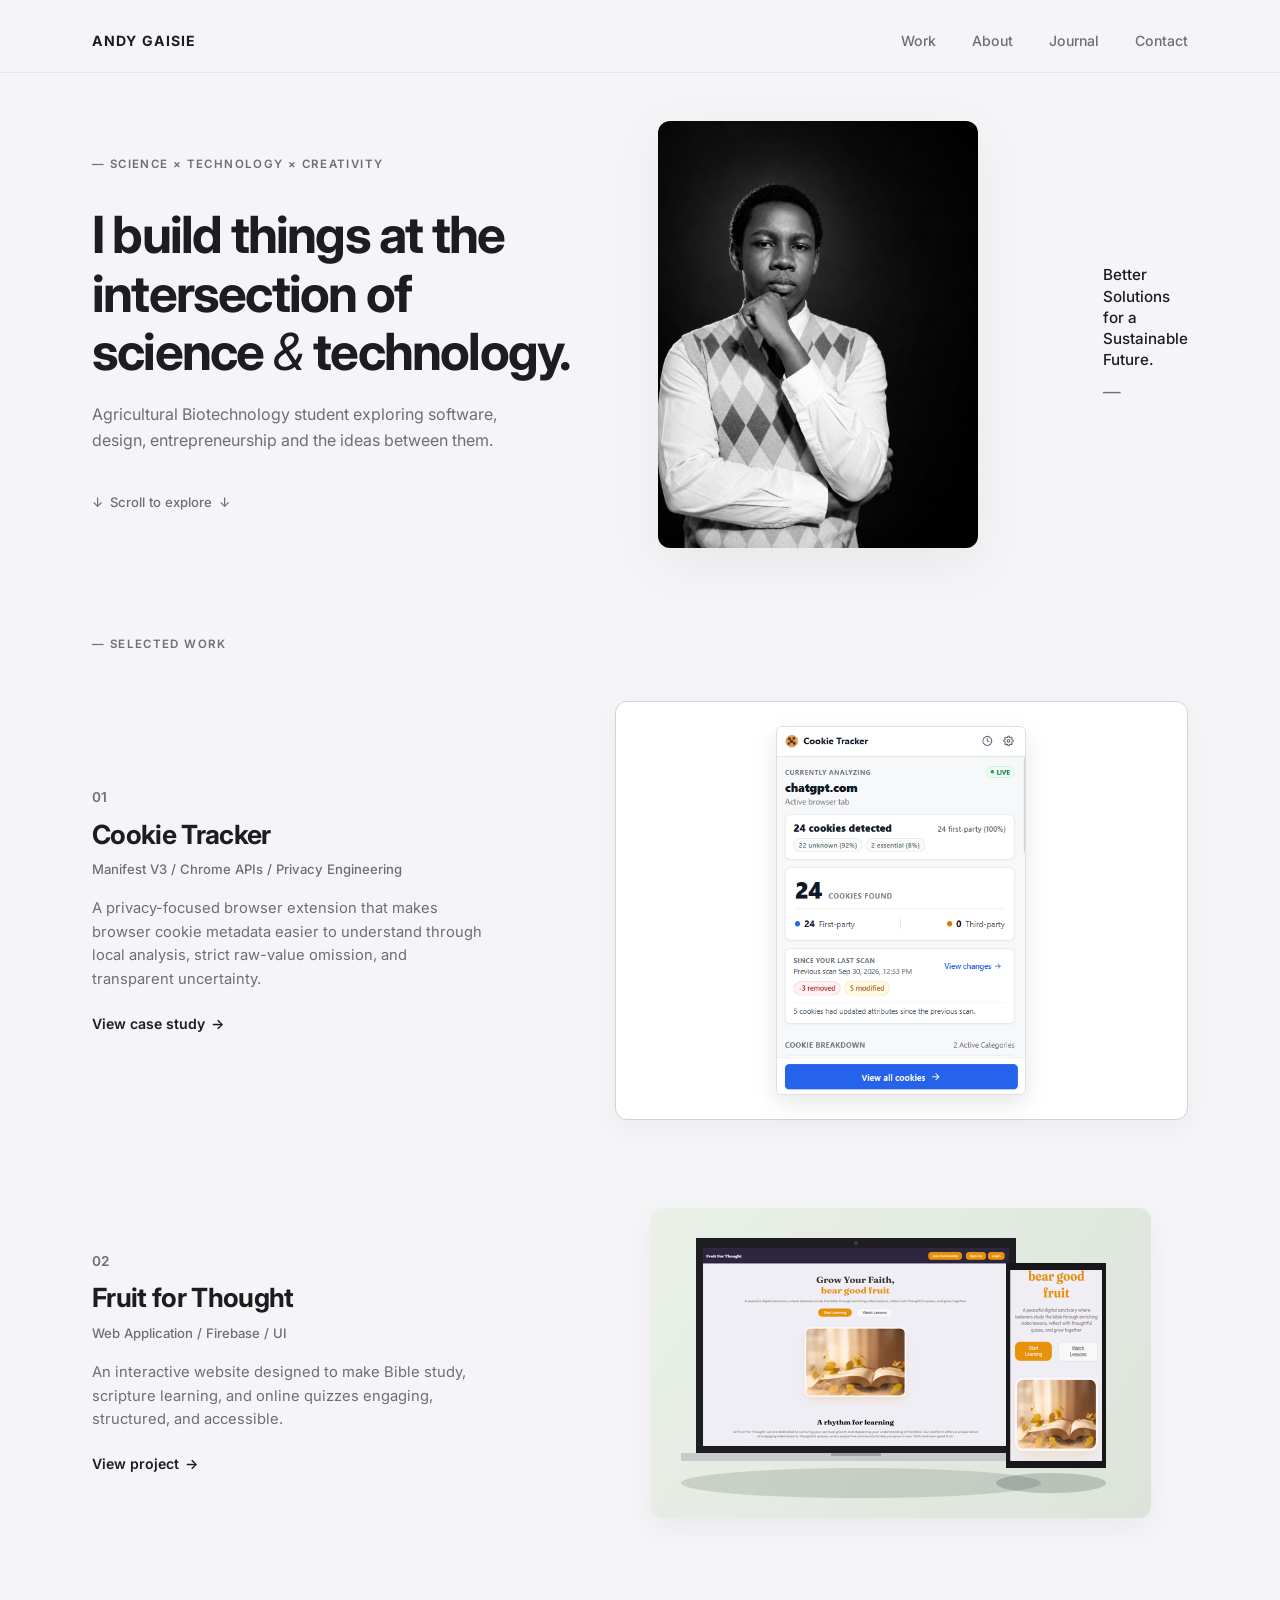
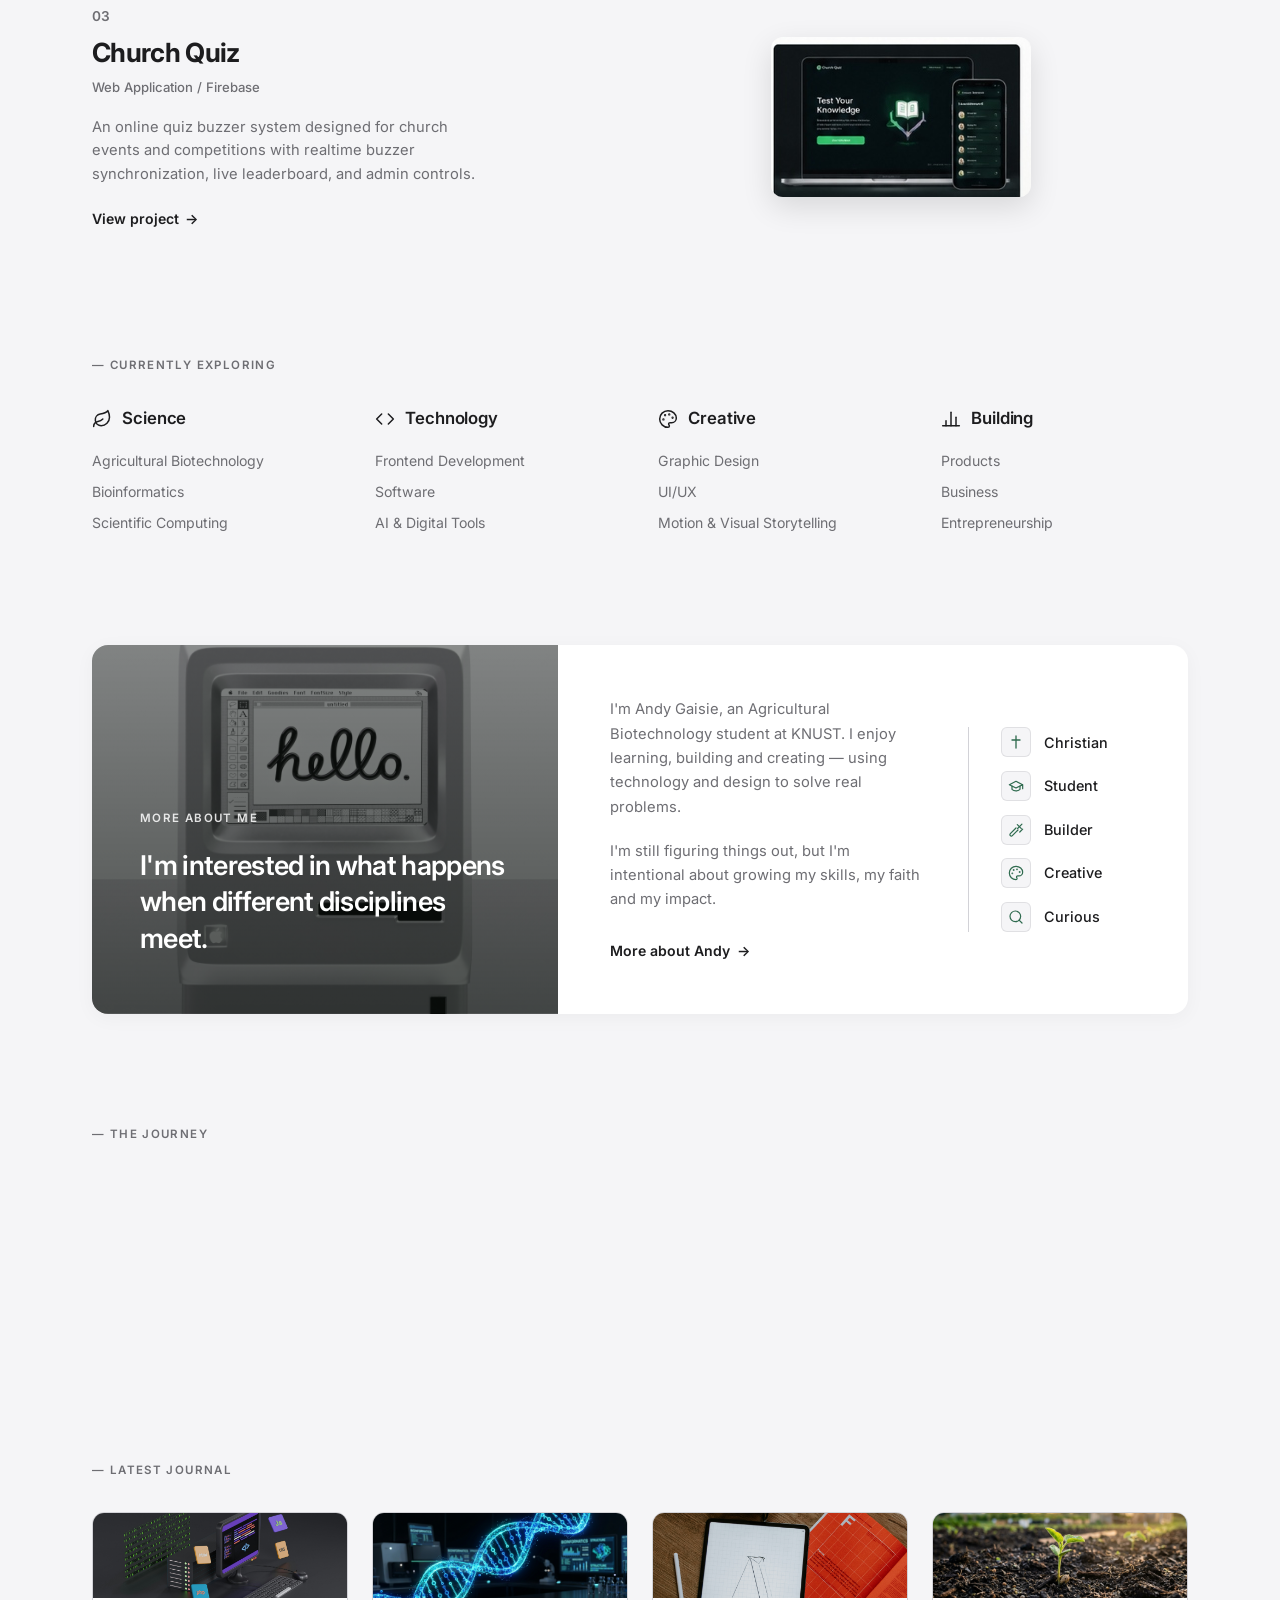
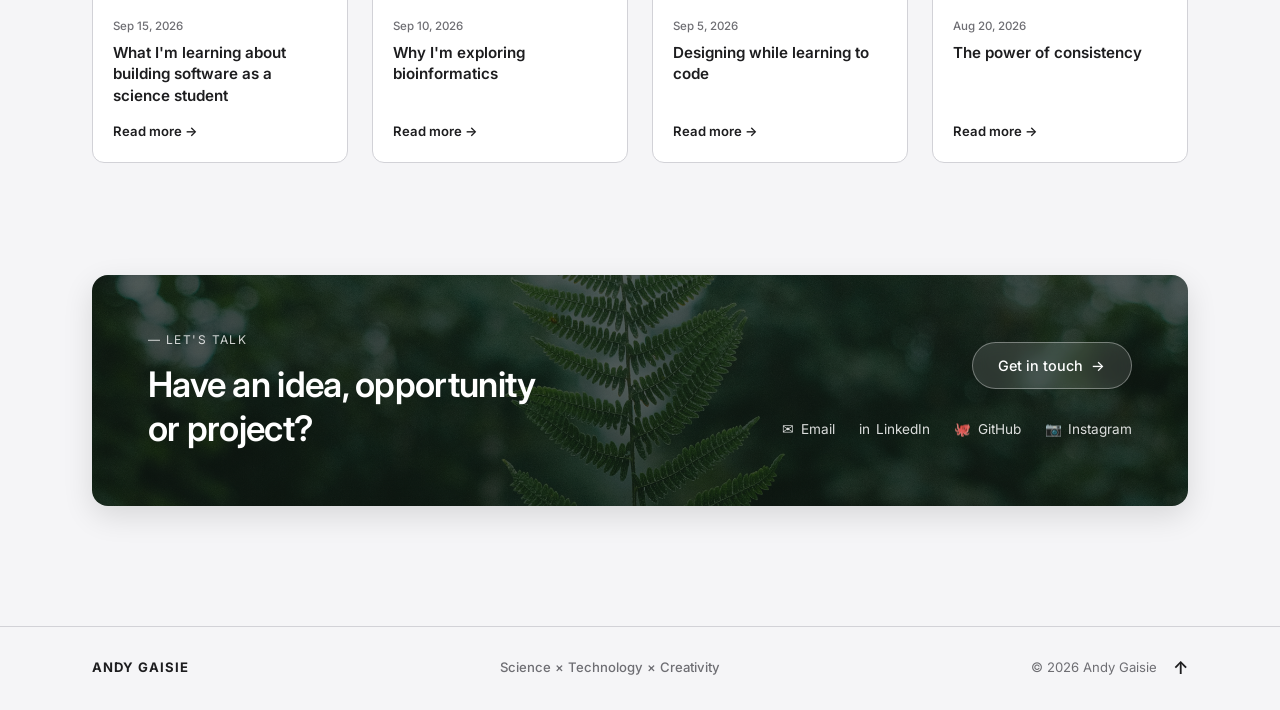
<file: index.html>
<!DOCTYPE html>
<html lang="en">
<head>
    <meta charset="UTF-8">
    <meta name="viewport" content="width=device-width, initial-scale=1.0">
    <title>Andy Gaisie - Science x Technology x Creativity</title>
    <link rel="preconnect" href="https://fonts.googleapis.com">
    <link rel="preconnect" href="https://fonts.gstatic.com" crossorigin>
    <link href="https://fonts.googleapis.com/css2?family=Inter:wght@300;400;500;600;700&display=swap" rel="stylesheet">
    <link rel="stylesheet" href="css/style.css">
    <link rel="stylesheet" href="css/components.css">
    <link rel="stylesheet" href="css/responsive.css">
</head>
<body>
    <!-- Top Navigation -->
    <header class="header">
        <div class="nav-container">
            <a href="index.html" class="brand-logo">ANDY GAISIE</a>
            <nav class="nav-menu">
                <a href="work.html" class="nav-link">Work</a>
                <a href="about.html" class="nav-link">About</a>
                <a href="journal.html" class="nav-link">Journal</a>
                <a href="contact.html" class="nav-link">Contact</a>
            </nav>
        </div>
    </header>

    <main class="main-content">
        <!-- Hero Section -->
        <section class="hero-section" id="hero">
            <div class="hero-left">
                <p class="section-tag">— SCIENCE × TECHNOLOGY × CREATIVITY</p>
                <h1 class="hero-title">
                    I build things at the<br>
                    intersection of<br>
                    science <em>&amp;</em> technology.
                </h1>
                <p class="hero-subtitle">
                    Agricultural Biotechnology student exploring software,<br>
                    design, entrepreneurship and the ideas between them.
                </p>
                <a href="work.html" class="scroll-explore">
                    <span class="arrow-down">↓</span> Scroll to explore <span class="arrow-down">↓</span>
                </a>
            </div>

            <div class="hero-center">
                <div class="plant-frame">
                    <img src="assets/My Pic.jpg" alt="Botanical leaf representing biotechnology" class="plant-image">
                </div>
            </div>

            <div class="hero-right">
                <div class="sustainable-tagline">
                    <p>Better<br>Solutions<br>for a<br>Sustainable<br>Future.</p>
                    <span class="tagline-dash">—</span>
                </div>
            </div>
        </section>

        <!-- Selected Work Section -->
        <section class="selected-work-section" id="work">
            <p class="section-tag">— SELECTED WORK</p>

            <div class="work-grid">
                <!-- Project 01: Cookie Tracker -->
                <article class="work-card">
                    <div class="work-info">
                        <span class="project-index">01</span>
                        <h2 class="project-name">Cookie Tracker</h2>
                        <p class="project-tech">Manifest V3 / Chrome APIs / Privacy Engineering</p>
                        <p class="project-summary">
                            A privacy-focused browser extension that makes browser cookie metadata easier to understand through local analysis, strict raw-value omission, and transparent uncertainty.
                        </p>
                        <a href="projects/cookie-tracker.html" class="view-project-link">
                            View case study <span class="link-arrow">→</span>
                        </a>
                    </div>
                    <div class="work-mockup">
                        <a href="projects/cookie-tracker.html" style="display: flex; justify-content: center; width: 100%; background: var(--white); border: 1px solid var(--border); border-radius: var(--radius-md); padding: 1.5rem; box-shadow: 0 10px 30px rgba(0,0,0,0.04);">
                            <img src="projects/cookie-tracker/overview.png" alt="Cookie Tracker browser extension popup" style="max-width: 250px; width: 100%; border-radius: var(--radius-sm); box-shadow: 0 8px 24px rgba(0,0,0,0.1); border: 1px solid rgba(210,210,215,0.7);">
                        </a>
                    </div>
                </article>

                <!-- Project 02: Fruit for Thought -->
                <article class="work-card">
                    <div class="work-info">
                        <span class="project-index">02</span>
                        <h2 class="project-name">Fruit for Thought</h2>
                        <p class="project-tech">Web Application / Firebase / UI</p>
                        <p class="project-summary">
                            An interactive website designed to make Bible study, scripture learning, and online quizzes engaging, structured, and accessible.
                        </p>
                        <a href="projects/fruit-for-thought.html" class="view-project-link">
                            View project <span class="link-arrow">→</span>
                        </a>
                    </div>
                    <div class="work-mockup">
                        <a href="projects/fruit-for-thought.html">
                            <img src="assets/images/fruit-mockup.png" alt="Fruit for Thought app on laptop and smartphone" class="mockup-img">
                        </a>
                    </div>
                </article>

                <!-- Project 03: Church Quiz -->
                <article class="work-card">
                    <div class="work-info">
                        <span class="project-index">03</span>
                        <h2 class="project-name">Church Quiz</h2>
                        <p class="project-tech">Web Application / Firebase</p>
                        <p class="project-summary">
                            An online quiz buzzer system designed for church events and competitions with realtime buzzer synchronization, live leaderboard, and admin controls.
                        </p>
                        <a href="projects/church-quiz.html" class="view-project-link">
                            View project <span class="link-arrow">→</span>
                        </a>
                    </div>
                    <div class="work-mockup">
                        <a href="projects/church-quiz.html">
                            <img src="assets/images/quiz-mockup.png" alt="Church Quiz app on laptop and smartphone" class="mockup-img dark-mockup">
                        </a>
                    </div>
                </article>
            </div>
        </section>

        <!-- Currently Exploring Section -->
        <section class="exploring-section">
            <p class="section-tag">— CURRENTLY EXPLORING</p>

            <div class="exploring-grid">
                <!-- Column 1: Science -->
                <div class="exploring-col">
                    <div class="exploring-header">
                        <div class="exploring-icon">
                            <svg width="20" height="20" viewBox="0 0 24 24" fill="none" stroke="currentColor" stroke-width="1.8" stroke-linecap="round" stroke-linejoin="round">
                                <path d="M11 20A7 7 0 0 1 9.8 6.1C15.5 5 17 4.48 19 2c1 2 2 4.18 2 8 0 5.5-4.78 10-10 10Z"/>
                                <path d="M2 21c0-3 1.85-5.36 5.08-6C9.5 14.52 12 13 13 12"/>
                            </svg>
                        </div>
                        <h3 class="exploring-title">Science</h3>
                    </div>
                    <ul class="exploring-list">
                        <li>Agricultural Biotechnology</li>
                        <li>Bioinformatics</li>
                        <li>Scientific Computing</li>
                    </ul>
                </div>

                <!-- Column 2: Technology -->
                <div class="exploring-col">
                    <div class="exploring-header">
                        <div class="exploring-icon">
                            <svg width="20" height="20" viewBox="0 0 24 24" fill="none" stroke="currentColor" stroke-width="1.8" stroke-linecap="round" stroke-linejoin="round">
                                <polyline points="16 18 22 12 16 6"/>
                                <polyline points="8 6 2 12 8 18"/>
                            </svg>
                        </div>
                        <h3 class="exploring-title">Technology</h3>
                    </div>
                    <ul class="exploring-list">
                        <li>Frontend Development</li>
                        <li>Software</li>
                        <li>AI &amp; Digital Tools</li>
                    </ul>
                </div>

                <!-- Column 3: Creative -->
                <div class="exploring-col">
                    <div class="exploring-header">
                        <div class="exploring-icon">
                            <svg width="20" height="20" viewBox="0 0 24 24" fill="none" stroke="currentColor" stroke-width="1.8" stroke-linecap="round" stroke-linejoin="round">
                                <circle cx="13.5" cy="6.5" r=".5" fill="currentColor"/>
                                <circle cx="17.5" cy="10.5" r=".5" fill="currentColor"/>
                                <circle cx="8.5" cy="7.5" r=".5" fill="currentColor"/>
                                <circle cx="6.5" cy="12.5" r=".5" fill="currentColor"/>
                                <path d="M12 2C6.5 2 2 6.5 2 12s4.5 10 10 10c.926 0 1.648-.746 1.648-1.688 0-.437-.18-.835-.437-1.125-.29-.289-.438-.652-.438-1.125a1.64 1.64 0 0 1 1.668-1.668h1.996c3.051 0 5.555-2.503 5.555-5.554C21.965 6.012 17.461 2 12 2z"/>
                            </svg>
                        </div>
                        <h3 class="exploring-title">Creative</h3>
                    </div>
                    <ul class="exploring-list">
                        <li>Graphic Design</li>
                        <li>UI/UX</li>
                        <li>Motion &amp; Visual Storytelling</li>
                    </ul>
                </div>

                <!-- Column 4: Building -->
                <div class="exploring-col">
                    <div class="exploring-header">
                        <div class="exploring-icon">
                            <svg width="20" height="20" viewBox="0 0 24 24" fill="none" stroke="currentColor" stroke-width="1.8" stroke-linecap="round" stroke-linejoin="round">
                                <line x1="18" y1="20" x2="18" y2="10"/>
                                <line x1="12" y1="20" x2="12" y2="4"/>
                                <line x1="6" y1="20" x2="6" y2="14"/>
                                <line x1="2" y1="20" x2="22" y2="20"/>
                            </svg>
                        </div>
                        <h3 class="exploring-title">Building</h3>
                    </div>
                    <ul class="exploring-list">
                        <li>Products</li>
                        <li>Business</li>
                        <li>Entrepreneurship</li>
                    </ul>
                </div>
            </div>
        </section>

        <!-- More About Me Section -->
        <section class="about-container" id="about">
            <div class="about-card">
                <!-- Left Banner with Mountain Image -->
                <div class="about-hero-side">
                    <div class="about-overlay">
                        <span class="about-lead-tag">MORE ABOUT ME</span>
                        <h2 class="about-lead-title">
                            I'm interested in what happens when different disciplines meet.
                        </h2>
                    </div>
                </div>

                <!-- Right Side Information -->
                <div class="about-details-side">
                    <div class="about-bio">
                        <p class="bio-text">
                            I'm Andy Gaisie, an Agricultural Biotechnology student at KNUST. I enjoy learning, building and creating — using technology and design to solve real problems.
                        </p>
                        <p class="bio-text">
                            I'm still figuring things out, but I'm intentional about growing my skills, my faith and my impact.
                        </p>
                        <a href="about.html" class="about-more-link">
                            More about Andy <span class="link-arrow">→</span>
                        </a>
                    </div>

                    <div class="about-attributes">
                        <div class="attribute-item">
                            <span class="attr-icon" aria-hidden="true">
                                <svg width="16" height="16" viewBox="0 0 24 24" fill="none" stroke="currentColor" stroke-width="2" stroke-linecap="round" stroke-linejoin="round">
                                    <line x1="12" y1="3" x2="12" y2="21"></line>
                                    <line x1="6" y1="9" x2="18" y2="9"></line>
                                </svg>
                            </span>
                            <span class="attr-label">Christian</span>
                        </div>
                        <div class="attribute-item">
                            <span class="attr-icon" aria-hidden="true">
                                <svg width="16" height="16" viewBox="0 0 24 24" fill="none" stroke="currentColor" stroke-width="1.8" stroke-linecap="round" stroke-linejoin="round">
                                    <path d="M22 10v6M2 10l10-5 10 5-10 5z"></path>
                                    <path d="M6 12v5c3 3 9 3 12 0v-5"></path>
                                </svg>
                            </span>
                            <span class="attr-label">Student</span>
                        </div>
                        <div class="attribute-item">
                            <span class="attr-icon" aria-hidden="true">
                                <svg width="16" height="16" viewBox="0 0 24 24" fill="none" stroke="currentColor" stroke-width="1.8" stroke-linecap="round" stroke-linejoin="round">
                                    <path d="m15 12-8.5 8.5c-.83.83-2.17.83-3 0 0 0 0 0 0 0a2.12 2.12 0 0 1 0-3L12 9"></path>
                                    <path d="M17.64 15 22 10.64"></path>
                                    <path d="m20.91 3.26-6.5 6.5"></path>
                                    <path d="m14 4 6 6"></path>
                                </svg>
                            </span>
                            <span class="attr-label">Builder</span>
                        </div>
                        <div class="attribute-item">
                            <span class="attr-icon" aria-hidden="true">
                                <svg width="16" height="16" viewBox="0 0 24 24" fill="none" stroke="currentColor" stroke-width="1.8" stroke-linecap="round" stroke-linejoin="round">
                                    <circle cx="13.5" cy="6.5" r=".5" fill="currentColor"></circle>
                                    <circle cx="17.5" cy="10.5" r=".5" fill="currentColor"></circle>
                                    <circle cx="8.5" cy="7.5" r=".5" fill="currentColor"></circle>
                                    <circle cx="6.5" cy="12.5" r=".5" fill="currentColor"></circle>
                                    <path d="M12 2C6.5 2 2 6.5 2 12s4.5 10 10 10c.926 0 1.648-.746 1.648-1.688 0-.437-.18-.835-.437-1.125-.29-.289-.438-.652-.438-1.125a1.64 1.64 0 0 1 1.668-1.668h1.996c3.051 0 5.555-2.503 5.555-5.554C21.965 6.012 17.461 2 12 2z"></path>
                                </svg>
                            </span>
                            <span class="attr-label">Creative</span>
                        </div>
                        <div class="attribute-item">
                            <span class="attr-icon" aria-hidden="true">
                                <svg width="16" height="16" viewBox="0 0 24 24" fill="none" stroke="currentColor" stroke-width="1.8" stroke-linecap="round" stroke-linejoin="round">
                                    <circle cx="11" cy="11" r="8"></circle>
                                    <line x1="21" y1="21" x2="16.65" y2="16.65"></line>
                                </svg>
                            </span>
                            <span class="attr-label">Curious</span>
                        </div>
                    </div>
                </div>
            </div>
        </section>

        <!-- The Journey Section -->
        <section class="journey-section">
            <p class="section-tag">— THE JOURNEY</p>

            <div class="journey-layout">
                <!-- Timeline milestones -->
                <div class="journey-timeline">
                    <!-- Milestone 2026 (Active) -->
                    <div class="milestone-item active">
                        <div class="milestone-marker">
                            <span class="timeline-dot active-dot"></span>
                            <span class="timeline-line"></span>
                        </div>
                        <div class="milestone-content">
                            <h4 class="milestone-year">2026</h4>
                            <ul class="milestone-list">
                                <li>Agricultural Biotechnology</li>
                                <li>Rebuilding my coding skills</li>
                                <li>Growing Nexene Studio</li>
                                <li>Building my first portfolio</li>
                            </ul>
                        </div>
                    </div>

                    <!-- Milestone 2027 -->
                    <div class="milestone-item">
                        <div class="milestone-marker">
                            <span class="timeline-dot"></span>
                            <span class="timeline-line"></span>
                        </div>
                        <div class="milestone-content">
                            <h4 class="milestone-year">2027</h4>
                            <ul class="milestone-list">
                                <li>Expand technical skills</li>
                                <li>Work on bigger projects</li>
                                <li>More design opportunities</li>
                            </ul>
                        </div>
                    </div>

                    <!-- Milestone 2028 -->
                    <div class="milestone-item">
                        <div class="milestone-marker">
                            <span class="timeline-dot"></span>
                        </div>
                        <div class="milestone-content">
                            <h4 class="milestone-year">2028</h4>
                            <ul class="milestone-list">
                                <li>Build products</li>
                                <li>Create income streams</li>
                                <li>Greater impact</li>
                            </ul>
                        </div>
                    </div>
                </div>

                <!-- Quote Card -->
                <div class="journey-quote-card">
                    <div class="quote-content">
                        <blockquote class="journey-quote">
                            “The future belongs<br>to those who build it.”
                        </blockquote>
                        <span class="quote-dash">—</span>
                    </div>
                </div>
            </div>
        </section>

        <!-- Latest Journal Section -->
        <section class="journal-section" id="journal">
            <p class="section-tag">— LATEST JOURNAL</p>

            <div class="journal-grid journal-grid-4">
                <!-- Post 1 -->
                <article class="journal-post">
                    <div class="journal-thumb thumb-small">
                        <img src="assets/software dev.jpg" alt="3d Computer setup" class="thumb-img">
                    </div>
                    <div class="journal-meta">
                        <span class="journal-date">Sep 15, 2026</span>
                        <h4 class="journal-title">What I'm learning about building software as a science student</h4>
                        <a href="journal/building-software.html" class="read-more-link">Read more →</a>
                    </div>
                </article>

                <!-- Post 2 -->
                <article class="journal-post">
                    <div class="journal-thumb thumb-small">
                        <img src="assets/images/journal-dna.jpg" alt="Bioinformatics DNA structure" class="thumb-img">
                    </div>
                    <div class="journal-meta">
                        <span class="journal-date">Sep 10, 2026</span>
                        <h4 class="journal-title">Why I'm exploring bioinformatics</h4>
                        <a href="journal/bioinformatics.html" class="read-more-link">Read more →</a>
                    </div>
                </article>

                <!-- Post 3 -->
                <article class="journal-post">
                    <div class="journal-thumb thumb-small">
                        <img src="assets/images/designing.jpg" alt="Desk with notebooks and designs" class="thumb-img">
                    </div>
                    <div class="journal-meta">
                        <span class="journal-date">Sep 5, 2026</span>
                        <h4 class="journal-title">Designing while learning to code</h4>
                        <a href="journal/learning-to-code.html" class="read-more-link">Read more →</a>
                    </div>
                </article>

                <!-- Post 4 -->
                <article class="journal-post">
                    <div class="journal-thumb thumb-small">
                        <img src="assets/images/journal-seedling.jpg" alt="Seedling sprouting in soil" class="thumb-img">
                    </div>
                    <div class="journal-meta">
                        <span class="journal-date">Aug 20, 2026</span>
                        <h4 class="journal-title">The power of consistency</h4>
                        <a href="journal.html" class="read-more-link">Read more →</a>
                    </div>
                </article>
            </div>
        </section>

        <!-- Let's Talk Banner Section -->
        <section class="talk-section" id="contact">
            <div class="talk-banner">
                <div class="talk-left">
                    <p class="talk-tag">— LET'S TALK</p>
                    <h2 class="talk-title">Have an idea, opportunity<br>or project?</h2>
                </div>

                <div class="talk-right">
                    <a href="contact.html" class="get-in-touch-btn">
                        Get in touch <span class="btn-arrow">→</span>
                    </a>
                    <div class="social-links">
                        <a href="mailto:contact@andygaisie.com" class="social-item">
                            <span class="social-icon">✉</span> Email
                        </a>
                        <a href="https://linkedin.com" target="_blank" rel="noopener noreferrer" class="social-item">
                            <span class="social-icon">in</span> LinkedIn
                        </a>
                        <a href="https://github.com" target="_blank" rel="noopener noreferrer" class="social-item">
                            <span class="social-icon">🐙</span> GitHub
                        </a>
                        <a href="https://instagram.com" target="_blank" rel="noopener noreferrer" class="social-item">
                            <span class="social-icon">📷</span> Instagram
                        </a>
                    </div>
                </div>
            </div>
        </section>
    </main>

    <!-- Bottom Footer -->
    <footer class="footer">
        <div class="footer-inner">
            <div class="footer-brand">ANDY GAISIE</div>
            <div class="footer-center">Science × Technology × Creativity</div>
            <div class="footer-right">
                <span>&copy; 2026 Andy Gaisie</span>
                <a href="#hero" class="back-to-top" title="Back to top">↑</a>
            </div>
        </div>
    </footer>

    <script src="js/main.js"></script>
    <script src="js/navigation.js"></script>
    <script src="js/animations.js"></script>
</body>
</html>
</file>
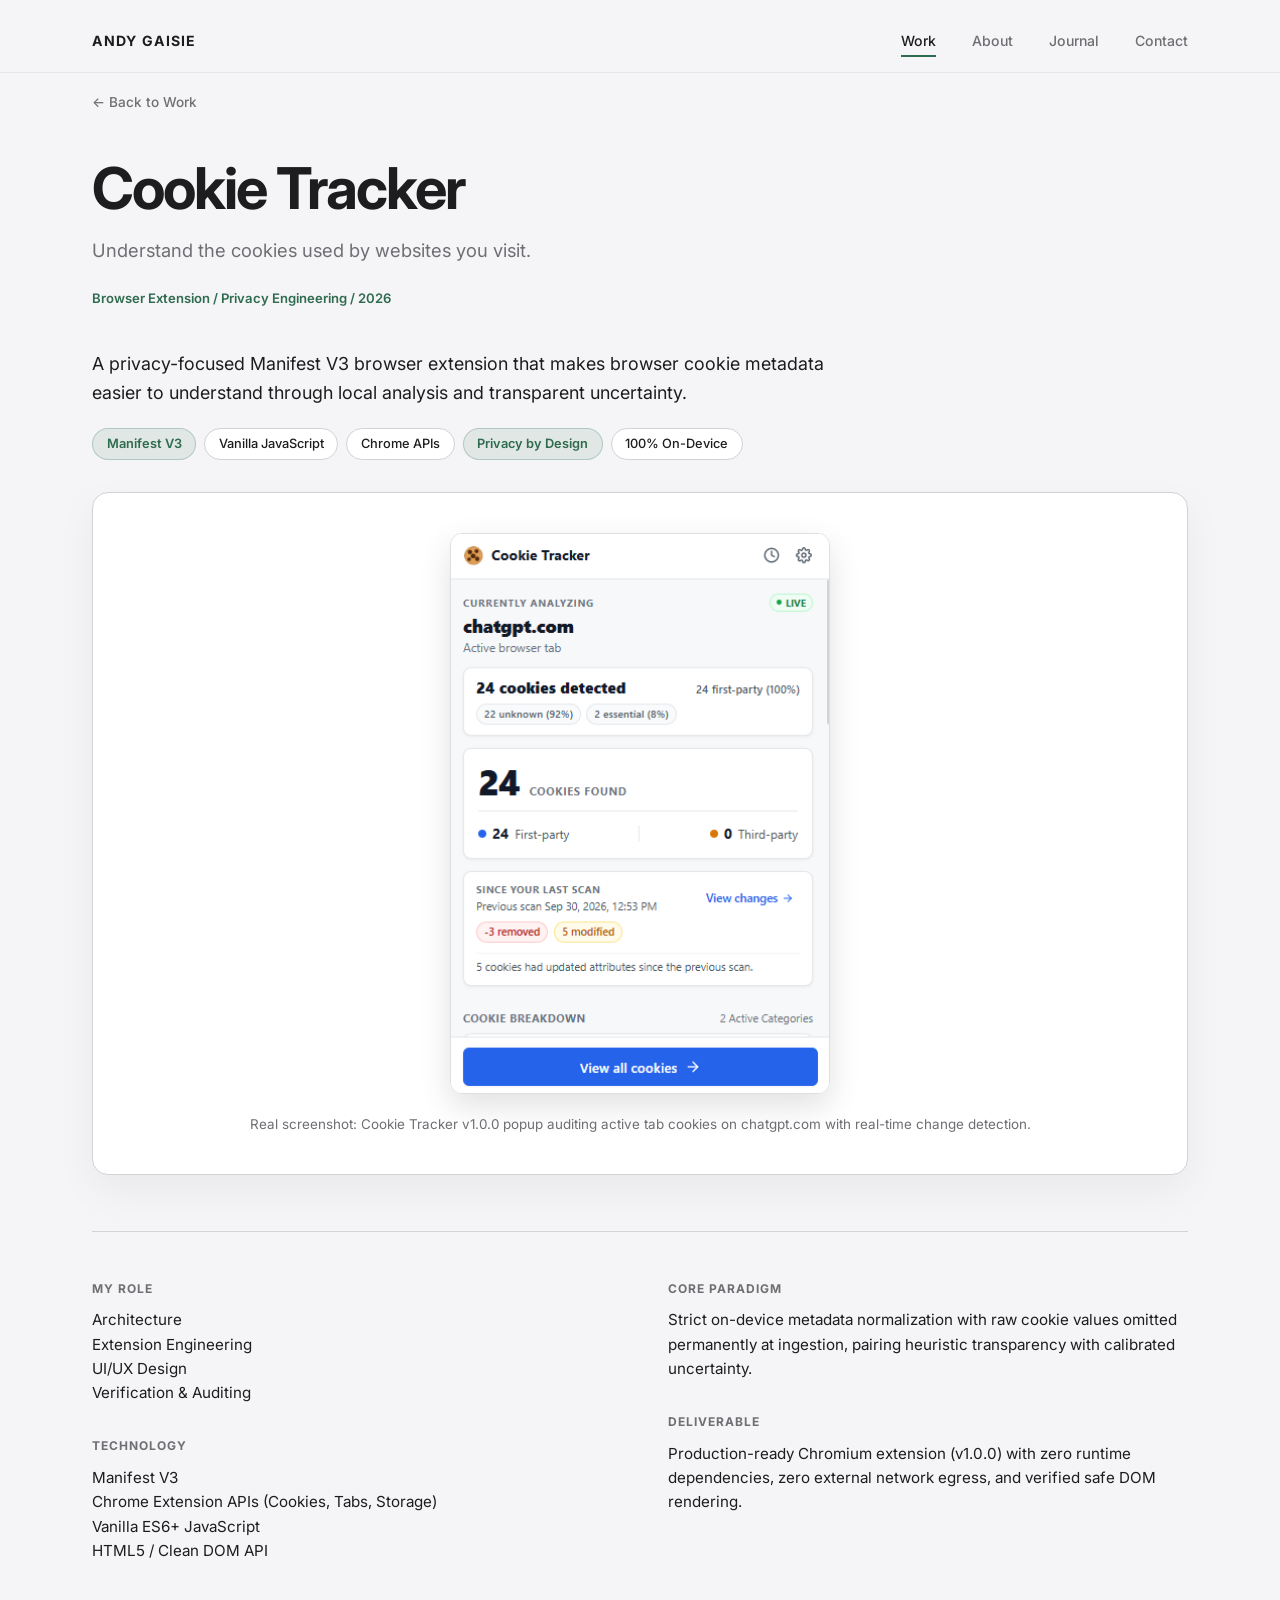
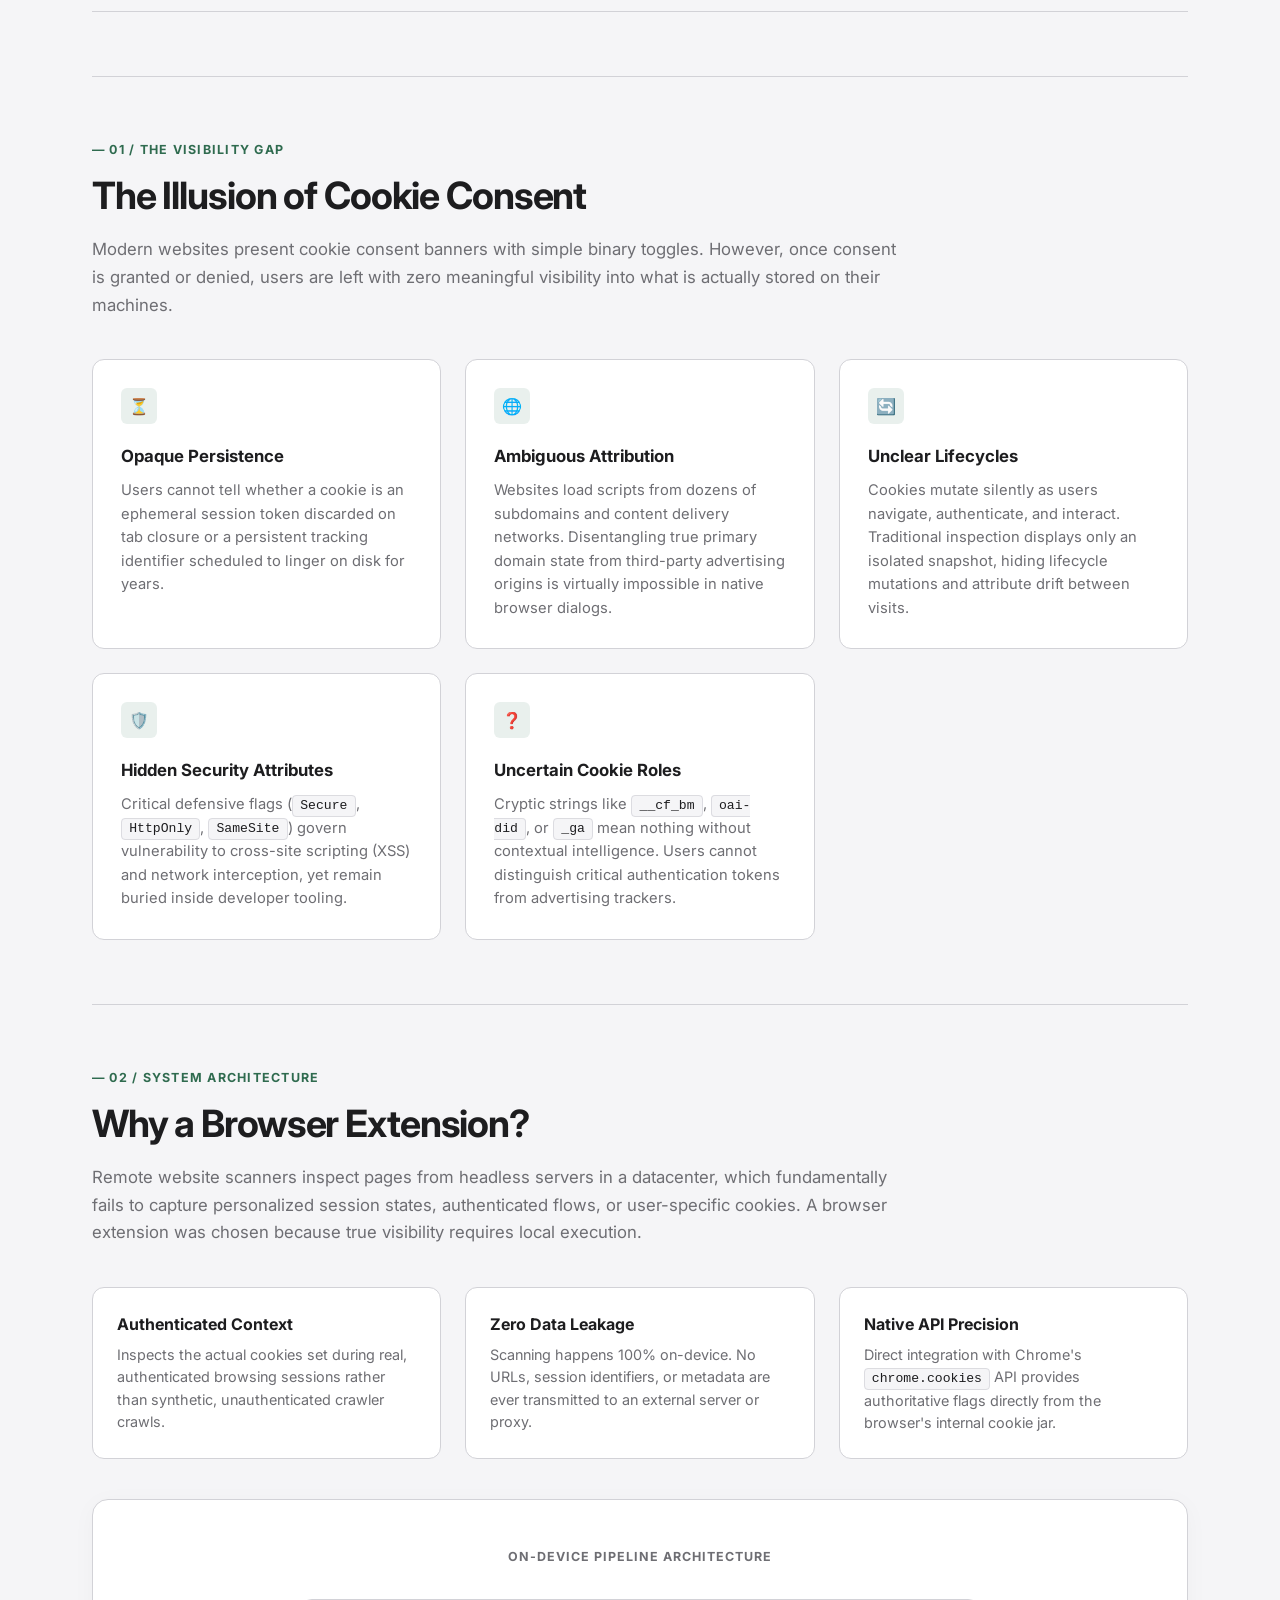
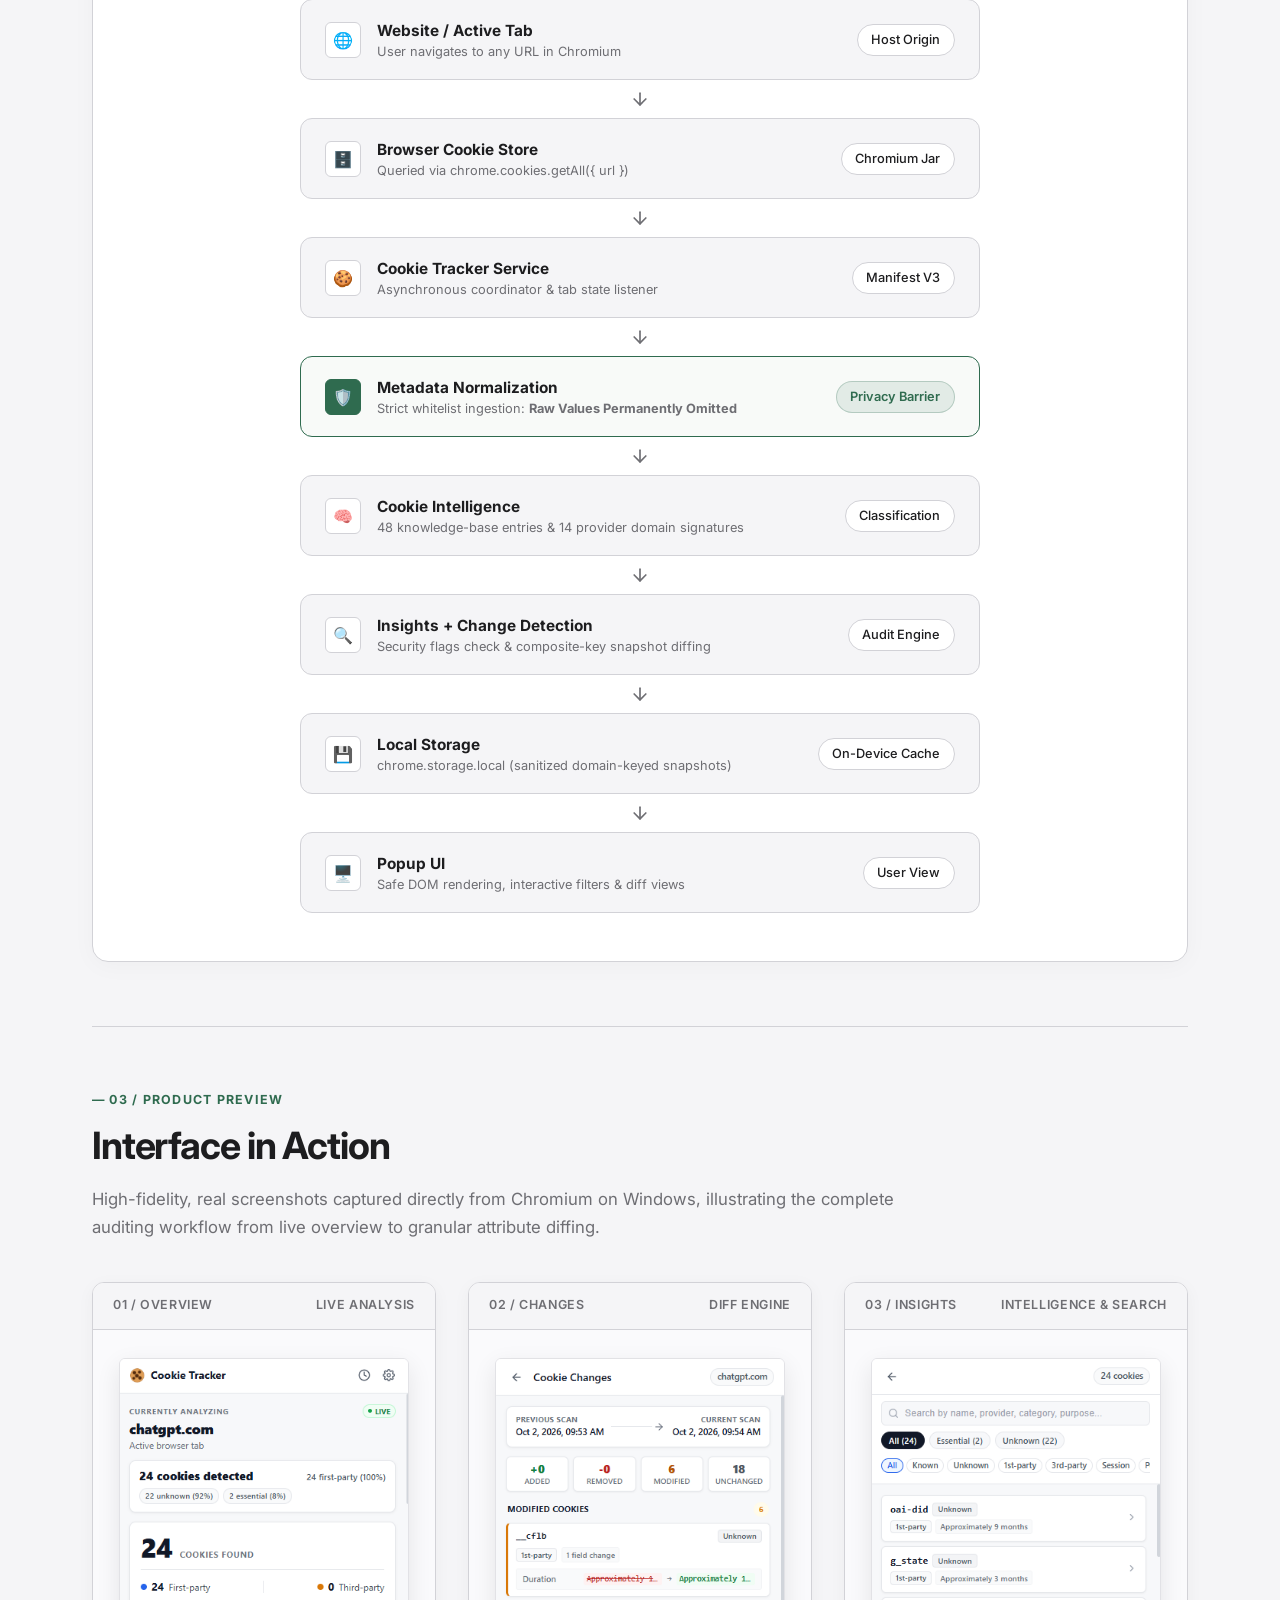
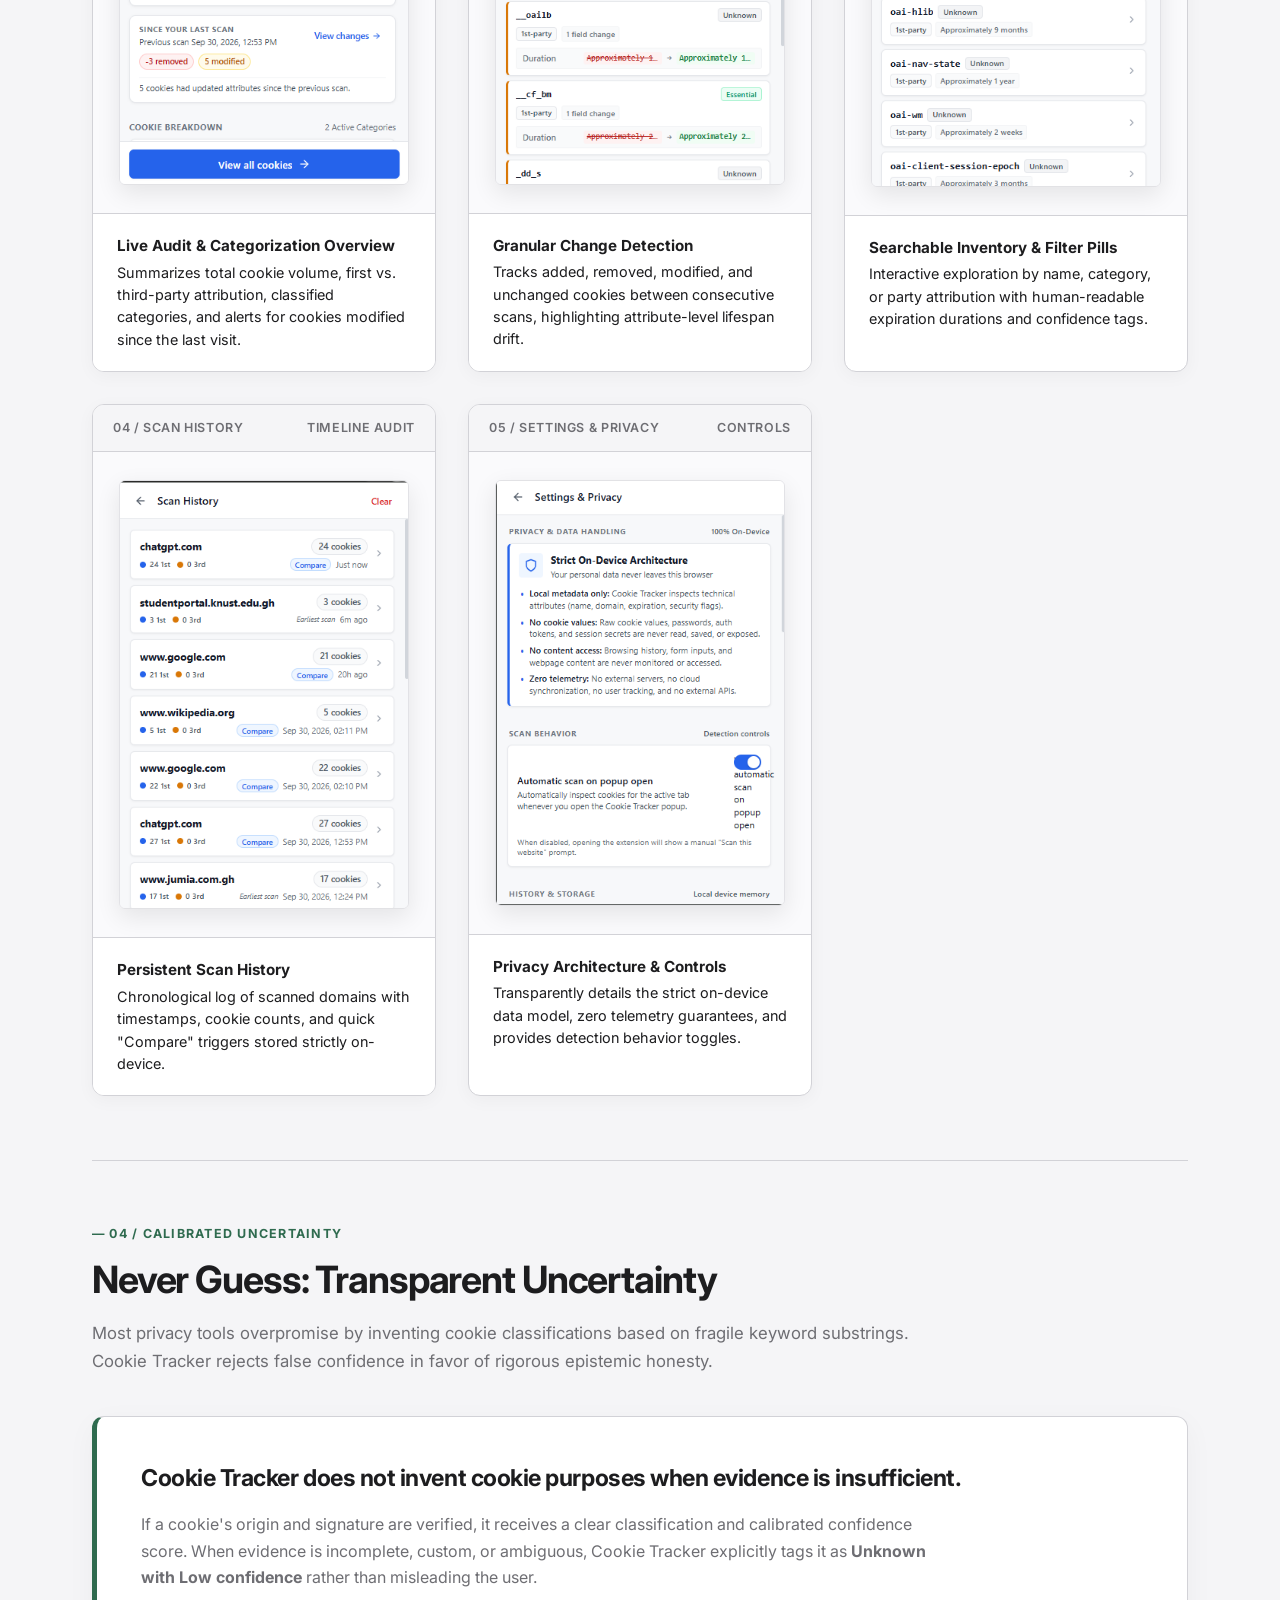
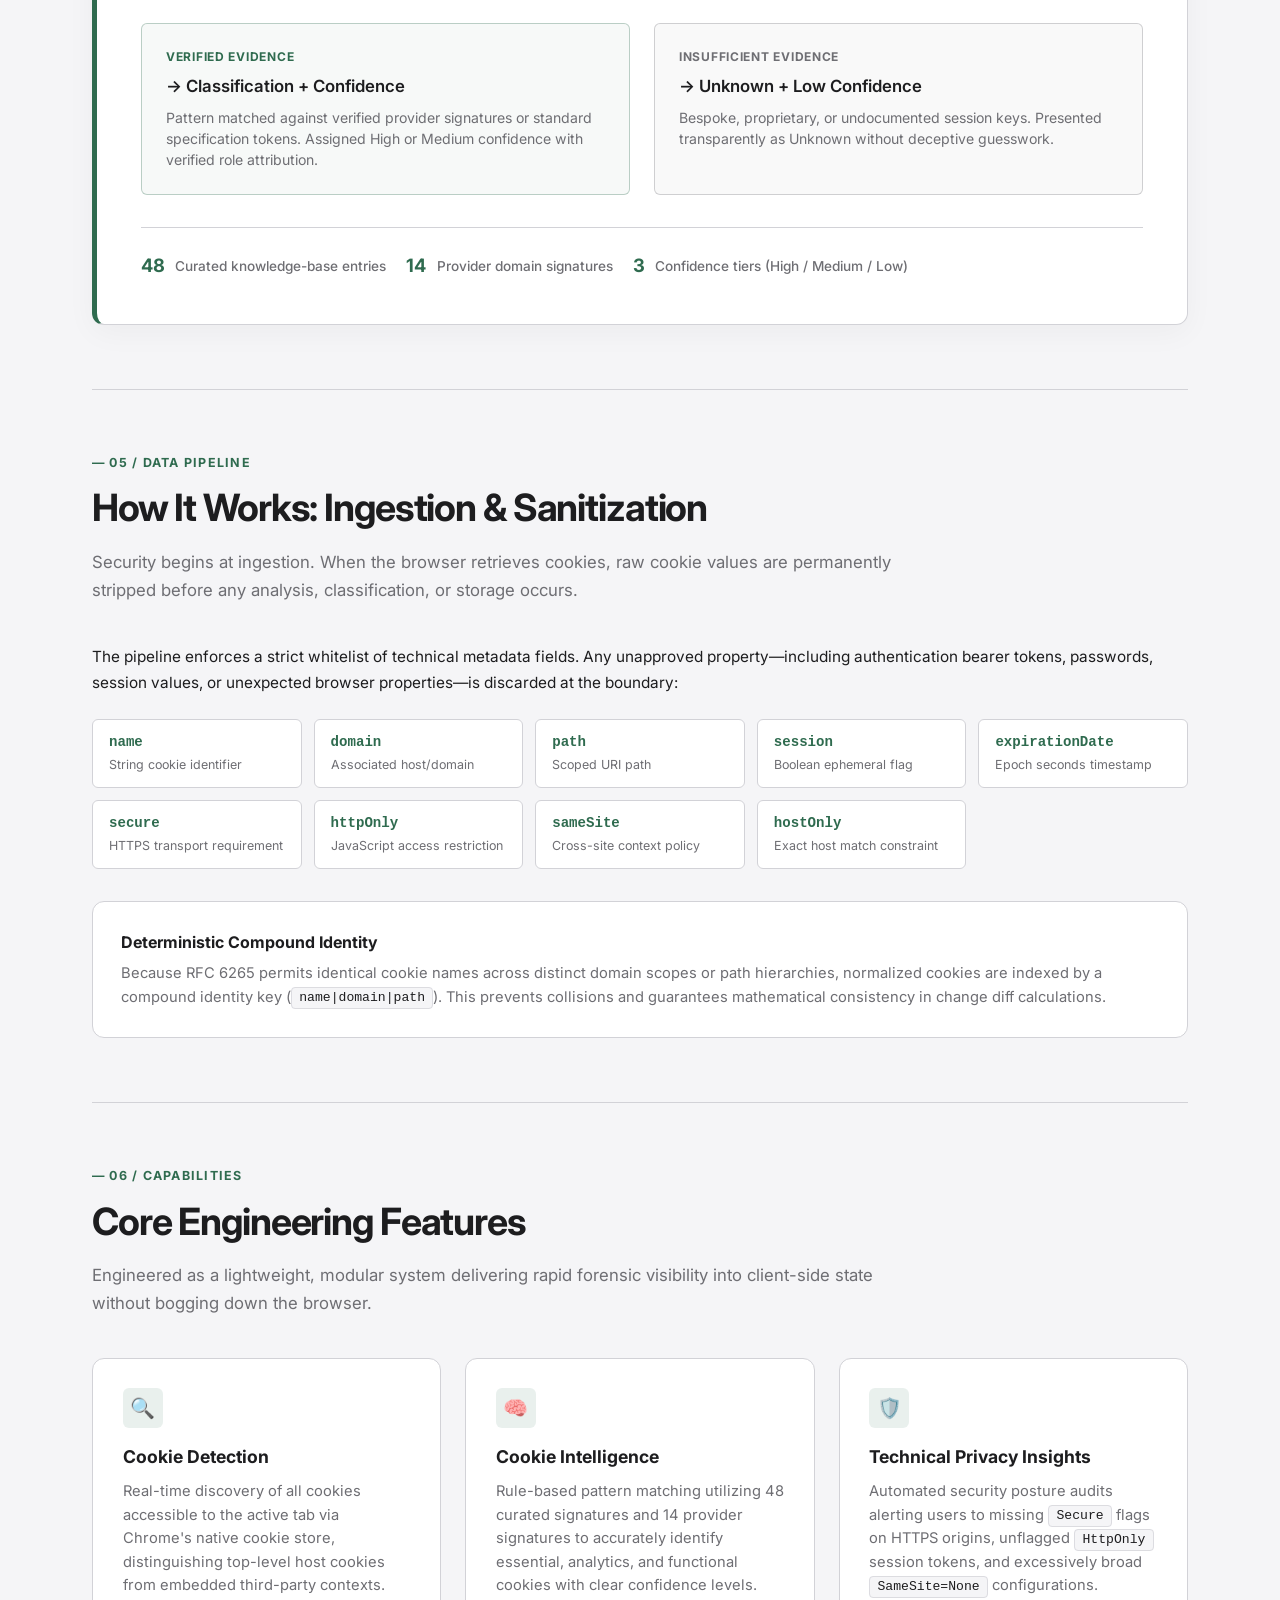
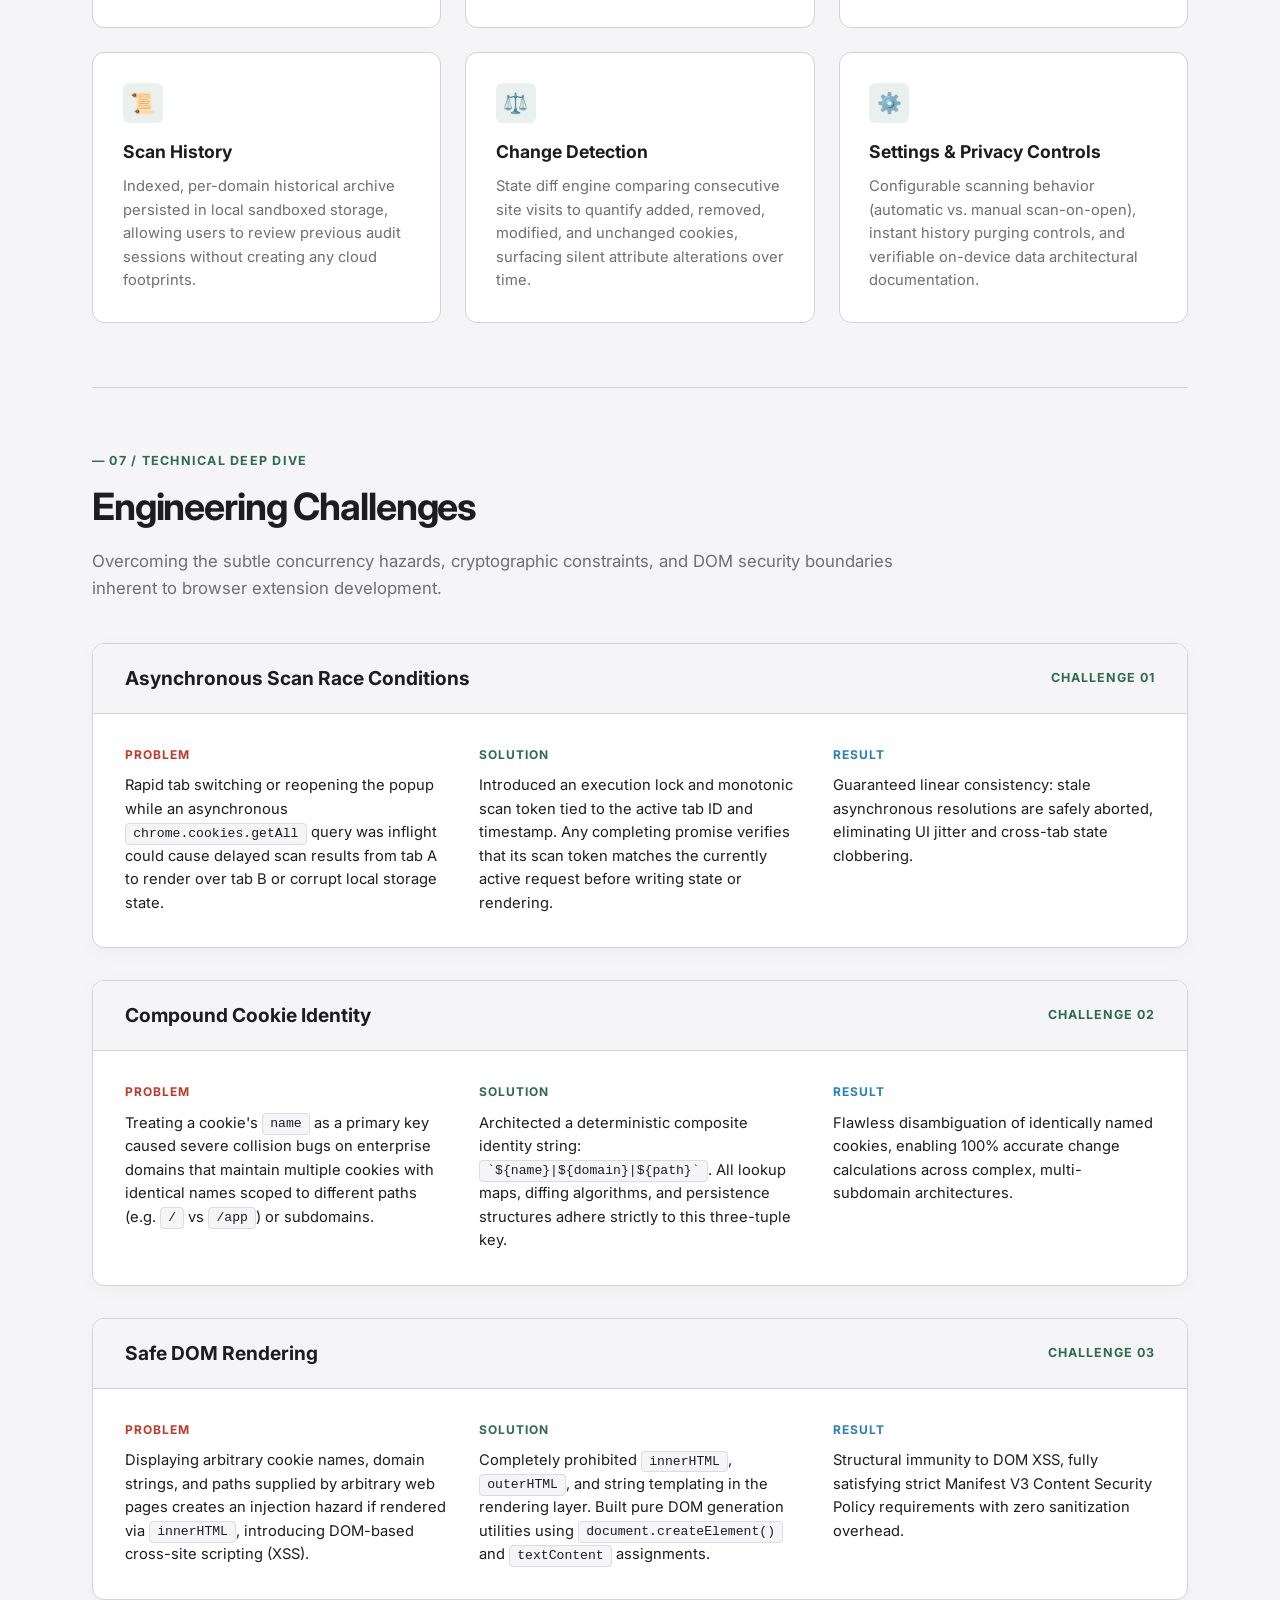
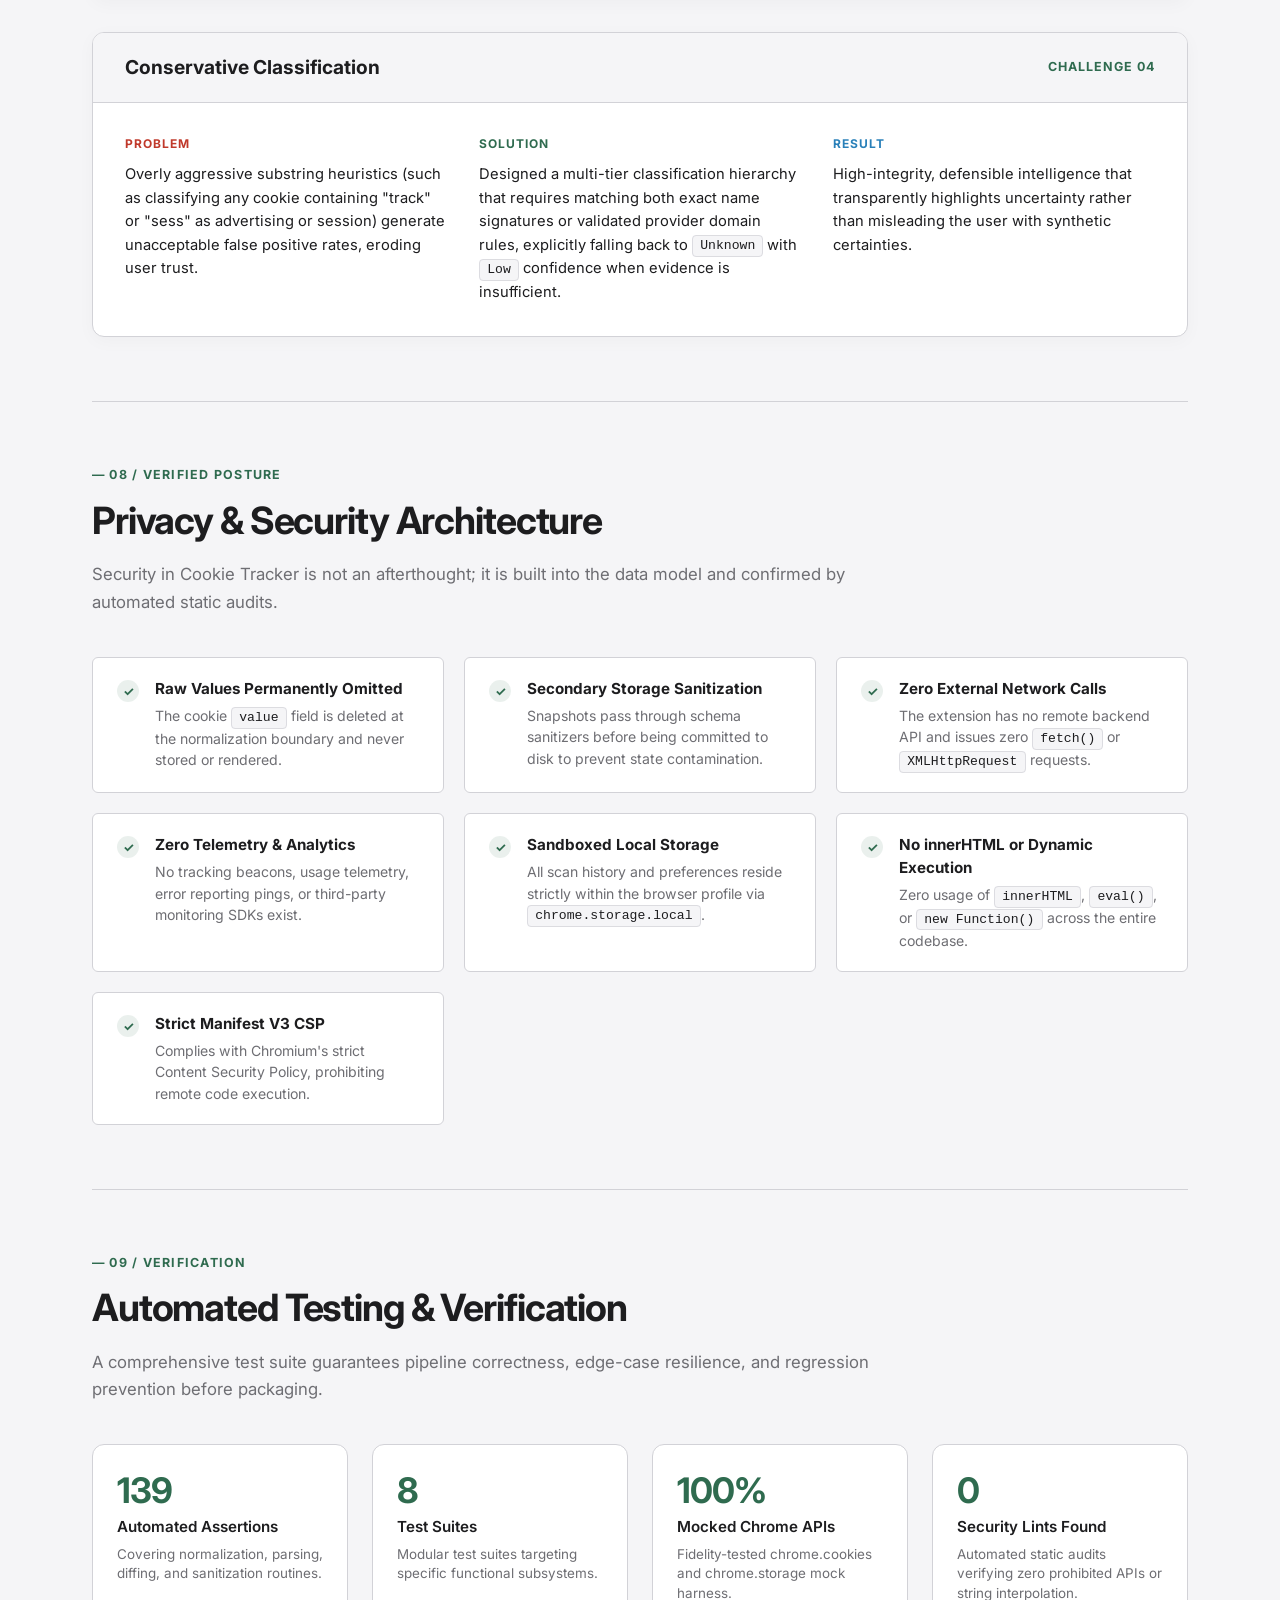
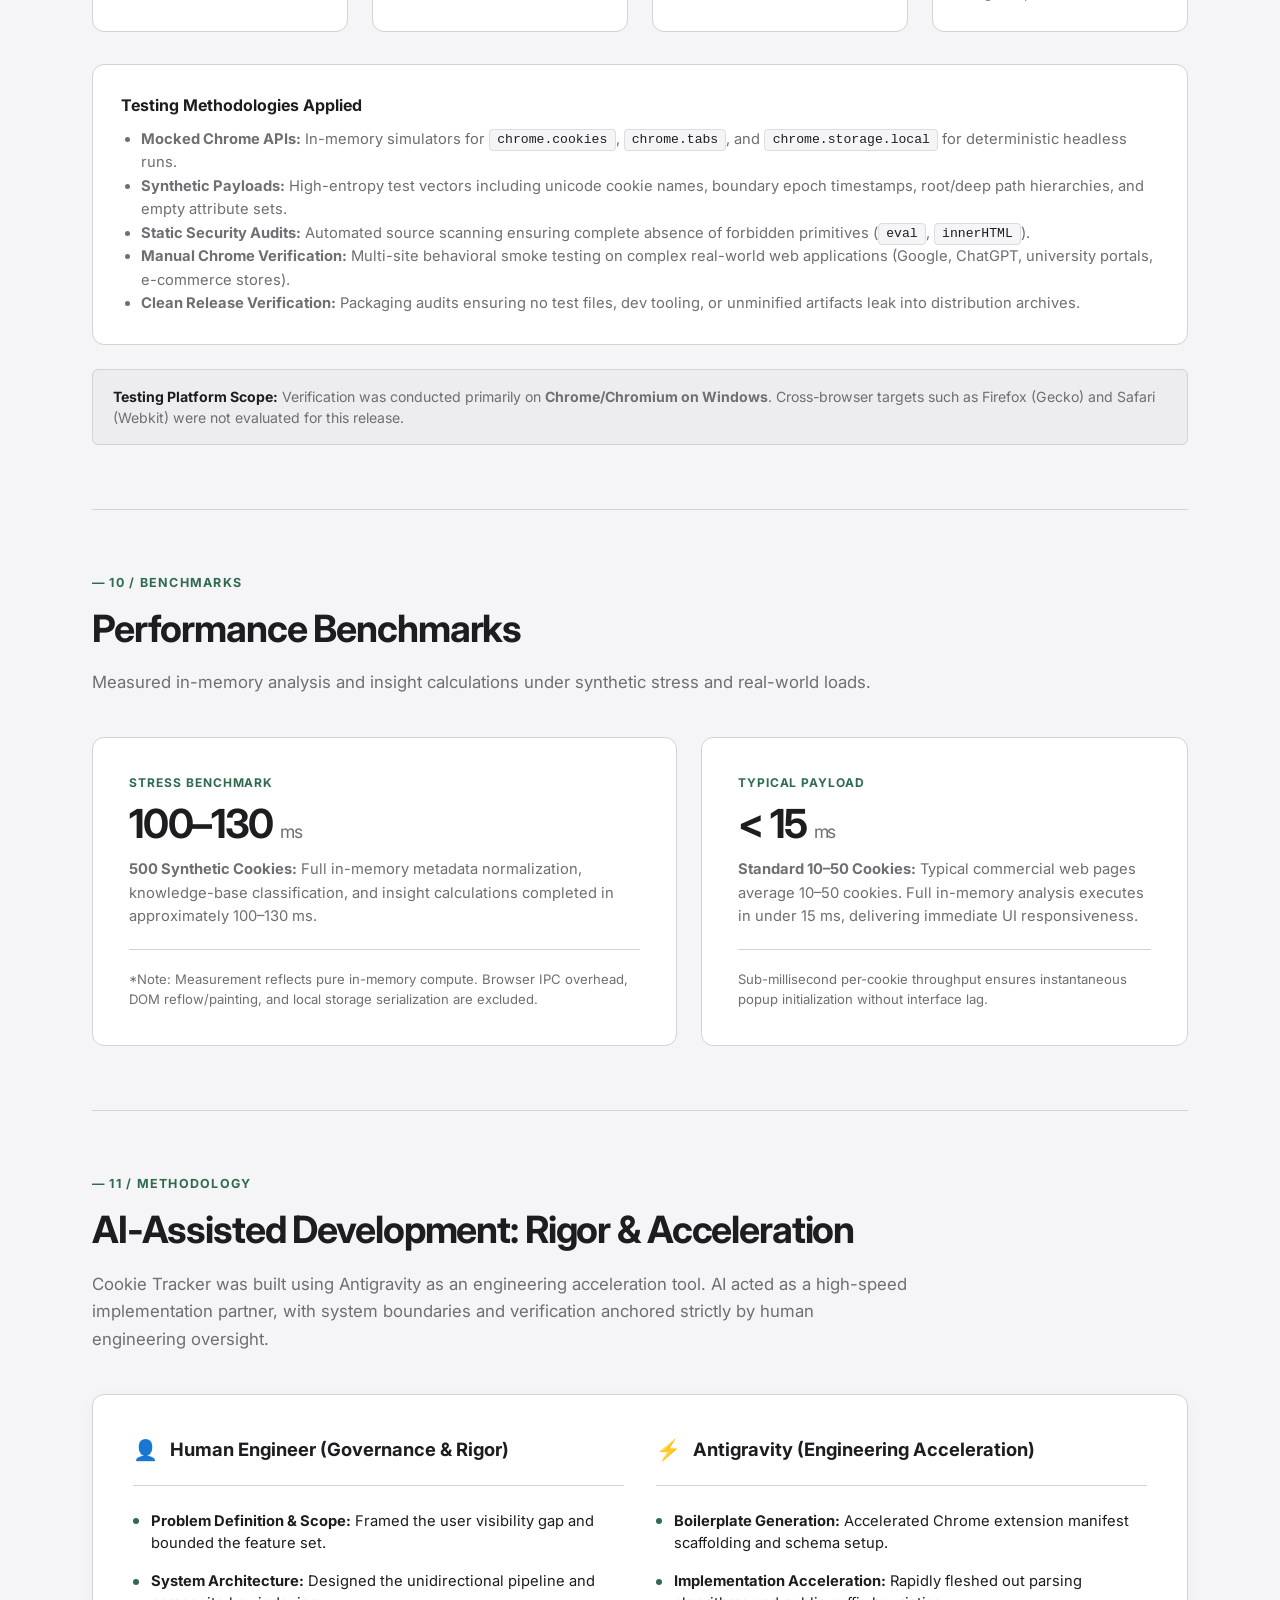
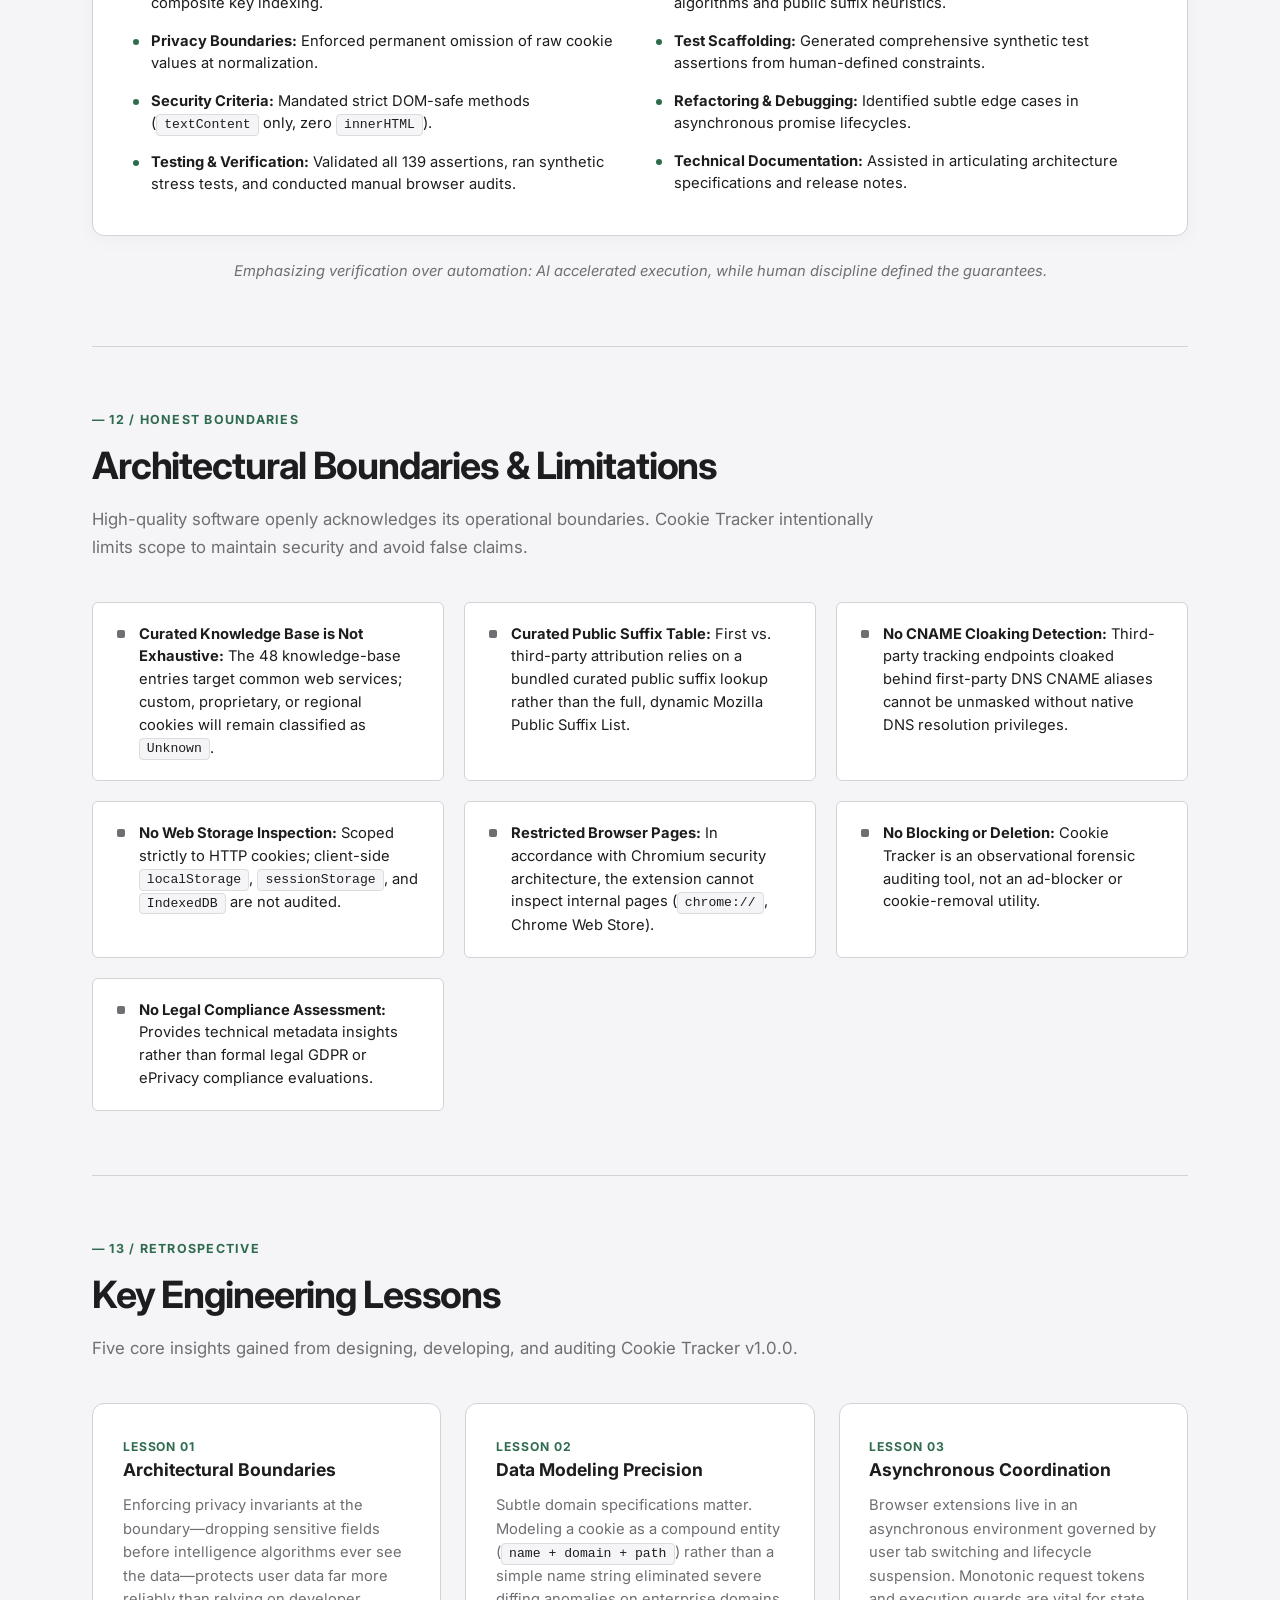
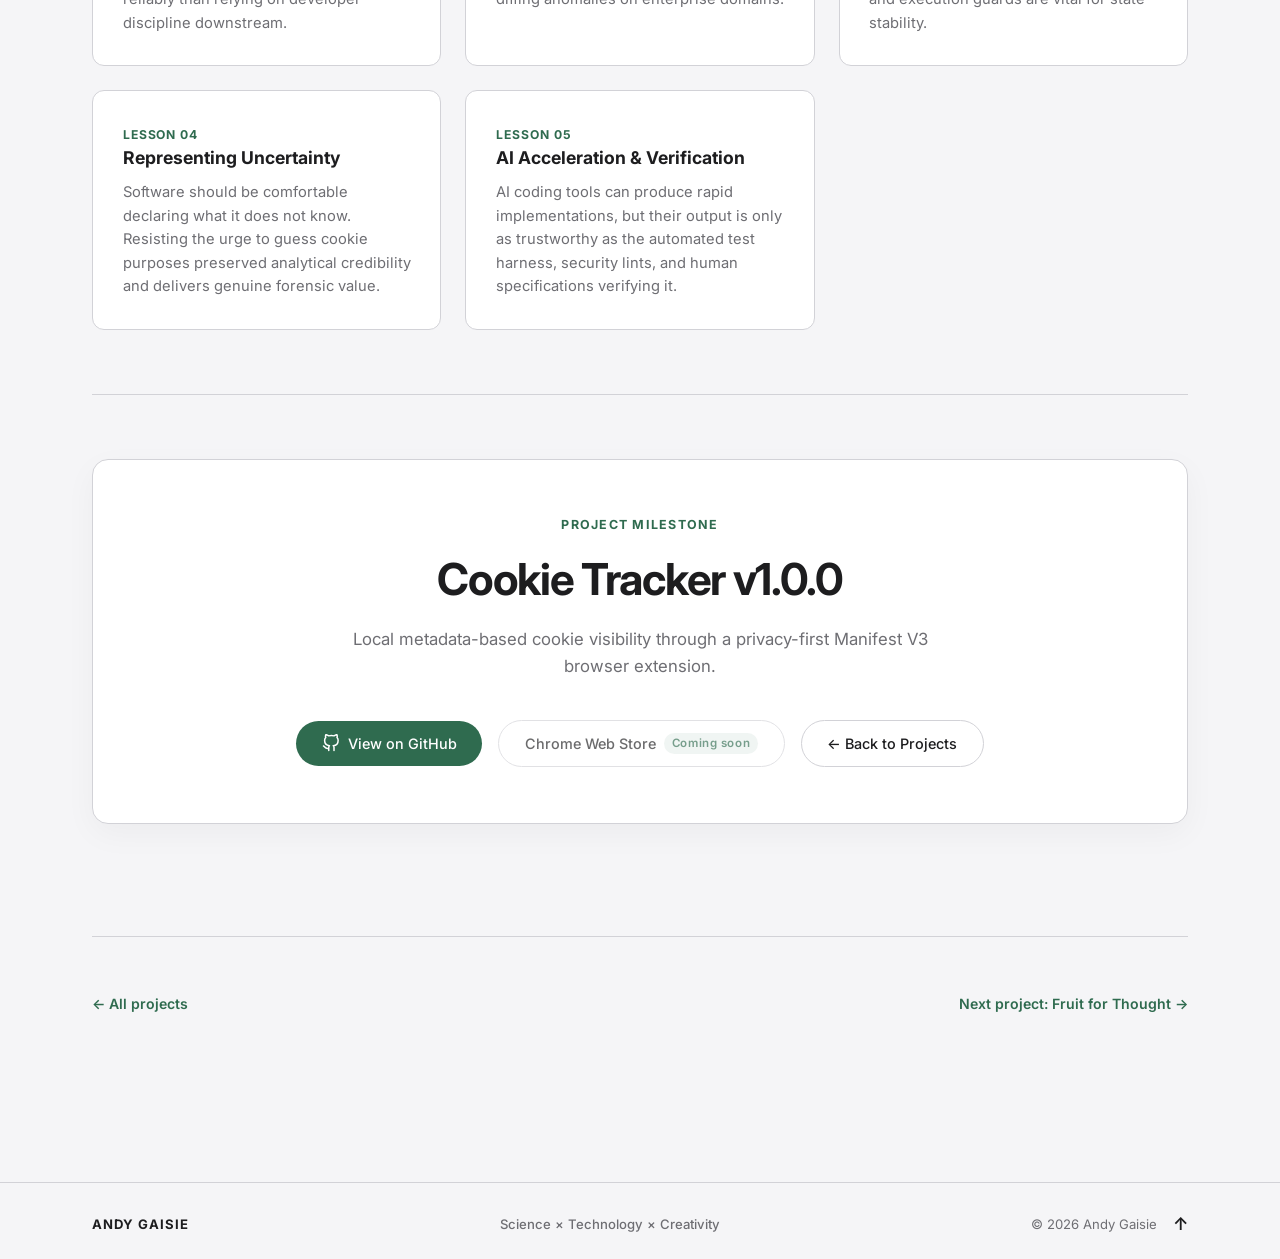
<file: projects/cookie-tracker/index.html>
<!DOCTYPE html>
<html lang="en">
<head>
    <meta charset="UTF-8">
    <meta name="viewport" content="width=device-width, initial-scale=1.0">
    <title>Cookie Tracker | Andy Gaisie</title>
    <meta name="description" content="A technical case study of Cookie Tracker, a Manifest V3 browser extension that locally analyzes cookie metadata while omitting raw cookie values.">
    
    <link rel="preconnect" href="https://fonts.googleapis.com">
    <link rel="preconnect" href="https://fonts.gstatic.com" crossorigin>
    <link href="https://fonts.googleapis.com/css2?family=Inter:wght@300;400;500;600;700&display=swap" rel="stylesheet">
    
    <link rel="stylesheet" href="/css/style.css">
    <link rel="stylesheet" href="/css/components.css">
    <link rel="stylesheet" href="/css/responsive.css">
</head>
<body>
    <!-- Top Navigation -->
    <header class="header">
        <div class="nav-container">
            <a href="/index.html" class="brand-logo">ANDY GAISIE</a>
            <nav class="nav-menu">
                <a href="/work.html" class="nav-link active">Work</a>
                <a href="/about.html" class="nav-link">About</a>
                <a href="/journal.html" class="nav-link">Journal</a>
                <a href="/contact.html" class="nav-link">Contact</a>
            </nav>
        </div>
    </header>

    <main class="main-content">
        <article class="case-hero">
            <!-- 1. HERO -->
            <a href="/work.html" class="back-link">← Back to Work</a>
            <h1 class="case-headline">Cookie Tracker</h1>
            <p class="case-subtitle">Understand the cookies used by websites you visit.</p>
            <p class="case-tag-line">Browser Extension / Privacy Engineering / 2026</p>

            <p style="font-size: 1.12rem; line-height: 1.65; color: var(--text); max-width: 780px; margin-bottom: 1.25rem;">
                A privacy-focused Manifest V3 browser extension that makes browser cookie metadata easier to understand through local analysis and transparent uncertainty.
            </p>

            <!-- Tech Badges -->
            <div class="ct-badge-group">
                <span class="ct-badge accent">Manifest V3</span>
                <span class="ct-badge">Vanilla JavaScript</span>
                <span class="ct-badge">Chrome APIs</span>
                <span class="ct-badge accent">Privacy by Design</span>
                <span class="ct-badge">100% On-Device</span>
            </div>

            <!-- Hero Real Screenshot -->
            <div class="ct-hero-image-wrap">
                <img src="/projects/cookie-tracker/overview.png" alt="Cookie Tracker active analysis popup overview on chatgpt.com showing cookie detection, first-party categorization, and change notifications">
                <p class="ct-hero-image-caption">
                    Real screenshot: Cookie Tracker v1.0.0 popup auditing active tab cookies on chatgpt.com with real-time change detection.
                </p>
            </div>

            <!-- Case Meta Grid -->
            <div class="case-meta-grid">
                <div>
                    <div class="meta-block" style="margin-bottom: 2rem;">
                        <h4>MY ROLE</h4>
                        <p>Architecture<br>Extension Engineering<br>UI/UX Design<br>Verification &amp; Auditing</p>
                    </div>
                    <div class="meta-block">
                        <h4>TECHNOLOGY</h4>
                        <p>Manifest V3<br>Chrome Extension APIs (Cookies, Tabs, Storage)<br>Vanilla ES6+ JavaScript<br>HTML5 / Clean DOM API</p>
                    </div>
                </div>

                <div>
                    <div class="meta-block" style="margin-bottom: 2rem;">
                        <h4>CORE PARADIGM</h4>
                        <p>
                            Strict on-device metadata normalization with raw cookie values omitted permanently at ingestion, pairing heuristic transparency with calibrated uncertainty.
                        </p>
                    </div>
                    <div class="meta-block">
                        <h4>DELIVERABLE</h4>
                        <p>
                            Production-ready Chromium extension (v1.0.0) with zero runtime dependencies, zero external network egress, and verified safe DOM rendering.
                        </p>
                    </div>
                </div>
            </div>

            <!-- 2. THE PROBLEM -->
            <section class="ct-section">
                <div class="ct-section-header">
                    <p class="ct-section-tag">— 01 / THE VISIBILITY GAP</p>
                    <h2 class="ct-section-title">The Illusion of Cookie Consent</h2>
                    <p class="ct-section-lead">
                        Modern websites present cookie consent banners with simple binary toggles. However, once consent is granted or denied, users are left with zero meaningful visibility into what is actually stored on their machines.
                    </p>
                </div>

                <div class="ct-problem-grid">
                    <div class="ct-problem-card">
                        <div class="ct-problem-icon">⏳</div>
                        <h3 class="ct-problem-title">Opaque Persistence</h3>
                        <p class="ct-problem-desc">
                            Users cannot tell whether a cookie is an ephemeral session token discarded on tab closure or a persistent tracking identifier scheduled to linger on disk for years.
                        </p>
                    </div>

                    <div class="ct-problem-card">
                        <div class="ct-problem-icon">🌐</div>
                        <h3 class="ct-problem-title">Ambiguous Attribution</h3>
                        <p class="ct-problem-desc">
                            Websites load scripts from dozens of subdomains and content delivery networks. Disentangling true primary domain state from third-party advertising origins is virtually impossible in native browser dialogs.
                        </p>
                    </div>

                    <div class="ct-problem-card">
                        <div class="ct-problem-icon">🔄</div>
                        <h3 class="ct-problem-title">Unclear Lifecycles</h3>
                        <p class="ct-problem-desc">
                            Cookies mutate silently as users navigate, authenticate, and interact. Traditional inspection displays only an isolated snapshot, hiding lifecycle mutations and attribute drift between visits.
                        </p>
                    </div>

                    <div class="ct-problem-card">
                        <div class="ct-problem-icon">🛡️</div>
                        <h3 class="ct-problem-title">Hidden Security Attributes</h3>
                        <p class="ct-problem-desc">
                            Critical defensive flags (<span class="ct-code-pill">Secure</span>, <span class="ct-code-pill">HttpOnly</span>, <span class="ct-code-pill">SameSite</span>) govern vulnerability to cross-site scripting (XSS) and network interception, yet remain buried inside developer tooling.
                        </p>
                    </div>

                    <div class="ct-problem-card">
                        <div class="ct-problem-icon">❓</div>
                        <h3 class="ct-problem-title">Uncertain Cookie Roles</h3>
                        <p class="ct-problem-desc">
                            Cryptic strings like <span class="ct-code-pill">__cf_bm</span>, <span class="ct-code-pill">oai-did</span>, or <span class="ct-code-pill">_ga</span> mean nothing without contextual intelligence. Users cannot distinguish critical authentication tokens from advertising trackers.
                        </p>
                    </div>
                </div>
            </section>

            <!-- 3. WHY A BROWSER EXTENSION? -->
            <section class="ct-section">
                <div class="ct-section-header">
                    <p class="ct-section-tag">— 02 / SYSTEM ARCHITECTURE</p>
                    <h2 class="ct-section-title">Why a Browser Extension?</h2>
                    <p class="ct-section-lead">
                        Remote website scanners inspect pages from headless servers in a datacenter, which fundamentally fails to capture personalized session states, authenticated flows, or user-specific cookies. A browser extension was chosen because true visibility requires local execution.
                    </p>
                </div>

                <div style="display: grid; grid-template-columns: repeat(auto-fit, minmax(280px, 1fr)); gap: 1.5rem; margin-bottom: 2.5rem;">
                    <div style="background-color: var(--white); border: 1px solid var(--border); border-radius: var(--radius-md); padding: 1.5rem;">
                        <h4 style="font-size: 1rem; font-weight: 700; color: var(--text); margin-bottom: 0.5rem;">Authenticated Context</h4>
                        <p style="font-size: 0.9rem; color: var(--muted); line-height: 1.55;">
                            Inspects the actual cookies set during real, authenticated browsing sessions rather than synthetic, unauthenticated crawler crawls.
                        </p>
                    </div>
                    <div style="background-color: var(--white); border: 1px solid var(--border); border-radius: var(--radius-md); padding: 1.5rem;">
                        <h4 style="font-size: 1rem; font-weight: 700; color: var(--text); margin-bottom: 0.5rem;">Zero Data Leakage</h4>
                        <p style="font-size: 0.9rem; color: var(--muted); line-height: 1.55;">
                            Scanning happens 100% on-device. No URLs, session identifiers, or metadata are ever transmitted to an external server or proxy.
                        </p>
                    </div>
                    <div style="background-color: var(--white); border: 1px solid var(--border); border-radius: var(--radius-md); padding: 1.5rem;">
                        <h4 style="font-size: 1rem; font-weight: 700; color: var(--text); margin-bottom: 0.5rem;">Native API Precision</h4>
                        <p style="font-size: 0.9rem; color: var(--muted); line-height: 1.55;">
                            Direct integration with Chrome's <span class="ct-code-pill">chrome.cookies</span> API provides authoritative flags directly from the browser's internal cookie jar.
                        </p>
                    </div>
                </div>

                <!-- Pipeline Architecture SVG / HTML Diagram -->
                <div class="ct-arch-card">
                    <p style="font-size: 0.78rem; font-weight: 700; letter-spacing: 0.08em; text-transform: uppercase; color: var(--muted); text-align: center; margin-bottom: 2rem;">
                        On-Device Pipeline Architecture
                    </p>

                    <div class="ct-arch-flow">
                        <!-- Step 1 -->
                        <div class="ct-arch-node">
                            <div class="ct-arch-node-main">
                                <div class="ct-arch-node-icon">🌐</div>
                                <div>
                                    <div class="ct-arch-node-title">Website / Active Tab</div>
                                    <div class="ct-arch-node-sub">User navigates to any URL in Chromium</div>
                                </div>
                            </div>
                            <span class="ct-badge">Host Origin</span>
                        </div>

                        <div class="ct-arch-connector">
                            <svg width="20" height="24" viewBox="0 0 24 24" fill="none" stroke="currentColor" stroke-width="2" stroke-linecap="round" stroke-linejoin="round">
                                <line x1="12" y1="5" x2="12" y2="19"></line>
                                <polyline points="19 12 12 19 5 12"></polyline>
                            </svg>
                        </div>

                        <!-- Step 2 -->
                        <div class="ct-arch-node">
                            <div class="ct-arch-node-main">
                                <div class="ct-arch-node-icon">🗄️</div>
                                <div>
                                    <div class="ct-arch-node-title">Browser Cookie Store</div>
                                    <div class="ct-arch-node-sub">Queried via chrome.cookies.getAll({ url })</div>
                                </div>
                            </div>
                            <span class="ct-badge">Chromium Jar</span>
                        </div>

                        <div class="ct-arch-connector">
                            <svg width="20" height="24" viewBox="0 0 24 24" fill="none" stroke="currentColor" stroke-width="2" stroke-linecap="round" stroke-linejoin="round">
                                <line x1="12" y1="5" x2="12" y2="19"></line>
                                <polyline points="19 12 12 19 5 12"></polyline>
                            </svg>
                        </div>

                        <!-- Step 3 -->
                        <div class="ct-arch-node">
                            <div class="ct-arch-node-main">
                                <div class="ct-arch-node-icon">🍪</div>
                                <div>
                                    <div class="ct-arch-node-title">Cookie Tracker Service</div>
                                    <div class="ct-arch-node-sub">Asynchronous coordinator &amp; tab state listener</div>
                                </div>
                            </div>
                            <span class="ct-badge">Manifest V3</span>
                        </div>

                        <div class="ct-arch-connector">
                            <svg width="20" height="24" viewBox="0 0 24 24" fill="none" stroke="currentColor" stroke-width="2" stroke-linecap="round" stroke-linejoin="round">
                                <line x1="12" y1="5" x2="12" y2="19"></line>
                                <polyline points="19 12 12 19 5 12"></polyline>
                            </svg>
                        </div>

                        <!-- Step 4: Highlighted sanitization node -->
                        <div class="ct-arch-node highlight">
                            <div class="ct-arch-node-main">
                                <div class="ct-arch-node-icon">🛡️</div>
                                <div>
                                    <div class="ct-arch-node-title">Metadata Normalization</div>
                                    <div class="ct-arch-node-sub">Strict whitelist ingestion: <strong>Raw Values Permanently Omitted</strong></div>
                                </div>
                            </div>
                            <span class="ct-badge accent">Privacy Barrier</span>
                        </div>

                        <div class="ct-arch-connector">
                            <svg width="20" height="24" viewBox="0 0 24 24" fill="none" stroke="currentColor" stroke-width="2" stroke-linecap="round" stroke-linejoin="round">
                                <line x1="12" y1="5" x2="12" y2="19"></line>
                                <polyline points="19 12 12 19 5 12"></polyline>
                            </svg>
                        </div>

                        <!-- Step 5 -->
                        <div class="ct-arch-node">
                            <div class="ct-arch-node-main">
                                <div class="ct-arch-node-icon">🧠</div>
                                <div>
                                    <div class="ct-arch-node-title">Cookie Intelligence</div>
                                    <div class="ct-arch-node-sub">48 knowledge-base entries &amp; 14 provider domain signatures</div>
                                </div>
                            </div>
                            <span class="ct-badge">Classification</span>
                        </div>

                        <div class="ct-arch-connector">
                            <svg width="20" height="24" viewBox="0 0 24 24" fill="none" stroke="currentColor" stroke-width="2" stroke-linecap="round" stroke-linejoin="round">
                                <line x1="12" y1="5" x2="12" y2="19"></line>
                                <polyline points="19 12 12 19 5 12"></polyline>
                            </svg>
                        </div>

                        <!-- Step 6 -->
                        <div class="ct-arch-node">
                            <div class="ct-arch-node-main">
                                <div class="ct-arch-node-icon">🔍</div>
                                <div>
                                    <div class="ct-arch-node-title">Insights + Change Detection</div>
                                    <div class="ct-arch-node-sub">Security flags check &amp; composite-key snapshot diffing</div>
                                </div>
                            </div>
                            <span class="ct-badge">Audit Engine</span>
                        </div>

                        <div class="ct-arch-connector">
                            <svg width="20" height="24" viewBox="0 0 24 24" fill="none" stroke="currentColor" stroke-width="2" stroke-linecap="round" stroke-linejoin="round">
                                <line x1="12" y1="5" x2="12" y2="19"></line>
                                <polyline points="19 12 12 19 5 12"></polyline>
                            </svg>
                        </div>

                        <!-- Step 7 -->
                        <div class="ct-arch-node">
                            <div class="ct-arch-node-main">
                                <div class="ct-arch-node-icon">💾</div>
                                <div>
                                    <div class="ct-arch-node-title">Local Storage</div>
                                    <div class="ct-arch-node-sub">chrome.storage.local (sanitized domain-keyed snapshots)</div>
                                </div>
                            </div>
                            <span class="ct-badge">On-Device Cache</span>
                        </div>

                        <div class="ct-arch-connector">
                            <svg width="20" height="24" viewBox="0 0 24 24" fill="none" stroke="currentColor" stroke-width="2" stroke-linecap="round" stroke-linejoin="round">
                                <line x1="12" y1="5" x2="12" y2="19"></line>
                                <polyline points="19 12 12 19 5 12"></polyline>
                            </svg>
                        </div>

                        <!-- Step 8 -->
                        <div class="ct-arch-node">
                            <div class="ct-arch-node-main">
                                <div class="ct-arch-node-icon">🖥️</div>
                                <div>
                                    <div class="ct-arch-node-title">Popup UI</div>
                                    <div class="ct-arch-node-sub">Safe DOM rendering, interactive filters &amp; diff views</div>
                                </div>
                            </div>
                            <span class="ct-badge">User View</span>
                        </div>
                    </div>
                </div>
            </section>

            <!-- 4. PRODUCT PREVIEW -->
            <section class="ct-section">
                <div class="ct-section-header">
                    <p class="ct-section-tag">— 03 / PRODUCT PREVIEW</p>
                    <h2 class="ct-section-title">Interface in Action</h2>
                    <p class="ct-section-lead">
                        High-fidelity, real screenshots captured directly from Chromium on Windows, illustrating the complete auditing workflow from live overview to granular attribute diffing.
                    </p>
                </div>

                <div class="ct-gallery-grid">
                    <!-- Overview -->
                    <div class="ct-gallery-item">
                        <div class="ct-gallery-header">
                            <span>01 / Overview</span>
                            <span>Live Analysis</span>
                        </div>
                        <div class="ct-gallery-body">
                            <img src="/projects/cookie-tracker/overview.png" alt="Cookie Tracker Overview Screen" class="ct-gallery-img">
                        </div>
                        <div class="ct-gallery-caption">
                            <strong>Live Audit &amp; Categorization Overview</strong>
                            Summarizes total cookie volume, first vs. third-party attribution, classified categories, and alerts for cookies modified since the last visit.
                        </div>
                    </div>

                    <!-- Changes -->
                    <div class="ct-gallery-item">
                        <div class="ct-gallery-header">
                            <span>02 / Changes</span>
                            <span>Diff Engine</span>
                        </div>
                        <div class="ct-gallery-body">
                            <img src="/projects/cookie-tracker/changes.png" alt="Cookie Tracker Changes Screen" class="ct-gallery-img">
                        </div>
                        <div class="ct-gallery-caption">
                            <strong>Granular Change Detection</strong>
                            Tracks added, removed, modified, and unchanged cookies between consecutive scans, highlighting attribute-level lifespan drift.
                        </div>
                    </div>

                    <!-- Insights -->
                    <div class="ct-gallery-item">
                        <div class="ct-gallery-header">
                            <span>03 / Insights</span>
                            <span>Intelligence &amp; Search</span>
                        </div>
                        <div class="ct-gallery-body">
                            <img src="/projects/cookie-tracker/insight.png" alt="Cookie Tracker Insights Screen" class="ct-gallery-img">
                        </div>
                        <div class="ct-gallery-caption">
                            <strong>Searchable Inventory &amp; Filter Pills</strong>
                            Interactive exploration by name, category, or party attribution with human-readable expiration durations and confidence tags.
                        </div>
                    </div>

                    <!-- Scan History -->
                    <div class="ct-gallery-item">
                        <div class="ct-gallery-header">
                            <span>04 / Scan History</span>
                            <span>Timeline Audit</span>
                        </div>
                        <div class="ct-gallery-body">
                            <img src="/projects/cookie-tracker/scan-history.png" alt="Cookie Tracker Scan History Screen" class="ct-gallery-img">
                        </div>
                        <div class="ct-gallery-caption">
                            <strong>Persistent Scan History</strong>
                            Chronological log of scanned domains with timestamps, cookie counts, and quick "Compare" triggers stored strictly on-device.
                        </div>
                    </div>

                    <!-- Settings -->
                    <div class="ct-gallery-item">
                        <div class="ct-gallery-header">
                            <span>05 / Settings &amp; Privacy</span>
                            <span>Controls</span>
                        </div>
                        <div class="ct-gallery-body">
                            <img src="/projects/cookie-tracker/settings.png" alt="Cookie Tracker Settings Screen" class="ct-gallery-img">
                        </div>
                        <div class="ct-gallery-caption">
                            <strong>Privacy Architecture &amp; Controls</strong>
                            Transparently details the strict on-device data model, zero telemetry guarantees, and provides detection behavior toggles.
                        </div>
                    </div>
                </div>
            </section>

            <!-- 5. NEVER GUESS -->
            <section class="ct-section">
                <div class="ct-section-header">
                    <p class="ct-section-tag">— 04 / CALIBRATED UNCERTAINTY</p>
                    <h2 class="ct-section-title">Never Guess: Transparent Uncertainty</h2>
                    <p class="ct-section-lead">
                        Most privacy tools overpromise by inventing cookie classifications based on fragile keyword substrings. Cookie Tracker rejects false confidence in favor of rigorous epistemic honesty.
                    </p>
                </div>

                <div class="ct-never-guess-card">
                    <h3 class="ct-never-guess-headline">Cookie Tracker does not invent cookie purposes when evidence is insufficient.</h3>
                    <p class="ct-never-guess-text">
                        If a cookie's origin and signature are verified, it receives a clear classification and calibrated confidence score. When evidence is incomplete, custom, or ambiguous, Cookie Tracker explicitly tags it as <strong>Unknown with Low confidence</strong> rather than misleading the user.
                    </p>

                    <div class="ct-uncertainty-compare">
                        <div class="ct-compare-box verified">
                            <div class="ct-compare-badge">Verified Evidence</div>
                            <div class="ct-compare-rule">→ Classification + Confidence</div>
                            <p class="ct-compare-desc">
                                Pattern matched against verified provider signatures or standard specification tokens. Assigned High or Medium confidence with verified role attribution.
                            </p>
                        </div>

                        <div class="ct-compare-box unknown">
                            <div class="ct-compare-badge">Insufficient Evidence</div>
                            <div class="ct-compare-rule">→ Unknown + Low Confidence</div>
                            <p class="ct-compare-desc">
                                Bespoke, proprietary, or undocumented session keys. Presented transparently as Unknown without deceptive guesswork.
                            </p>
                        </div>
                    </div>

                    <div class="ct-stat-badges-row">
                        <div class="ct-stat-badge">
                            <span class="ct-stat-badge-num">48</span>
                            <span class="ct-stat-badge-label">Curated knowledge-base entries</span>
                        </div>
                        <div class="ct-stat-badge">
                            <span class="ct-stat-badge-num">14</span>
                            <span class="ct-stat-badge-label">Provider domain signatures</span>
                        </div>
                        <div class="ct-stat-badge">
                            <span class="ct-stat-badge-num">3</span>
                            <span class="ct-stat-badge-label">Confidence tiers (High / Medium / Low)</span>
                        </div>
                    </div>
                </div>
            </section>

            <!-- 6. HOW IT WORKS -->
            <section class="ct-section">
                <div class="ct-section-header">
                    <p class="ct-section-tag">— 05 / DATA PIPELINE</p>
                    <h2 class="ct-section-title">How It Works: Ingestion &amp; Sanitization</h2>
                    <p class="ct-section-lead">
                        Security begins at ingestion. When the browser retrieves cookies, raw cookie values are permanently stripped before any analysis, classification, or storage occurs.
                    </p>
                </div>

                <p style="font-size: 0.96rem; color: var(--text); line-height: 1.65; margin-bottom: 1.5rem;">
                    The pipeline enforces a strict whitelist of technical metadata fields. Any unapproved property—including authentication bearer tokens, passwords, session values, or unexpected browser properties—is discarded at the boundary:
                </p>

                <!-- Approved Metadata Fields -->
                <div class="ct-fields-grid">
                    <div class="ct-field-item">
                        <span class="ct-field-name">name</span>
                        <span class="ct-field-desc">String cookie identifier</span>
                    </div>
                    <div class="ct-field-item">
                        <span class="ct-field-name">domain</span>
                        <span class="ct-field-desc">Associated host/domain</span>
                    </div>
                    <div class="ct-field-item">
                        <span class="ct-field-name">path</span>
                        <span class="ct-field-desc">Scoped URI path</span>
                    </div>
                    <div class="ct-field-item">
                        <span class="ct-field-name">session</span>
                        <span class="ct-field-desc">Boolean ephemeral flag</span>
                    </div>
                    <div class="ct-field-item">
                        <span class="ct-field-name">expirationDate</span>
                        <span class="ct-field-desc">Epoch seconds timestamp</span>
                    </div>
                    <div class="ct-field-item">
                        <span class="ct-field-name">secure</span>
                        <span class="ct-field-desc">HTTPS transport requirement</span>
                    </div>
                    <div class="ct-field-item">
                        <span class="ct-field-name">httpOnly</span>
                        <span class="ct-field-desc">JavaScript access restriction</span>
                    </div>
                    <div class="ct-field-item">
                        <span class="ct-field-name">sameSite</span>
                        <span class="ct-field-desc">Cross-site context policy</span>
                    </div>
                    <div class="ct-field-item">
                        <span class="ct-field-name">hostOnly</span>
                        <span class="ct-field-desc">Exact host match constraint</span>
                    </div>
                </div>

                <div style="background-color: var(--white); border: 1px solid var(--border); border-radius: var(--radius-md); padding: 1.75rem;">
                    <h4 style="font-size: 1rem; font-weight: 700; color: var(--text); margin-bottom: 0.5rem;">Deterministic Compound Identity</h4>
                    <p style="font-size: 0.92rem; color: var(--muted); line-height: 1.6;">
                        Because RFC 6265 permits identical cookie names across distinct domain scopes or path hierarchies, normalized cookies are indexed by a compound identity key (<span class="ct-code-pill">name|domain|path</span>). This prevents collisions and guarantees mathematical consistency in change diff calculations.
                    </p>
                </div>
            </section>

            <!-- 7. CORE FEATURES -->
            <section class="ct-section">
                <div class="ct-section-header">
                    <p class="ct-section-tag">— 06 / CAPABILITIES</p>
                    <h2 class="ct-section-title">Core Engineering Features</h2>
                    <p class="ct-section-lead">
                        Engineered as a lightweight, modular system delivering rapid forensic visibility into client-side state without bogging down the browser.
                    </p>
                </div>

                <div class="ct-features-grid">
                    <div class="ct-feature-card">
                        <div class="ct-feature-icon">🔍</div>
                        <h3 class="ct-feature-title">Cookie Detection</h3>
                        <p class="ct-feature-desc">
                            Real-time discovery of all cookies accessible to the active tab via Chrome's native cookie store, distinguishing top-level host cookies from embedded third-party contexts.
                        </p>
                    </div>

                    <div class="ct-feature-card">
                        <div class="ct-feature-icon">🧠</div>
                        <h3 class="ct-feature-title">Cookie Intelligence</h3>
                        <p class="ct-feature-desc">
                            Rule-based pattern matching utilizing 48 curated signatures and 14 provider signatures to accurately identify essential, analytics, and functional cookies with clear confidence levels.
                        </p>
                    </div>

                    <div class="ct-feature-card">
                        <div class="ct-feature-icon">🛡️</div>
                        <h3 class="ct-feature-title">Technical Privacy Insights</h3>
                        <p class="ct-feature-desc">
                            Automated security posture audits alerting users to missing <span class="ct-code-pill">Secure</span> flags on HTTPS origins, unflagged <span class="ct-code-pill">HttpOnly</span> session tokens, and excessively broad <span class="ct-code-pill">SameSite=None</span> configurations.
                        </p>
                    </div>

                    <div class="ct-feature-card">
                        <div class="ct-feature-icon">📜</div>
                        <h3 class="ct-feature-title">Scan History</h3>
                        <p class="ct-feature-desc">
                            Indexed, per-domain historical archive persisted in local sandboxed storage, allowing users to review previous audit sessions without creating any cloud footprints.
                        </p>
                    </div>

                    <div class="ct-feature-card">
                        <div class="ct-feature-icon">⚖️</div>
                        <h3 class="ct-feature-title">Change Detection</h3>
                        <p class="ct-feature-desc">
                            State diff engine comparing consecutive site visits to quantify added, removed, modified, and unchanged cookies, surfacing silent attribute alterations over time.
                        </p>
                    </div>

                    <div class="ct-feature-card">
                        <div class="ct-feature-icon">⚙️</div>
                        <h3 class="ct-feature-title">Settings &amp; Privacy Controls</h3>
                        <p class="ct-feature-desc">
                            Configurable scanning behavior (automatic vs. manual scan-on-open), instant history purging controls, and verifiable on-device data architectural documentation.
                        </p>
                    </div>
                </div>
            </section>

            <!-- 8. ENGINEERING CHALLENGES -->
            <section class="ct-section">
                <div class="ct-section-header">
                    <p class="ct-section-tag">— 07 / TECHNICAL DEEP DIVE</p>
                    <h2 class="ct-section-title">Engineering Challenges</h2>
                    <p class="ct-section-lead">
                        Overcoming the subtle concurrency hazards, cryptographic constraints, and DOM security boundaries inherent to browser extension development.
                    </p>
                </div>

                <div class="ct-challenges-grid">
                    <!-- Challenge 1 -->
                    <div class="ct-challenge-card">
                        <div class="ct-challenge-header">
                            <span class="ct-challenge-title">Asynchronous Scan Race Conditions</span>
                            <span class="ct-challenge-num">Challenge 01</span>
                        </div>
                        <div class="ct-psr-container">
                            <div class="ct-psr-block">
                                <span class="ct-psr-label problem">Problem</span>
                                <div class="ct-psr-body">
                                    Rapid tab switching or reopening the popup while an asynchronous <span class="ct-code-pill">chrome.cookies.getAll</span> query was inflight could cause delayed scan results from tab A to render over tab B or corrupt local storage state.
                                </div>
                            </div>
                            <div class="ct-psr-block">
                                <span class="ct-psr-label solution">Solution</span>
                                <div class="ct-psr-body">
                                    Introduced an execution lock and monotonic scan token tied to the active tab ID and timestamp. Any completing promise verifies that its scan token matches the currently active request before writing state or rendering.
                                </div>
                            </div>
                            <div class="ct-psr-block">
                                <span class="ct-psr-label result">Result</span>
                                <div class="ct-psr-body">
                                    Guaranteed linear consistency: stale asynchronous resolutions are safely aborted, eliminating UI jitter and cross-tab state clobbering.
                                </div>
                            </div>
                        </div>
                    </div>

                    <!-- Challenge 2 -->
                    <div class="ct-challenge-card">
                        <div class="ct-challenge-header">
                            <span class="ct-challenge-title">Compound Cookie Identity</span>
                            <span class="ct-challenge-num">Challenge 02</span>
                        </div>
                        <div class="ct-psr-container">
                            <div class="ct-psr-block">
                                <span class="ct-psr-label problem">Problem</span>
                                <div class="ct-psr-body">
                                    Treating a cookie's <span class="ct-code-pill">name</span> as a primary key caused severe collision bugs on enterprise domains that maintain multiple cookies with identical names scoped to different paths (e.g. <span class="ct-code-pill">/</span> vs <span class="ct-code-pill">/app</span>) or subdomains.
                                </div>
                            </div>
                            <div class="ct-psr-block">
                                <span class="ct-psr-label solution">Solution</span>
                                <div class="ct-psr-body">
                                    Architected a deterministic composite identity string: <span class="ct-code-pill">`${name}|${domain}|${path}`</span>. All lookup maps, diffing algorithms, and persistence structures adhere strictly to this three-tuple key.
                                </div>
                            </div>
                            <div class="ct-psr-block">
                                <span class="ct-psr-label result">Result</span>
                                <div class="ct-psr-body">
                                    Flawless disambiguation of identically named cookies, enabling 100% accurate change calculations across complex, multi-subdomain architectures.
                                </div>
                            </div>
                        </div>
                    </div>

                    <!-- Challenge 3 -->
                    <div class="ct-challenge-card">
                        <div class="ct-challenge-header">
                            <span class="ct-challenge-title">Safe DOM Rendering</span>
                            <span class="ct-challenge-num">Challenge 03</span>
                        </div>
                        <div class="ct-psr-container">
                            <div class="ct-psr-block">
                                <span class="ct-psr-label problem">Problem</span>
                                <div class="ct-psr-body">
                                    Displaying arbitrary cookie names, domain strings, and paths supplied by arbitrary web pages creates an injection hazard if rendered via <span class="ct-code-pill">innerHTML</span>, introducing DOM-based cross-site scripting (XSS).
                                </div>
                            </div>
                            <div class="ct-psr-block">
                                <span class="ct-psr-label solution">Solution</span>
                                <div class="ct-psr-body">
                                    Completely prohibited <span class="ct-code-pill">innerHTML</span>, <span class="ct-code-pill">outerHTML</span>, and string templating in the rendering layer. Built pure DOM generation utilities using <span class="ct-code-pill">document.createElement()</span> and <span class="ct-code-pill">textContent</span> assignments.
                                </div>
                            </div>
                            <div class="ct-psr-block">
                                <span class="ct-psr-label result">Result</span>
                                <div class="ct-psr-body">
                                    Structural immunity to DOM XSS, fully satisfying strict Manifest V3 Content Security Policy requirements with zero sanitization overhead.
                                </div>
                            </div>
                        </div>
                    </div>

                    <!-- Challenge 4 -->
                    <div class="ct-challenge-card">
                        <div class="ct-challenge-header">
                            <span class="ct-challenge-title">Conservative Classification</span>
                            <span class="ct-challenge-num">Challenge 04</span>
                        </div>
                        <div class="ct-psr-container">
                            <div class="ct-psr-block">
                                <span class="ct-psr-label problem">Problem</span>
                                <div class="ct-psr-body">
                                    Overly aggressive substring heuristics (such as classifying any cookie containing "track" or "sess" as advertising or session) generate unacceptable false positive rates, eroding user trust.
                                </div>
                            </div>
                            <div class="ct-psr-block">
                                <span class="ct-psr-label solution">Solution</span>
                                <div class="ct-psr-body">
                                    Designed a multi-tier classification hierarchy that requires matching both exact name signatures or validated provider domain rules, explicitly falling back to <span class="ct-code-pill">Unknown</span> with <span class="ct-code-pill">Low</span> confidence when evidence is insufficient.
                                </div>
                            </div>
                            <div class="ct-psr-block">
                                <span class="ct-psr-label result">Result</span>
                                <div class="ct-psr-body">
                                    High-integrity, defensible intelligence that transparently highlights uncertainty rather than misleading the user with synthetic certainties.
                                </div>
                            </div>
                        </div>
                    </div>
                </div>
            </section>

            <!-- 9. PRIVACY & SECURITY -->
            <section class="ct-section">
                <div class="ct-section-header">
                    <p class="ct-section-tag">— 08 / VERIFIED POSTURE</p>
                    <h2 class="ct-section-title">Privacy &amp; Security Architecture</h2>
                    <p class="ct-section-lead">
                        Security in Cookie Tracker is not an afterthought; it is built into the data model and confirmed by automated static audits.
                    </p>
                </div>

                <div class="ct-privacy-grid">
                    <div class="ct-privacy-item">
                        <div class="ct-check-icon">✓</div>
                        <div>
                            <div class="ct-privacy-title">Raw Values Permanently Omitted</div>
                            <div class="ct-privacy-desc">The cookie <span class="ct-code-pill">value</span> field is deleted at the normalization boundary and never stored or rendered.</div>
                        </div>
                    </div>

                    <div class="ct-privacy-item">
                        <div class="ct-check-icon">✓</div>
                        <div>
                            <div class="ct-privacy-title">Secondary Storage Sanitization</div>
                            <div class="ct-privacy-desc">Snapshots pass through schema sanitizers before being committed to disk to prevent state contamination.</div>
                        </div>
                    </div>

                    <div class="ct-privacy-item">
                        <div class="ct-check-icon">✓</div>
                        <div>
                            <div class="ct-privacy-title">Zero External Network Calls</div>
                            <div class="ct-privacy-desc">The extension has no remote backend API and issues zero <span class="ct-code-pill">fetch()</span> or <span class="ct-code-pill">XMLHttpRequest</span> requests.</div>
                        </div>
                    </div>

                    <div class="ct-privacy-item">
                        <div class="ct-check-icon">✓</div>
                        <div>
                            <div class="ct-privacy-title">Zero Telemetry &amp; Analytics</div>
                            <div class="ct-privacy-desc">No tracking beacons, usage telemetry, error reporting pings, or third-party monitoring SDKs exist.</div>
                        </div>
                    </div>

                    <div class="ct-privacy-item">
                        <div class="ct-check-icon">✓</div>
                        <div>
                            <div class="ct-privacy-title">Sandboxed Local Storage</div>
                            <div class="ct-privacy-desc">All scan history and preferences reside strictly within the browser profile via <span class="ct-code-pill">chrome.storage.local</span>.</div>
                        </div>
                    </div>

                    <div class="ct-privacy-item">
                        <div class="ct-check-icon">✓</div>
                        <div>
                            <div class="ct-privacy-title">No innerHTML or Dynamic Execution</div>
                            <div class="ct-privacy-desc">Zero usage of <span class="ct-code-pill">innerHTML</span>, <span class="ct-code-pill">eval()</span>, or <span class="ct-code-pill">new Function()</span> across the entire codebase.</div>
                        </div>
                    </div>

                    <div class="ct-privacy-item">
                        <div class="ct-check-icon">✓</div>
                        <div>
                            <div class="ct-privacy-title">Strict Manifest V3 CSP</div>
                            <div class="ct-privacy-desc">Complies with Chromium's strict Content Security Policy, prohibiting remote code execution.</div>
                        </div>
                    </div>
                </div>
            </section>

            <!-- 10. TESTING -->
            <section class="ct-section">
                <div class="ct-section-header">
                    <p class="ct-section-tag">— 09 / VERIFICATION</p>
                    <h2 class="ct-section-title">Automated Testing &amp; Verification</h2>
                    <p class="ct-section-lead">
                        A comprehensive test suite guarantees pipeline correctness, edge-case resilience, and regression prevention before packaging.
                    </p>
                </div>

                <div class="ct-testing-stats-grid">
                    <div class="ct-stat-card">
                        <div class="ct-stat-number">139</div>
                        <div class="ct-stat-title">Automated Assertions</div>
                        <div class="ct-stat-desc">Covering normalization, parsing, diffing, and sanitization routines.</div>
                    </div>

                    <div class="ct-stat-card">
                        <div class="ct-stat-number">8</div>
                        <div class="ct-stat-title">Test Suites</div>
                        <div class="ct-stat-desc">Modular test suites targeting specific functional subsystems.</div>
                    </div>

                    <div class="ct-stat-card">
                        <div class="ct-stat-number">100%</div>
                        <div class="ct-stat-title">Mocked Chrome APIs</div>
                        <div class="ct-stat-desc">Fidelity-tested chrome.cookies and chrome.storage mock harness.</div>
                    </div>

                    <div class="ct-stat-card">
                        <div class="ct-stat-number">0</div>
                        <div class="ct-stat-title">Security Lints Found</div>
                        <div class="ct-stat-desc">Automated static audits verifying zero prohibited APIs or string interpolation.</div>
                    </div>
                </div>

                <div style="background-color: var(--white); border: 1px solid var(--border); border-radius: var(--radius-md); padding: 1.75rem; margin-bottom: 1.5rem;">
                    <h4 style="font-size: 1rem; font-weight: 700; color: var(--text); margin-bottom: 0.65rem;">Testing Methodologies Applied</h4>
                    <ul style="font-size: 0.92rem; color: var(--muted); line-height: 1.6; list-style: disc; padding-left: 1.25rem;">
                        <li><strong>Mocked Chrome APIs:</strong> In-memory simulators for <span class="ct-code-pill">chrome.cookies</span>, <span class="ct-code-pill">chrome.tabs</span>, and <span class="ct-code-pill">chrome.storage.local</span> for deterministic headless runs.</li>
                        <li><strong>Synthetic Payloads:</strong> High-entropy test vectors including unicode cookie names, boundary epoch timestamps, root/deep path hierarchies, and empty attribute sets.</li>
                        <li><strong>Static Security Audits:</strong> Automated source scanning ensuring complete absence of forbidden primitives (<span class="ct-code-pill">eval</span>, <span class="ct-code-pill">innerHTML</span>).</li>
                        <li><strong>Manual Chrome Verification:</strong> Multi-site behavioral smoke testing on complex real-world web applications (Google, ChatGPT, university portals, e-commerce stores).</li>
                        <li><strong>Clean Release Verification:</strong> Packaging audits ensuring no test files, dev tooling, or unminified artifacts leak into distribution archives.</li>
                    </ul>
                </div>

                <div style="background-color: rgba(110, 110, 115, 0.06); border: 1px solid var(--border); border-radius: var(--radius-sm); padding: 1rem 1.25rem; font-size: 0.88rem; color: var(--muted);">
                    <strong style="color: var(--text);">Testing Platform Scope:</strong> Verification was conducted primarily on <strong>Chrome/Chromium on Windows</strong>. Cross-browser targets such as Firefox (Gecko) and Safari (Webkit) were not evaluated for this release.
                </div>
            </section>

            <!-- 11. PERFORMANCE -->
            <section class="ct-section">
                <div class="ct-section-header">
                    <p class="ct-section-tag">— 10 / BENCHMARKS</p>
                    <h2 class="ct-section-title">Performance Benchmarks</h2>
                    <p class="ct-section-lead">
                        Measured in-memory analysis and insight calculations under synthetic stress and real-world loads.
                    </p>
                </div>

                <div class="ct-perf-grid">
                    <!-- Card 1 -->
                    <div class="ct-perf-card">
                        <div class="ct-perf-badge">Stress Benchmark</div>
                        <div class="ct-perf-metric">100–130 <em>ms</em></div>
                        <div class="ct-perf-desc">
                            <strong>500 Synthetic Cookies:</strong> Full in-memory metadata normalization, knowledge-base classification, and insight calculations completed in approximately 100–130 ms.
                        </div>
                        <div class="ct-perf-note">
                            *Note: Measurement reflects pure in-memory compute. Browser IPC overhead, DOM reflow/painting, and local storage serialization are excluded.
                        </div>
                    </div>

                    <!-- Card 2 -->
                    <div class="ct-perf-card">
                        <div class="ct-perf-badge">Typical Payload</div>
                        <div class="ct-perf-metric">&lt; 15 <em>ms</em></div>
                        <div class="ct-perf-desc">
                            <strong>Standard 10–50 Cookies:</strong> Typical commercial web pages average 10–50 cookies. Full in-memory analysis executes in under 15 ms, delivering immediate UI responsiveness.
                        </div>
                        <div class="ct-perf-note">
                            Sub-millisecond per-cookie throughput ensures instantaneous popup initialization without interface lag.
                        </div>
                    </div>
                </div>
            </section>

            <!-- 12. AI-ASSISTED DEVELOPMENT -->
            <section class="ct-section">
                <div class="ct-section-header">
                    <p class="ct-section-tag">— 11 / METHODOLOGY</p>
                    <h2 class="ct-section-title">AI-Assisted Development: Rigor &amp; Acceleration</h2>
                    <p class="ct-section-lead">
                        Cookie Tracker was built using Antigravity as an engineering acceleration tool. AI acted as a high-speed implementation partner, with system boundaries and verification anchored strictly by human engineering oversight.
                    </p>
                </div>

                <div class="ct-ai-grid">
                    <!-- Human -->
                    <div>
                        <div class="ct-ai-col-header">
                            <span style="font-size: 1.25rem;">👤</span>
                            <h3 class="ct-ai-role-title">Human Engineer (Governance &amp; Rigor)</h3>
                        </div>
                        <div class="ct-ai-list">
                            <div class="ct-ai-list-item">
                                <span class="ct-ai-dot"></span>
                                <div><strong>Problem Definition &amp; Scope:</strong> Framed the user visibility gap and bounded the feature set.</div>
                            </div>
                            <div class="ct-ai-list-item">
                                <span class="ct-ai-dot"></span>
                                <div><strong>System Architecture:</strong> Designed the unidirectional pipeline and composite key indexing.</div>
                            </div>
                            <div class="ct-ai-list-item">
                                <span class="ct-ai-dot"></span>
                                <div><strong>Privacy Boundaries:</strong> Enforced permanent omission of raw cookie values at normalization.</div>
                            </div>
                            <div class="ct-ai-list-item">
                                <span class="ct-ai-dot"></span>
                                <div><strong>Security Criteria:</strong> Mandated strict DOM-safe methods (<span class="ct-code-pill">textContent</span> only, zero <span class="ct-code-pill">innerHTML</span>).</div>
                            </div>
                            <div class="ct-ai-list-item">
                                <span class="ct-ai-dot"></span>
                                <div><strong>Testing &amp; Verification:</strong> Validated all 139 assertions, ran synthetic stress tests, and conducted manual browser audits.</div>
                            </div>
                        </div>
                    </div>

                    <!-- AI -->
                    <div>
                        <div class="ct-ai-col-header">
                            <span style="font-size: 1.25rem;">⚡</span>
                            <h3 class="ct-ai-role-title">Antigravity (Engineering Acceleration)</h3>
                        </div>
                        <div class="ct-ai-list">
                            <div class="ct-ai-list-item">
                                <span class="ct-ai-dot"></span>
                                <div><strong>Boilerplate Generation:</strong> Accelerated Chrome extension manifest scaffolding and schema setup.</div>
                            </div>
                            <div class="ct-ai-list-item">
                                <span class="ct-ai-dot"></span>
                                <div><strong>Implementation Acceleration:</strong> Rapidly fleshed out parsing algorithms and public suffix heuristics.</div>
                            </div>
                            <div class="ct-ai-list-item">
                                <span class="ct-ai-dot"></span>
                                <div><strong>Test Scaffolding:</strong> Generated comprehensive synthetic test assertions from human-defined constraints.</div>
                            </div>
                            <div class="ct-ai-list-item">
                                <span class="ct-ai-dot"></span>
                                <div><strong>Refactoring &amp; Debugging:</strong> Identified subtle edge cases in asynchronous promise lifecycles.</div>
                            </div>
                            <div class="ct-ai-list-item">
                                <span class="ct-ai-dot"></span>
                                <div><strong>Technical Documentation:</strong> Assisted in articulating architecture specifications and release notes.</div>
                            </div>
                        </div>
                    </div>
                </div>

                <p style="font-size: 0.92rem; color: var(--muted); margin-top: 1.5rem; text-align: center; font-style: italic;">
                    Emphasizing verification over automation: AI accelerated execution, while human discipline defined the guarantees.
                </p>
            </section>

            <!-- 13. LIMITATIONS -->
            <section class="ct-section">
                <div class="ct-section-header">
                    <p class="ct-section-tag">— 12 / HONEST BOUNDARIES</p>
                    <h2 class="ct-section-title">Architectural Boundaries &amp; Limitations</h2>
                    <p class="ct-section-lead">
                        High-quality software openly acknowledges its operational boundaries. Cookie Tracker intentionally limits scope to maintain security and avoid false claims.
                    </p>
                </div>

                <div class="ct-limitations-list">
                    <div class="ct-limitation-card">
                        <span class="ct-limitation-bullet"></span>
                        <div class="ct-limitation-text">
                            <strong>Curated Knowledge Base is Not Exhaustive:</strong> The 48 knowledge-base entries target common web services; custom, proprietary, or regional cookies will remain classified as <span class="ct-code-pill">Unknown</span>.
                        </div>
                    </div>

                    <div class="ct-limitation-card">
                        <span class="ct-limitation-bullet"></span>
                        <div class="ct-limitation-text">
                            <strong>Curated Public Suffix Table:</strong> First vs. third-party attribution relies on a bundled curated public suffix lookup rather than the full, dynamic Mozilla Public Suffix List.
                        </div>
                    </div>

                    <div class="ct-limitation-card">
                        <span class="ct-limitation-bullet"></span>
                        <div class="ct-limitation-text">
                            <strong>No CNAME Cloaking Detection:</strong> Third-party tracking endpoints cloaked behind first-party DNS CNAME aliases cannot be unmasked without native DNS resolution privileges.
                        </div>
                    </div>

                    <div class="ct-limitation-card">
                        <span class="ct-limitation-bullet"></span>
                        <div class="ct-limitation-text">
                            <strong>No Web Storage Inspection:</strong> Scoped strictly to HTTP cookies; client-side <span class="ct-code-pill">localStorage</span>, <span class="ct-code-pill">sessionStorage</span>, and <span class="ct-code-pill">IndexedDB</span> are not audited.
                        </div>
                    </div>

                    <div class="ct-limitation-card">
                        <span class="ct-limitation-bullet"></span>
                        <div class="ct-limitation-text">
                            <strong>Restricted Browser Pages:</strong> In accordance with Chromium security architecture, the extension cannot inspect internal pages (<span class="ct-code-pill">chrome://</span>, Chrome Web Store).
                        </div>
                    </div>

                    <div class="ct-limitation-card">
                        <span class="ct-limitation-bullet"></span>
                        <div class="ct-limitation-text">
                            <strong>No Blocking or Deletion:</strong> Cookie Tracker is an observational forensic auditing tool, not an ad-blocker or cookie-removal utility.
                        </div>
                    </div>

                    <div class="ct-limitation-card">
                        <span class="ct-limitation-bullet"></span>
                        <div class="ct-limitation-text">
                            <strong>No Legal Compliance Assessment:</strong> Provides technical metadata insights rather than formal legal GDPR or ePrivacy compliance evaluations.
                        </div>
                    </div>
                </div>
            </section>

            <!-- 14. LESSONS LEARNED -->
            <section class="ct-section">
                <div class="ct-section-header">
                    <p class="ct-section-tag">— 13 / RETROSPECTIVE</p>
                    <h2 class="ct-section-title">Key Engineering Lessons</h2>
                    <p class="ct-section-lead">
                        Five core insights gained from designing, developing, and auditing Cookie Tracker v1.0.0.
                    </p>
                </div>

                <div class="ct-lessons-grid">
                    <div class="ct-lesson-card">
                        <span class="ct-lesson-num">Lesson 01</span>
                        <h3 class="ct-lesson-title">Architectural Boundaries</h3>
                        <p class="ct-lesson-desc">
                            Enforcing privacy invariants at the boundary—dropping sensitive fields before intelligence algorithms ever see the data—protects user data far more reliably than relying on developer discipline downstream.
                        </p>
                    </div>

                    <div class="ct-lesson-card">
                        <span class="ct-lesson-num">Lesson 02</span>
                        <h3 class="ct-lesson-title">Data Modeling Precision</h3>
                        <p class="ct-lesson-desc">
                            Subtle domain specifications matter. Modeling a cookie as a compound entity (<span class="ct-code-pill">name + domain + path</span>) rather than a simple name string eliminated severe diffing anomalies on enterprise domains.
                        </p>
                    </div>

                    <div class="ct-lesson-card">
                        <span class="ct-lesson-num">Lesson 03</span>
                        <h3 class="ct-lesson-title">Asynchronous Coordination</h3>
                        <p class="ct-lesson-desc">
                            Browser extensions live in an asynchronous environment governed by user tab switching and lifecycle suspension. Monotonic request tokens and execution guards are vital for state stability.
                        </p>
                    </div>

                    <div class="ct-lesson-card">
                        <span class="ct-lesson-num">Lesson 04</span>
                        <h3 class="ct-lesson-title">Representing Uncertainty</h3>
                        <p class="ct-lesson-desc">
                            Software should be comfortable declaring what it does not know. Resisting the urge to guess cookie purposes preserved analytical credibility and delivers genuine forensic value.
                        </p>
                    </div>

                    <div class="ct-lesson-card">
                        <span class="ct-lesson-num">Lesson 05</span>
                        <h3 class="ct-lesson-title">AI Acceleration &amp; Verification</h3>
                        <p class="ct-lesson-desc">
                            AI coding tools can produce rapid implementations, but their output is only as trustworthy as the automated test harness, security lints, and human specifications verifying it.
                        </p>
                    </div>
                </div>
            </section>

            <!-- 15. OUTCOME -->
            <section class="ct-section" style="border-bottom: none;">
                <div class="ct-outcome-card">
                    <span class="ct-outcome-tag">Project Milestone</span>
                    <h2 class="ct-outcome-title">Cookie Tracker v1.0.0</h2>
                    <p class="ct-outcome-sub">
                        Local metadata-based cookie visibility through a privacy-first Manifest V3 browser extension.
                    </p>

                    <div class="ct-action-buttons">
                        <a href="https://github.com/siisiandy-afk" target="_blank" rel="noopener noreferrer" class="primary-btn">
                            <svg width="18" height="18" viewBox="0 0 24 24" fill="none" stroke="currentColor" stroke-width="2" stroke-linecap="round" stroke-linejoin="round">
                                <path d="M9 19c-5 1.5-5-2.5-7-3m14 6v-3.87a3.37 3.37 0 0 0-.94-2.61c3.14-.35 6.44-1.54 6.44-7A5.44 5.44 0 0 0 20 4.77 5.07 5.07 0 0 0 19.91 1S18.73.65 16 2.48a13.38 13.38 0 0 0-7 0C6.27.65 5.09 1 5.09 1A5.07 5.07 0 0 0 5 4.77a5.44 5.44 0 0 0-1.5 3.78c0 5.42 3.3 6.61 6.44 7A3.37 3.37 0 0 0 9 18.13V22"></path>
                            </svg>
                            View on GitHub
                        </a>

                        <button class="secondary-btn btn-disabled" title="Extension submission is currently pending publication" aria-disabled="true">
                            <span>Chrome Web Store</span>
                            <span class="badge" style="font-size: 0.72rem; padding: 0.2rem 0.5rem;">Coming soon</span>
                        </button>

                        <a href="/work.html" class="secondary-btn">
                            ← Back to Projects
                        </a>
                    </div>
                </div>
            </section>

            <!-- Bottom Case Navigation -->
            <nav class="case-nav-bar" style="margin-top: 3rem;">
                <a href="/work.html" class="subtle-link">← All projects</a>
                <a href="/projects/fruit-for-thought.html" class="subtle-link">Next project: Fruit for Thought →</a>
            </nav>
        </article>
    </main>

    <!-- Bottom Footer -->
    <footer class="footer">
        <div class="footer-inner">
            <div class="footer-brand">ANDY GAISIE</div>
            <div class="footer-center">Science × Technology × Creativity</div>
            <div class="footer-right">
                <span>&copy; 2026 Andy Gaisie</span>
                <a href="#" class="back-to-top" title="Back to top">↑</a>
            </div>
        </div>
    </footer>

    <script src="/js/main.js"></script>
    <script src="/js/navigation.js"></script>
    <script src="/js/animations.js"></script>
</body>
</html>
</file>
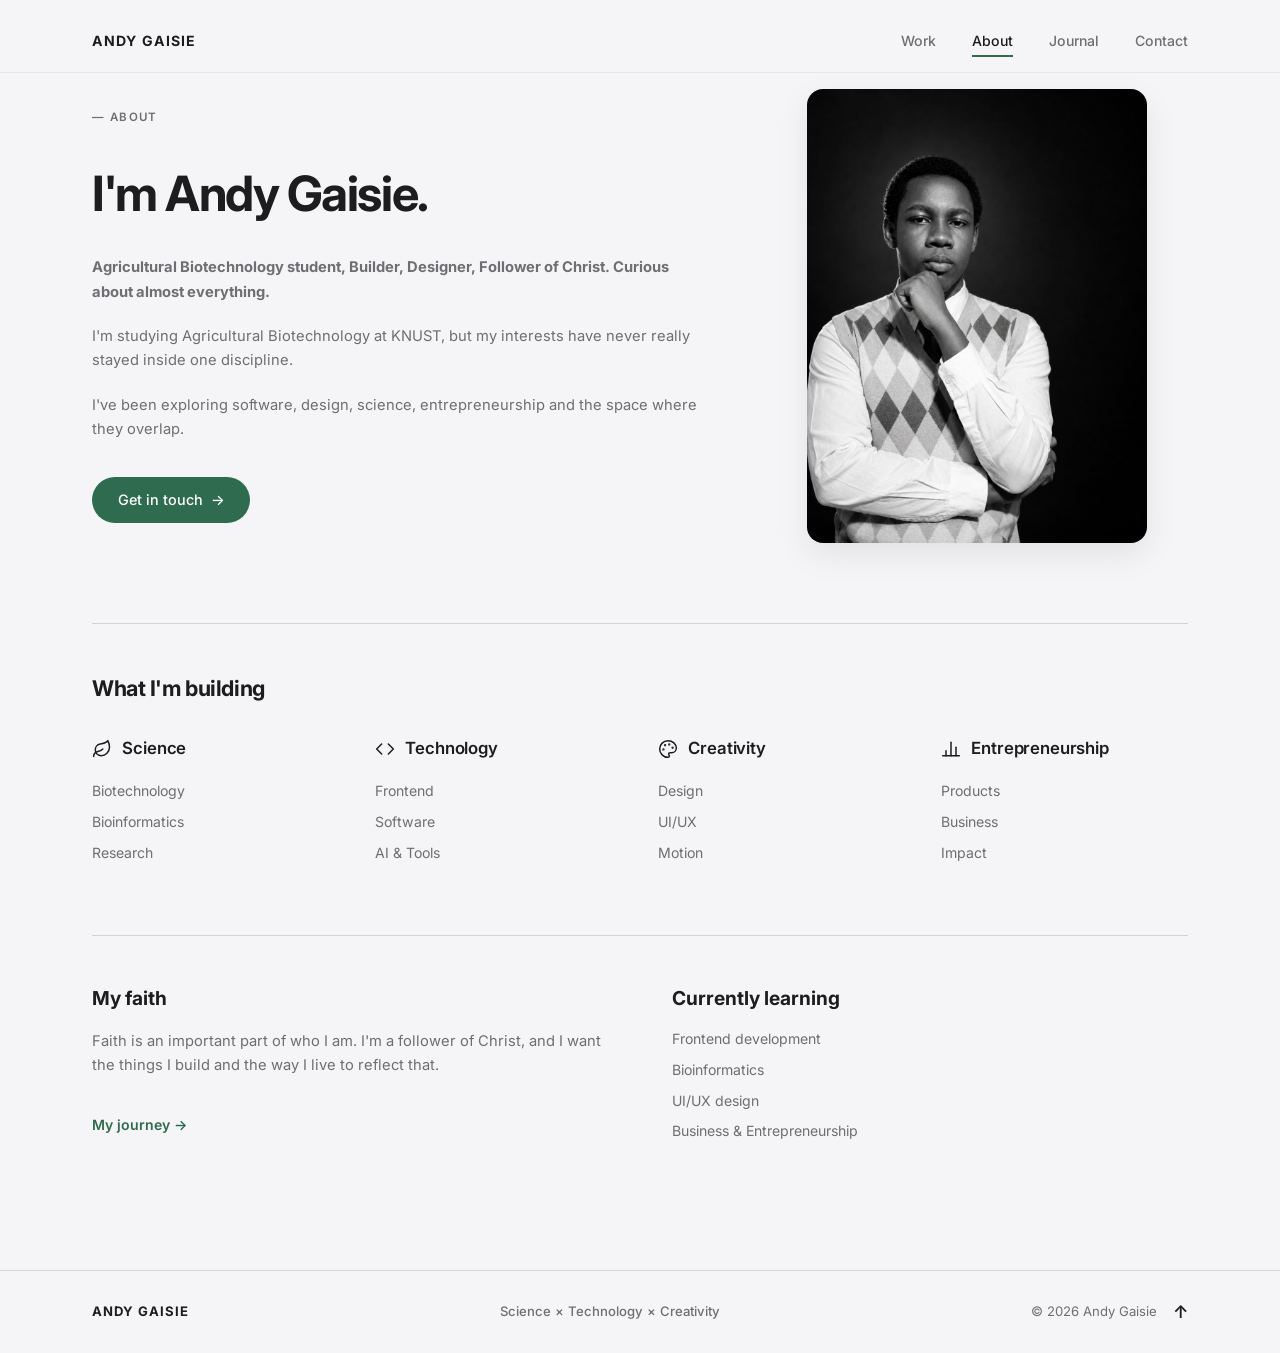
<file: about.html>
<!DOCTYPE html>
<html lang="en">
<head>
    <meta charset="UTF-8">
    <meta name="viewport" content="width=device-width, initial-scale=1.0">
    <title>About - Andy Gaisie</title>
    <link rel="preconnect" href="https://fonts.googleapis.com">
    <link rel="preconnect" href="https://fonts.gstatic.com" crossorigin>
    <link href="https://fonts.googleapis.com/css2?family=Inter:wght@300;400;500;600;700&display=swap" rel="stylesheet">
    <link rel="stylesheet" href="css/style.css">
    <link rel="stylesheet" href="css/components.css">
    <link rel="stylesheet" href="css/responsive.css">
</head>
<body>
    <!-- Top Navigation -->
    <header class="header">
        <div class="nav-container">
            <a href="index.html" class="brand-logo">ANDY GAISIE</a>
            <nav class="nav-menu">
                <a href="work.html" class="nav-link">Work</a>
                <a href="about.html" class="nav-link active">About</a>
                <a href="journal.html" class="nav-link">Journal</a>
                <a href="contact.html" class="nav-link">Contact</a>
            </nav>
        </div>
    </header>

    <main class="main-content">
        <!-- Hero Section -->
        <section class="about-page-hero">
            <div class="about-hero-text">
                <p class="section-tag">— ABOUT</p>
                <h1 class="about-page-title">I'm Andy Gaisie.</h1>
                <p class="bio-text">
                    <strong>Agricultural Biotechnology student, Builder, Designer, Follower of Christ. Curious about almost everything.</strong>
                </p>
                <p class="bio-text">
                    I'm studying Agricultural Biotechnology at KNUST, but my interests have never really stayed inside one discipline.
                </p>
                <p class="bio-text">
                    I've been exploring software, design, science, entrepreneurship and the space where they overlap.
                </p>
                <a href="contact.html" class="primary-btn" style="margin-top: 1rem;">
                    Get in touch <span class="link-arrow">→</span>
                </a>
            </div>

            <div class="portrait-frame">
                <img src="assets/My Pic.jpg" alt="Andy Gaisie portrait" class="portrait-img">
            </div>
        </section>

        <!-- What I'm Building Section -->
        <section class="building-section">
            <h2 class="building-title">What I'm building</h2>

            <div class="exploring-grid">
                <!-- Science -->
                <div class="exploring-col">
                    <div class="exploring-header">
                        <div class="exploring-icon">
                            <svg width="20" height="20" viewBox="0 0 24 24" fill="none" stroke="currentColor" stroke-width="1.8" stroke-linecap="round" stroke-linejoin="round">
                                <path d="M11 20A7 7 0 0 1 9.8 6.1C15.5 5 17 4.48 19 2c1 2 2 4.18 2 8 0 5.5-4.78 10-10 10Z"/>
                                <path d="M2 21c0-3 1.85-5.36 5.08-6C9.5 14.52 12 13 13 12"/>
                            </svg>
                        </div>
                        <h3 class="exploring-title">Science</h3>
                    </div>
                    <ul class="exploring-list">
                        <li>Biotechnology</li>
                        <li>Bioinformatics</li>
                        <li>Research</li>
                    </ul>
                </div>

                <!-- Technology -->
                <div class="exploring-col">
                    <div class="exploring-header">
                        <div class="exploring-icon">
                            <svg width="20" height="20" viewBox="0 0 24 24" fill="none" stroke="currentColor" stroke-width="1.8" stroke-linecap="round" stroke-linejoin="round">
                                <polyline points="16 18 22 12 16 6"/>
                                <polyline points="8 6 2 12 8 18"/>
                            </svg>
                        </div>
                        <h3 class="exploring-title">Technology</h3>
                    </div>
                    <ul class="exploring-list">
                        <li>Frontend</li>
                        <li>Software</li>
                        <li>AI &amp; Tools</li>
                    </ul>
                </div>

                <!-- Creativity -->
                <div class="exploring-col">
                    <div class="exploring-header">
                        <div class="exploring-icon">
                            <svg width="20" height="20" viewBox="0 0 24 24" fill="none" stroke="currentColor" stroke-width="1.8" stroke-linecap="round" stroke-linejoin="round">
                                <circle cx="13.5" cy="6.5" r=".5" fill="currentColor"/>
                                <circle cx="17.5" cy="10.5" r=".5" fill="currentColor"/>
                                <circle cx="8.5" cy="7.5" r=".5" fill="currentColor"/>
                                <circle cx="6.5" cy="12.5" r=".5" fill="currentColor"/>
                                <path d="M12 2C6.5 2 2 6.5 2 12s4.5 10 10 10c.926 0 1.648-.746 1.648-1.688 0-.437-.18-.835-.437-1.125-.29-.289-.438-.652-.438-1.125a1.64 1.64 0 0 1 1.668-1.668h1.996c3.051 0 5.555-2.503 5.555-5.554C21.965 6.012 17.461 2 12 2z"/>
                            </svg>
                        </div>
                        <h3 class="exploring-title">Creativity</h3>
                    </div>
                    <ul class="exploring-list">
                        <li>Design</li>
                        <li>UI/UX</li>
                        <li>Motion</li>
                    </ul>
                </div>

                <!-- Entrepreneurship -->
                <div class="exploring-col">
                    <div class="exploring-header">
                        <div class="exploring-icon">
                            <svg width="20" height="20" viewBox="0 0 24 24" fill="none" stroke="currentColor" stroke-width="1.8" stroke-linecap="round" stroke-linejoin="round">
                                <line x1="18" y1="20" x2="18" y2="10"/>
                                <line x1="12" y1="20" x2="12" y2="4"/>
                                <line x1="6" y1="20" x2="6" y2="14"/>
                                <line x1="2" y1="20" x2="22" y2="20"/>
                            </svg>
                        </div>
                        <h3 class="exploring-title">Entrepreneurship</h3>
                    </div>
                    <ul class="exploring-list">
                        <li>Products</li>
                        <li>Business</li>
                        <li>Impact</li>
                    </ul>
                </div>
            </div>
        </section>

        <!-- Faith & Learning Section -->
        <section class="faith-learning-section">
            <div class="faith-learning-grid">
                <div class="faith-block">
                    <h3 class="block-title">My faith</h3>
                    <p class="bio-text">
                        Faith is an important part of who I am. I'm a follower of Christ, and I want the things I build and the way I live to reflect that.
                    </p>
                    <a href="index.html#journey" class="subtle-link">My journey →</a>
                </div>

                <div class="learning-block">
                    <h3 class="block-title">Currently learning</h3>
                    <ul class="exploring-list">
                        <li>Frontend development</li>
                        <li>Bioinformatics</li>
                        <li>UI/UX design</li>
                        <li>Business &amp; Entrepreneurship</li>
                    </ul>
                </div>
            </div>
        </section>
    </main>

    <!-- Bottom Footer -->
    <footer class="footer">
        <div class="footer-inner">
            <div class="footer-brand">ANDY GAISIE</div>
            <div class="footer-center">Science × Technology × Creativity</div>
            <div class="footer-right">
                <span>&copy; 2026 Andy Gaisie</span>
                <a href="#" class="back-to-top" title="Back to top">↑</a>
            </div>
        </div>
    </footer>

    <script src="js/main.js"></script>
    <script src="js/navigation.js"></script>
    <script src="js/animations.js"></script>
</body>
</html>
</file>
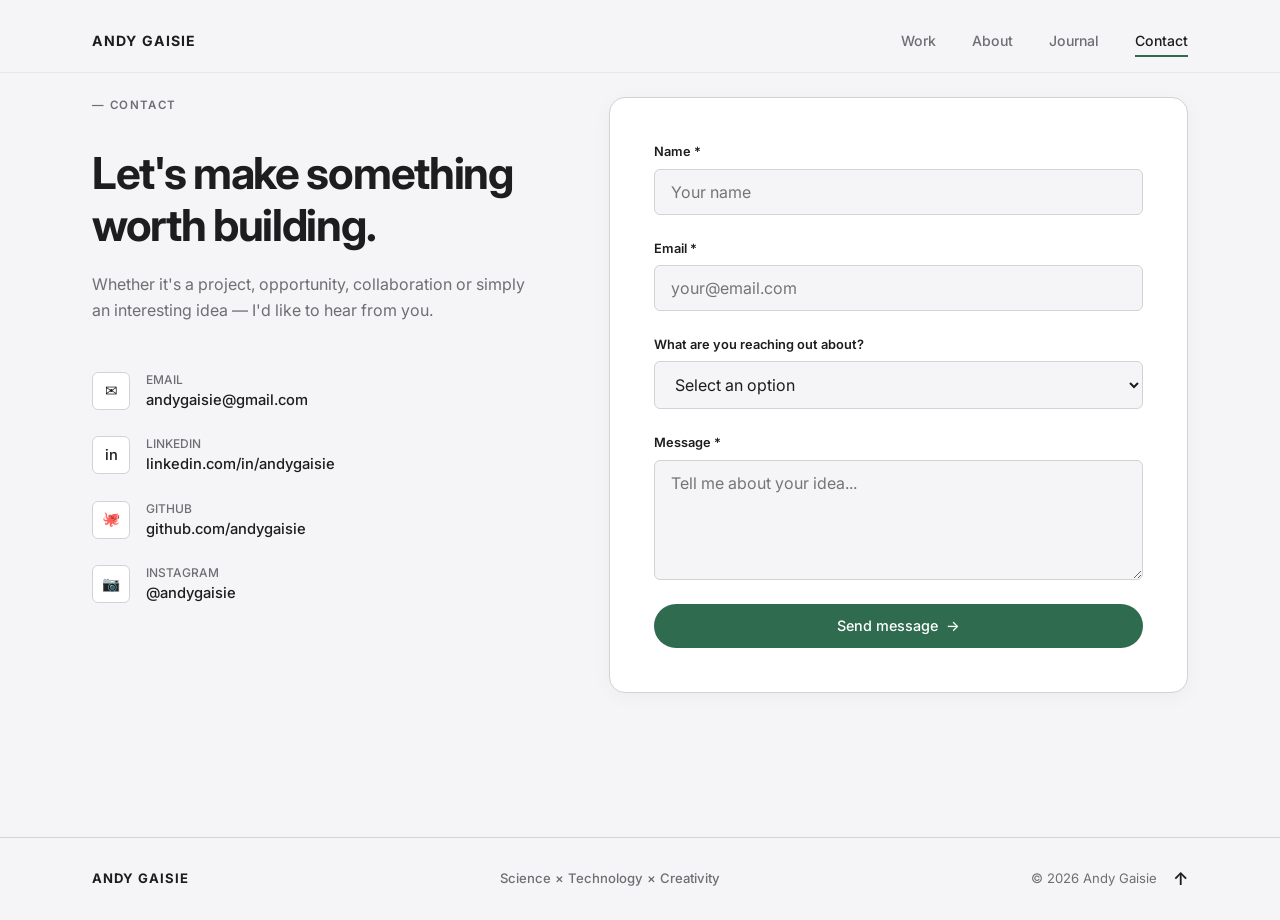
<file: contact.html>
<!DOCTYPE html>
<html lang="en">
<head>
    <meta charset="UTF-8">
    <meta name="viewport" content="width=device-width, initial-scale=1.0">
    <title>Contact - Andy Gaisie</title>
    <link rel="preconnect" href="https://fonts.googleapis.com">
    <link rel="preconnect" href="https://fonts.gstatic.com" crossorigin>
    <link href="https://fonts.googleapis.com/css2?family=Inter:wght@300;400;500;600;700&display=swap" rel="stylesheet">
    <link rel="stylesheet" href="css/style.css">
    <link rel="stylesheet" href="css/components.css">
    <link rel="stylesheet" href="css/responsive.css">
</head>
<body>
    <!-- Top Navigation -->
    <header class="header">
        <div class="nav-container">
            <a href="index.html" class="brand-logo">ANDY GAISIE</a>
            <nav class="nav-menu">
                <a href="work.html" class="nav-link">Work</a>
                <a href="about.html" class="nav-link">About</a>
                <a href="journal.html" class="nav-link">Journal</a>
                <a href="contact.html" class="nav-link active">Contact</a>
            </nav>
        </div>
    </header>

    <main class="main-content">
        <div class="contact-grid">
            <!-- Left Info Column -->
            <div class="contact-info-side">
                <p class="section-tag">— CONTACT</p>
                <h1 class="contact-intro-title">Let's make something worth building.</h1>
                <p class="contact-intro-sub">
                    Whether it's a project, opportunity, collaboration or simply an interesting idea — I'd like to hear from you.
                </p>

                <div class="contact-channels-list">
                    <a href="mailto:andygaisie@gmail.com" class="contact-channel-item">
                        <div class="channel-icon-box">✉</div>
                        <div>
                            <div style="font-size: 0.75rem; color: var(--muted); text-transform: uppercase;">Email</div>
                            <div>andygaisie@gmail.com</div>
                        </div>
                    </a>

                    <a href="https://linkedin.com/in/andygaisie" target="_blank" rel="noopener noreferrer" class="contact-channel-item">
                        <div class="channel-icon-box">in</div>
                        <div>
                            <div style="font-size: 0.75rem; color: var(--muted); text-transform: uppercase;">LinkedIn</div>
                            <div>linkedin.com/in/andygaisie</div>
                        </div>
                    </a>

                    <a href="https://github.com/andygaisie" target="_blank" rel="noopener noreferrer" class="contact-channel-item">
                        <div class="channel-icon-box">🐙</div>
                        <div>
                            <div style="font-size: 0.75rem; color: var(--muted); text-transform: uppercase;">GitHub</div>
                            <div>github.com/andygaisie</div>
                        </div>
                    </a>

                    <a href="https://instagram.com/andygaisie" target="_blank" rel="noopener noreferrer" class="contact-channel-item">
                        <div class="channel-icon-box">📷</div>
                        <div>
                            <div style="font-size: 0.75rem; color: var(--muted); text-transform: uppercase;">Instagram</div>
                            <div>@andygaisie</div>
                        </div>
                    </a>
                </div>
            </div>

            <!-- Right Form Column -->
            <div class="contact-form-side">
                <div class="contact-form-card">
                    <form id="contactForm">
                        <div class="form-group">
                            <label for="name" class="form-label">Name *</label>
                            <input type="text" id="name" name="name" class="form-input" placeholder="Your name" required>
                        </div>

                        <div class="form-group">
                            <label for="email" class="form-label">Email *</label>
                            <input type="email" id="email" name="email" class="form-input" placeholder="your@email.com" required>
                        </div>

                        <div class="form-group">
                            <label for="reason" class="form-label">What are you reaching out about?</label>
                            <select id="reason" name="reason" class="form-select">
                                <option value="" disabled selected>Select an option</option>
                                <option value="project">Project / Freelance Inquiry</option>
                                <option value="collaboration">Collaboration / Research</option>
                                <option value="opportunity">Opportunity / Internship</option>
                                <option value="hello">Just saying hello</option>
                            </select>
                        </div>

                        <div class="form-group">
                            <label for="message" class="form-label">Message *</label>
                            <textarea id="message" name="message" class="form-textarea" placeholder="Tell me about your idea..." required></textarea>
                        </div>

                        <button type="submit" class="primary-btn submit-btn" style="width: 100%; justify-content: center; padding: 0.85rem;">
                            Send message <span class="link-arrow">→</span>
                        </button>

                        <div id="formStatus" class="form-status"></div>
                    </form>
                </div>
            </div>
        </div>
    </main>

    <!-- Bottom Footer -->
    <footer class="footer">
        <div class="footer-inner">
            <div class="footer-brand">ANDY GAISIE</div>
            <div class="footer-center">Science × Technology × Creativity</div>
            <div class="footer-right">
                <span>&copy; 2026 Andy Gaisie</span>
                <a href="#" class="back-to-top" title="Back to top">↑</a>
            </div>
        </div>
    </footer>

    <script src="js/main.js"></script>
    <script src="js/navigation.js"></script>
    <script src="js/animations.js"></script>
</body>
</html>
</file>
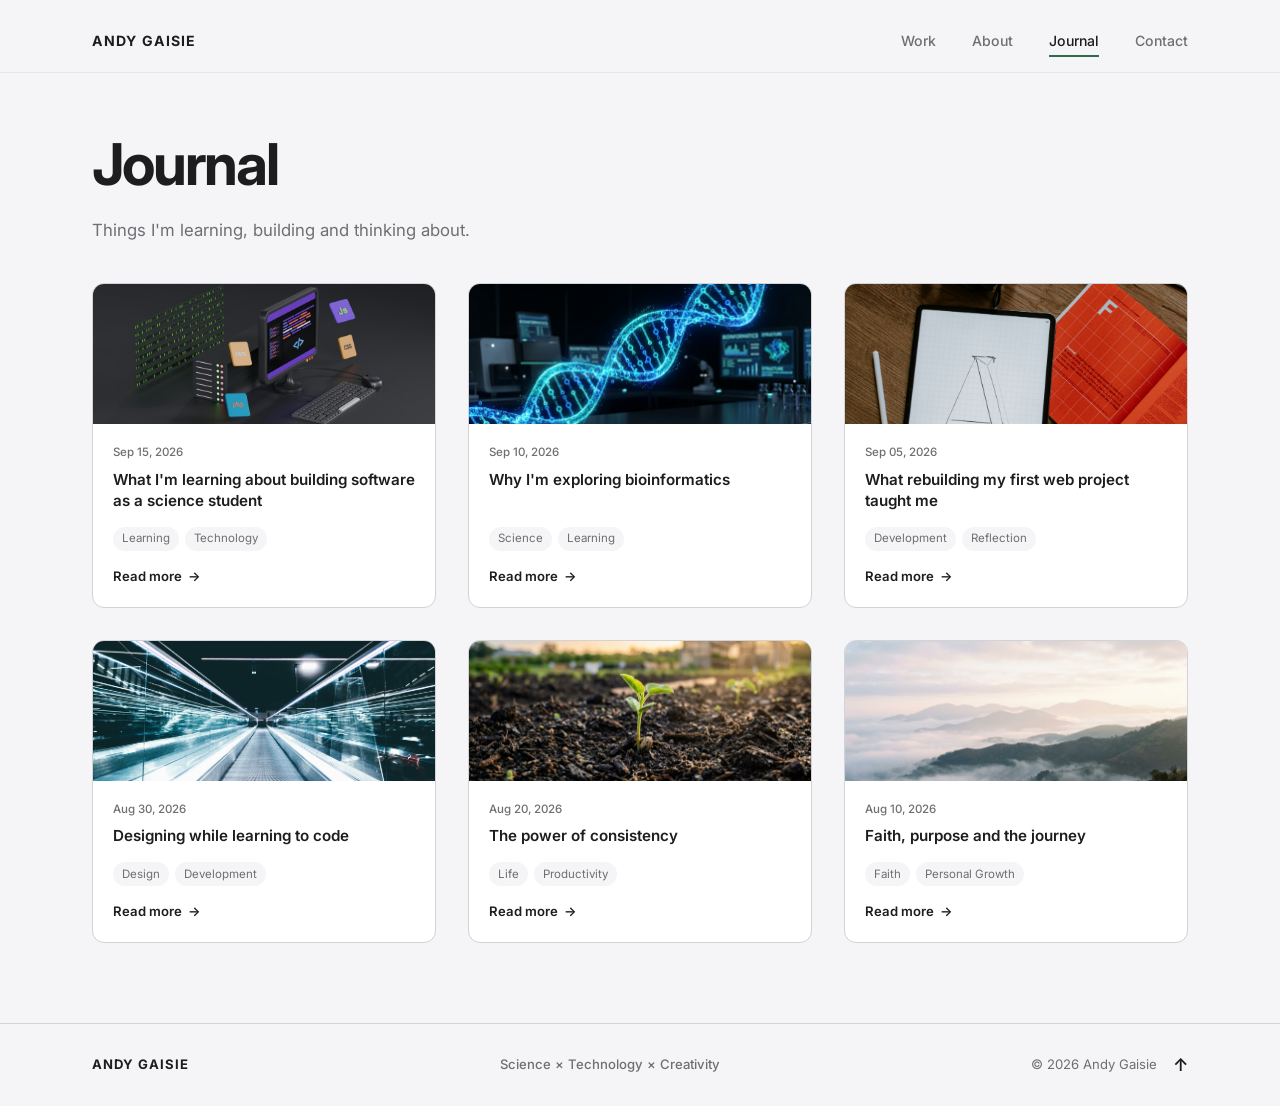
<file: journal.html>
<!DOCTYPE html>
<html lang="en">
<head>
    <meta charset="UTF-8">
    <meta name="viewport" content="width=device-width, initial-scale=1.0">
    <title>Journal - Andy Gaisie</title>
    <link rel="preconnect" href="https://fonts.googleapis.com">
    <link rel="preconnect" href="https://fonts.gstatic.com" crossorigin>
    <link href="https://fonts.googleapis.com/css2?family=Inter:wght@300;400;500;600;700&display=swap" rel="stylesheet">
    <link rel="stylesheet" href="css/style.css">
    <link rel="stylesheet" href="css/components.css">
    <link rel="stylesheet" href="css/responsive.css">
</head>
<body>
    <!-- Top Navigation -->
    <header class="header">
        <div class="nav-container">
            <a href="index.html" class="brand-logo">ANDY GAISIE</a>
            <nav class="nav-menu">
                <a href="work.html" class="nav-link">Work</a>
                <a href="about.html" class="nav-link">About</a>
                <a href="journal.html" class="nav-link active">Journal</a>
                <a href="contact.html" class="nav-link">Contact</a>
            </nav>
        </div>
    </header>

    <main class="main-content">
        <header class="page-header">
            <h1 class="page-title">Journal</h1>
            <p class="page-subtitle">Things I'm learning, building and thinking about.</p>
        </header>

        <!-- Journal Grid (6 Posts) -->
        <div class="journal-grid" style="margin-bottom: 5rem;">
            <!-- Post 1 -->
            <article class="journal-post">
                <div class="journal-thumb">
                    <img src="assets/images/journal-1.png" alt="Code on screen" class="thumb-img">
                </div>
                <div class="journal-meta">
                    <span class="journal-date">Sep 15, 2026</span>
                    <h2 class="journal-title">What I'm learning about building software as a science student</h2>
                    <div class="journal-tags">
                        <span class="tag-chip">Learning</span>
                        <span class="tag-chip">Technology</span>
                    </div>
                    <a href="journal/building-software.html" class="read-more-link">Read more <span class="link-arrow">→</span></a>
                </div>
            </article>

            <!-- Post 2 -->
            <article class="journal-post">
                <div class="journal-thumb">
                    <img src="assets/images/journal-dna.jpg" alt="Bioinformatics DNA simulation" class="thumb-img">
                </div>
                <div class="journal-meta">
                    <span class="journal-date">Sep 10, 2026</span>
                    <h2 class="journal-title">Why I'm exploring bioinformatics</h2>
                    <div class="journal-tags">
                        <span class="tag-chip">Science</span>
                        <span class="tag-chip">Learning</span>
                    </div>
                    <a href="journal/bioinformatics.html" class="read-more-link">Read more <span class="link-arrow">→</span></a>
                </div>
            </article>

            <!-- Post 3 -->
            <article class="journal-post">
                <div class="journal-thumb">
                    <img src="assets/images/journal-3.png" alt="Desk with notebooks and wireframes" class="thumb-img">
                </div>
                <div class="journal-meta">
                    <span class="journal-date">Sep 05, 2026</span>
                    <h2 class="journal-title">What rebuilding my first web project taught me</h2>
                    <div class="journal-tags">
                        <span class="tag-chip">Development</span>
                        <span class="tag-chip">Reflection</span>
                    </div>
                    <a href="journal/building-software.html" class="read-more-link">Read more <span class="link-arrow">→</span></a>
                </div>
            </article>

            <!-- Post 4 -->
            <article class="journal-post">
                <div class="journal-thumb">
                    <img src="assets/images/future image.jpg" alt="Agricultural research foliage" class="thumb-img">
                </div>
                <div class="journal-meta">
                    <span class="journal-date">Aug 30, 2026</span>
                    <h2 class="journal-title">Designing while learning to code</h2>
                    <div class="journal-tags">
                        <span class="tag-chip">Design</span>
                        <span class="tag-chip">Development</span>
                    </div>
                    <a href="journal/learning-to-code.html" class="read-more-link">Read more <span class="link-arrow">→</span></a>
                </div>
            </article>

            <!-- Post 5 -->
            <article class="journal-post">
                <div class="journal-thumb">
                    <img src="assets/images/journal-seedling.jpg" alt="Seedling in garden soil" class="thumb-img">
                </div>
                <div class="journal-meta">
                    <span class="journal-date">Aug 20, 2026</span>
                    <h2 class="journal-title">The power of consistency</h2>
                    <div class="journal-tags">
                        <span class="tag-chip">Life</span>
                        <span class="tag-chip">Productivity</span>
                    </div>
                    <a href="journal/learning-to-code.html" class="read-more-link">Read more <span class="link-arrow">→</span></a>
                </div>
            </article>

            <!-- Post 6 -->
            <article class="journal-post">
                <div class="journal-thumb">
                    <img src="assets/images/misty-mountain.jpg" alt="Misty sunrise mountains" class="thumb-img">
                </div>
                <div class="journal-meta">
                    <span class="journal-date">Aug 10, 2026</span>
                    <h2 class="journal-title">Faith, purpose and the journey</h2>
                    <div class="journal-tags">
                        <span class="tag-chip">Faith</span>
                        <span class="tag-chip">Personal Growth</span>
                    </div>
                    <a href="journal/building-software.html" class="read-more-link">Read more <span class="link-arrow">→</span></a>
                </div>
            </article>
        </div>
    </main>

    <!-- Bottom Footer -->
    <footer class="footer">
        <div class="footer-inner">
            <div class="footer-brand">ANDY GAISIE</div>
            <div class="footer-center">Science × Technology × Creativity</div>
            <div class="footer-right">
                <span>&copy; 2026 Andy Gaisie</span>
                <a href="#" class="back-to-top" title="Back to top">↑</a>
            </div>
        </div>
    </footer>

    <script src="js/main.js"></script>
    <script src="js/navigation.js"></script>
    <script src="js/animations.js"></script>
</body>
</html>
</file>
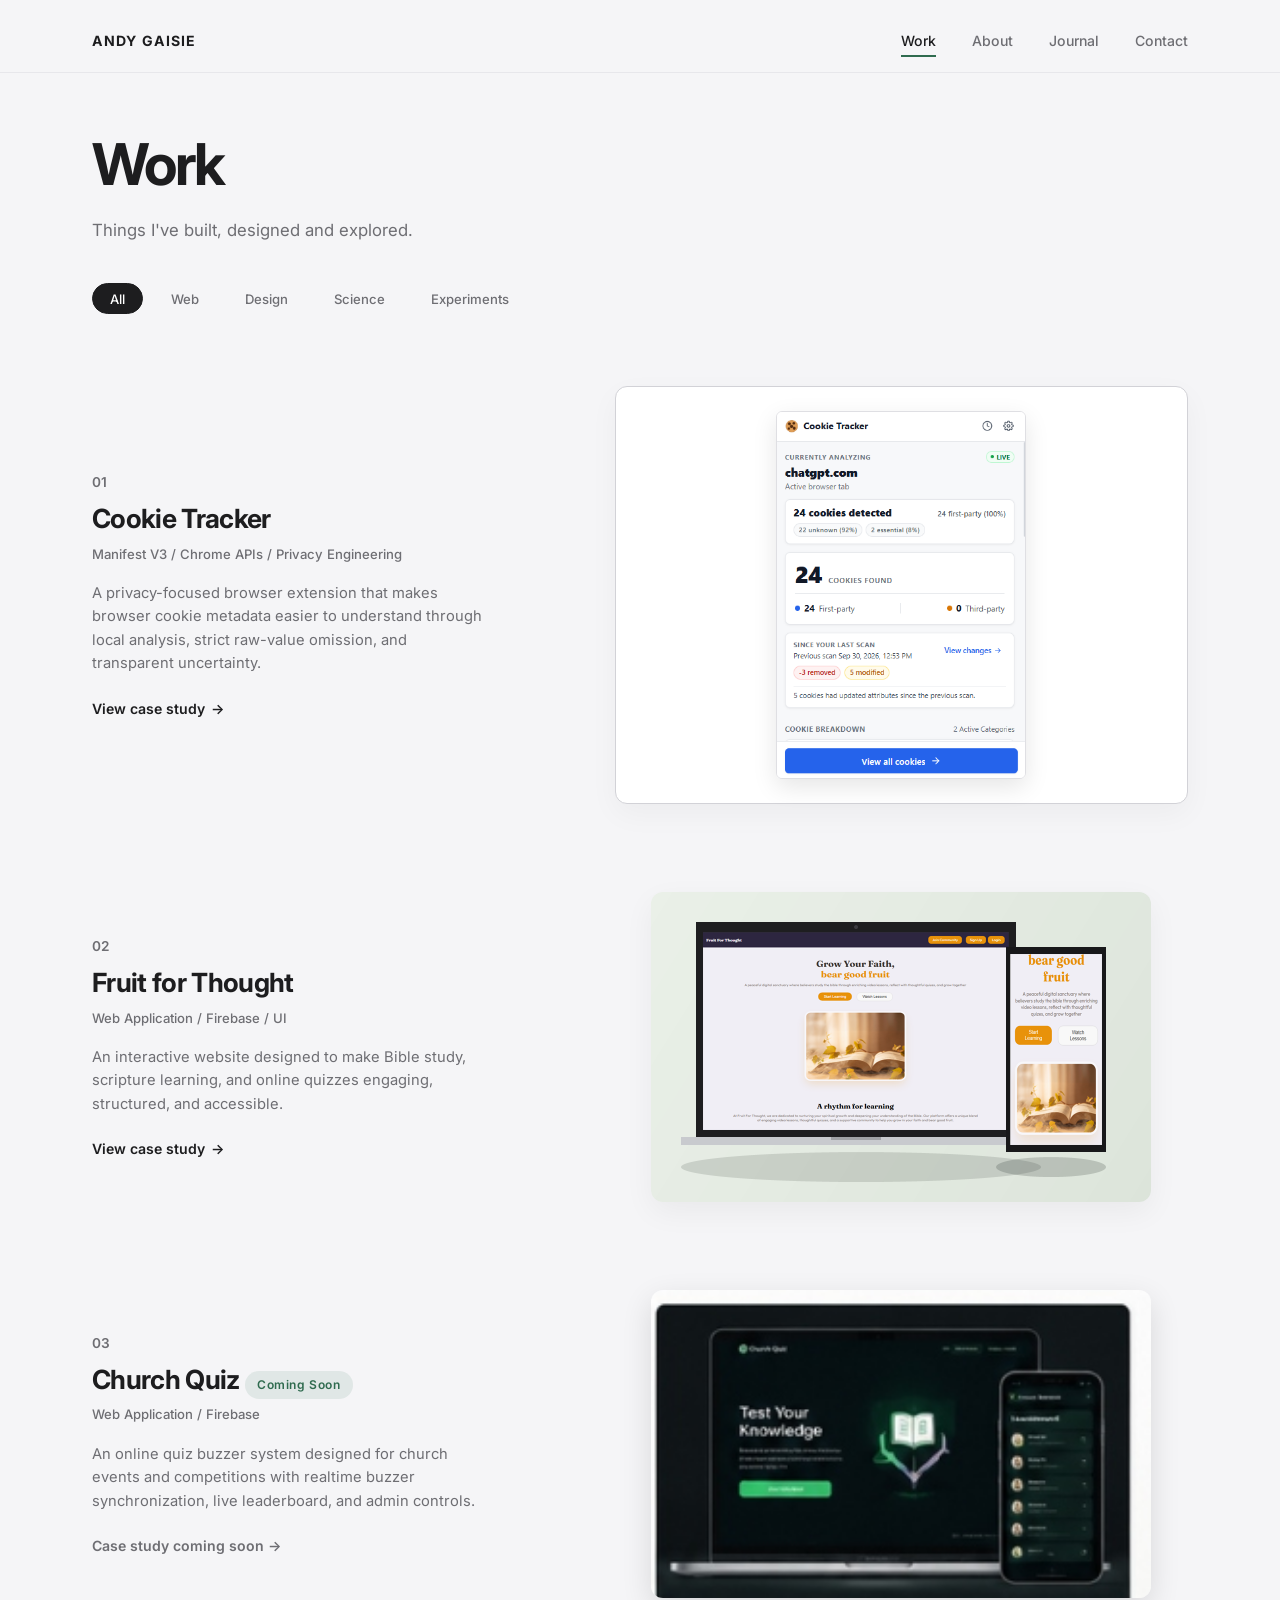
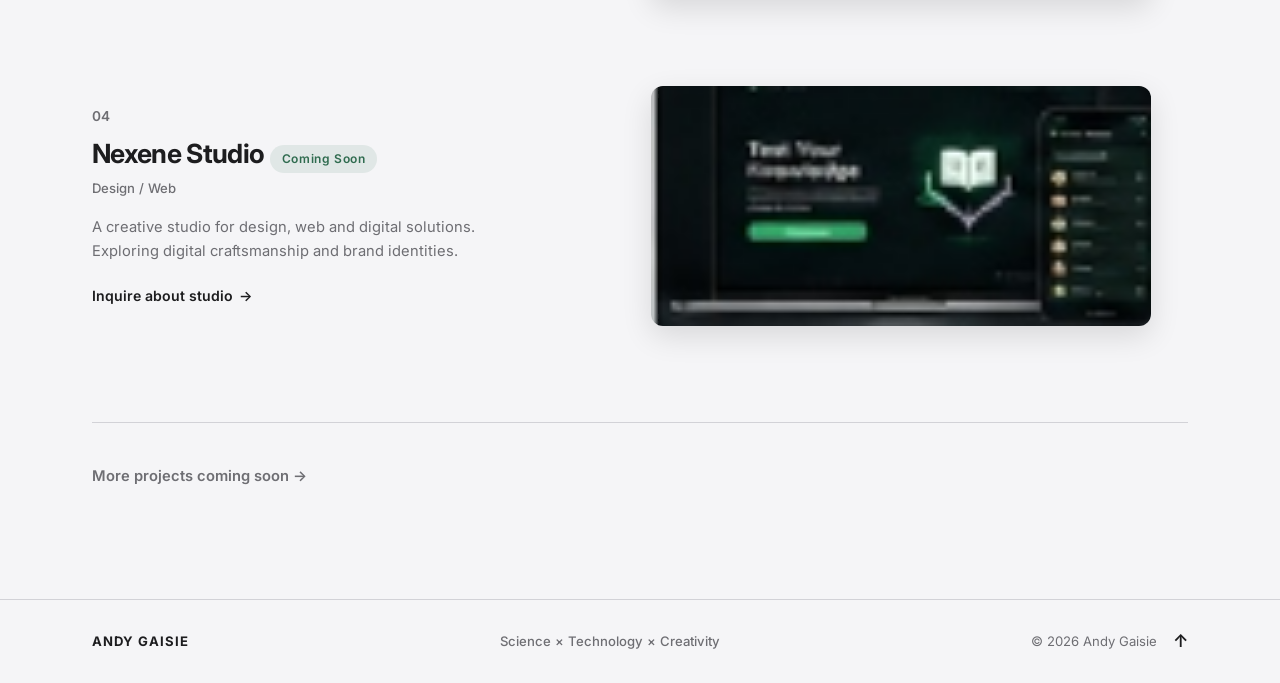
<file: work.html>
<!DOCTYPE html>
<html lang="en">
<head>
    <meta charset="UTF-8">
    <meta name="viewport" content="width=device-width, initial-scale=1.0">
    <title>Work - Andy Gaisie</title>
    <link rel="preconnect" href="https://fonts.googleapis.com">
    <link rel="preconnect" href="https://fonts.gstatic.com" crossorigin>
    <link href="https://fonts.googleapis.com/css2?family=Inter:wght@300;400;500;600;700&display=swap" rel="stylesheet">
    <link rel="stylesheet" href="css/style.css">
    <link rel="stylesheet" href="css/components.css">
    <link rel="stylesheet" href="css/responsive.css">
</head>
<body>
    <!-- Top Navigation -->
    <header class="header">
        <div class="nav-container">
            <a href="index.html" class="brand-logo">ANDY GAISIE</a>
            <nav class="nav-menu">
                <a href="work.html" class="nav-link active">Work</a>
                <a href="about.html" class="nav-link">About</a>
                <a href="journal.html" class="nav-link">Journal</a>
                <a href="contact.html" class="nav-link">Contact</a>
            </nav>
        </div>
    </header>

    <main class="main-content">
        <header class="page-header">
            <h1 class="page-title">Work</h1>
            <p class="page-subtitle">Things I've built, designed and explored.</p>
        </header>

        <!-- Category Filter -->
        <nav class="filter-bar" aria-label="Project category filter">
            <button class="filter-btn active" data-filter="all">All</button>
            <button class="filter-btn" data-filter="web">Web</button>
            <button class="filter-btn" data-filter="design">Design</button>
            <button class="filter-btn" data-filter="science">Science</button>
            <button class="filter-btn" data-filter="experiments">Experiments</button>
        </nav>

        <!-- Projects List -->
        <div class="work-grid">
            <!-- Project 01: Cookie Tracker -->
            <article class="work-card" data-category="web experiments">
                <div class="work-info">
                    <span class="project-index">01</span>
                    <h2 class="project-name">Cookie Tracker</h2>
                    <p class="project-tech">Manifest V3 / Chrome APIs / Privacy Engineering</p>
                    <p class="project-summary">
                        A privacy-focused browser extension that makes browser cookie metadata easier to understand through local analysis, strict raw-value omission, and transparent uncertainty.
                    </p>
                    <a href="projects/cookie-tracker.html" class="view-project-link">
                        View case study <span class="link-arrow">→</span>
                    </a>
                </div>
                <div class="work-mockup">
                    <a href="projects/cookie-tracker.html" style="display: flex; justify-content: center; width: 100%; background: var(--white); border: 1px solid var(--border); border-radius: var(--radius-md); padding: 1.5rem; box-shadow: 0 10px 30px rgba(0,0,0,0.04);">
                        <img src="projects/cookie-tracker/overview.png" alt="Cookie Tracker browser extension popup" style="max-width: 250px; width: 100%; border-radius: var(--radius-sm); box-shadow: 0 8px 24px rgba(0,0,0,0.1); border: 1px solid rgba(210,210,215,0.7);">
                    </a>
                </div>
            </article>

            <!-- Project 02: Fruit for Thought -->
            <article class="work-card" data-category="web design">
                <div class="work-info">
                    <span class="project-index">02</span>
                    <h2 class="project-name">Fruit for Thought</h2>
                    <p class="project-tech">Web Application / Firebase / UI</p>
                    <p class="project-summary">
                        An interactive website designed to make Bible study, scripture learning, and online quizzes engaging, structured, and accessible.
                    </p>
                    <a href="projects/fruit-for-thought.html" class="view-project-link">
                        View case study <span class="link-arrow">→</span>
                    </a>
                </div>
                <div class="work-mockup">
                    <a href="projects/fruit-for-thought.html">
                        <img src="assets/images/fruit-mockup.png" alt="Fruit for Thought app on laptop and smartphone" class="mockup-img">
                    </a>
                </div>
            </article>

            <!-- Project 03: Church Quiz -->
            <article class="work-card" data-category="web experiments">
                <div class="work-info">
                    <span class="project-index">03</span>
                    <h2 class="project-name">Church Quiz <span class="badge">Coming Soon</span></h2>
                    <p class="project-tech">Web Application / Firebase</p>
                    <p class="project-summary">
                        An online quiz buzzer system designed for church events and competitions with realtime buzzer synchronization, live leaderboard, and admin controls.
                    </p>
                    <span class="more-link" style="font-size: 0.88rem; color: var(--muted);">
                        Case study coming soon →
                    </span>
                </div>
                <div class="work-mockup">
                    <img src="assets/images/quiz-mockup.png" alt="Church Quiz app on laptop and smartphone" class="mockup-img dark-mockup">
                </div>
            </article>

            <!-- Project 04: Nexene Studio -->
            <article class="work-card" data-category="design web">
                <div class="work-info">
                    <span class="project-index">04</span>
                    <h2 class="project-name">Nexene Studio <span class="badge">Coming Soon</span></h2>
                    <p class="project-tech">Design / Web</p>
                    <p class="project-summary">
                        A creative studio for design, web and digital solutions. Exploring digital craftsmanship and brand identities.
                    </p>
                    <a href="contact.html" class="view-project-link">
                        Inquire about studio <span class="link-arrow">→</span>
                    </a>
                </div>
                <div class="work-mockup">
                    <img src="assets/images/nexene-mockup.png" alt="Nexene Studio branding and design card" class="mockup-img dark-mockup">
                </div>
            </article>
        </div>

        <div class="more-projects-callout">
            <span class="more-link">More projects coming soon →</span>
        </div>
    </main>

    <!-- Bottom Footer -->
    <footer class="footer">
        <div class="footer-inner">
            <div class="footer-brand">ANDY GAISIE</div>
            <div class="footer-center">Science × Technology × Creativity</div>
            <div class="footer-right">
                <span>&copy; 2026 Andy Gaisie</span>
                <a href="#" class="back-to-top" title="Back to top">↑</a>
            </div>
        </div>
    </footer>

    <script src="js/main.js"></script>
    <script src="js/navigation.js"></script>
    <script src="js/animations.js"></script>
</body>
</html>
</file>
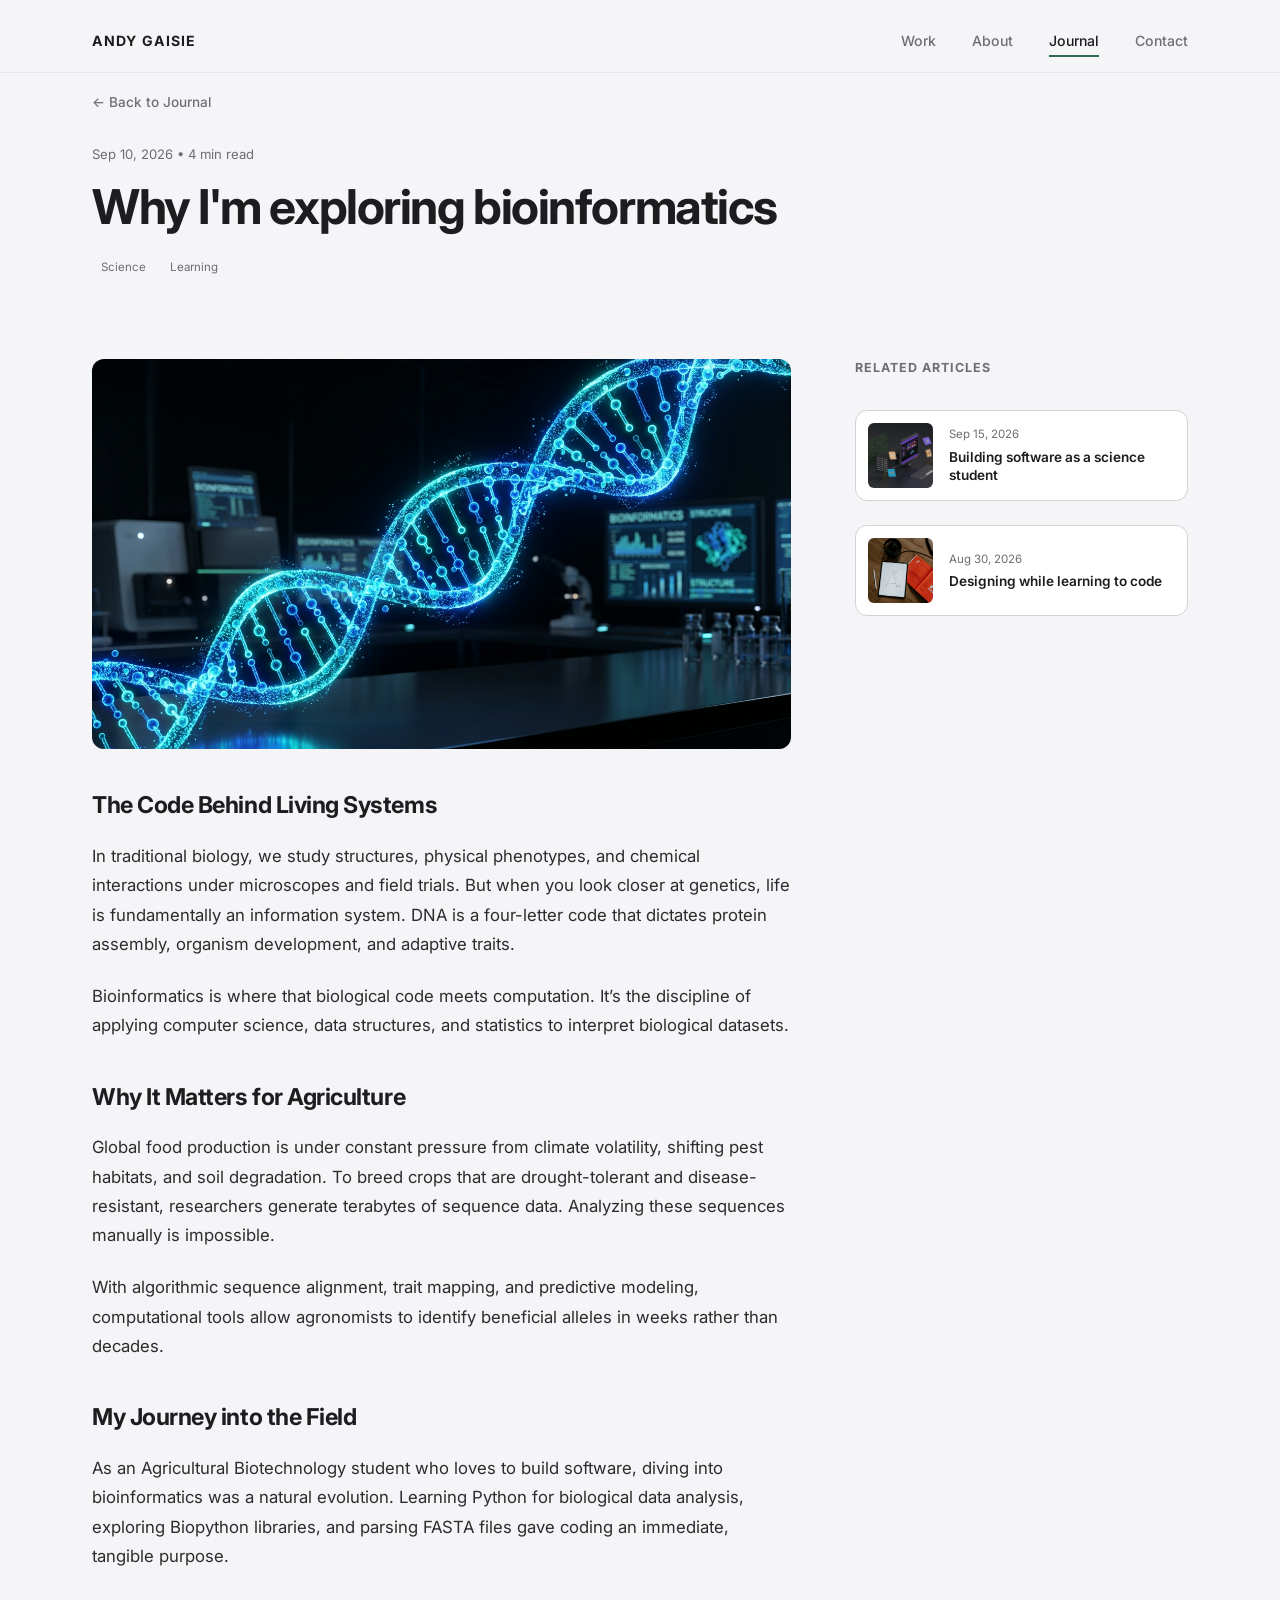
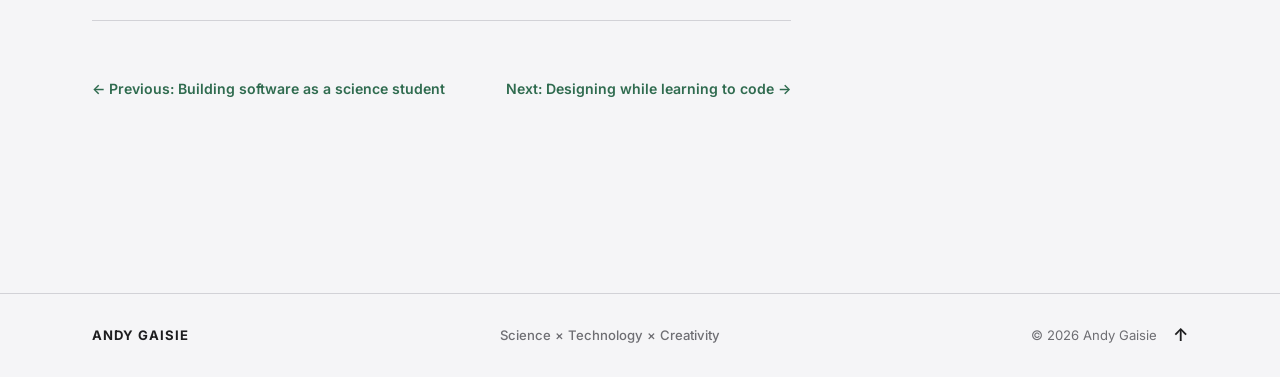
<file: journal/bioinformatics.html>
<!DOCTYPE html>
<html lang="en">
<head>
    <meta charset="UTF-8">
    <meta name="viewport" content="width=device-width, initial-scale=1.0">
    <title>Why I'm exploring bioinformatics - Andy Gaisie</title>
    <link rel="preconnect" href="https://fonts.googleapis.com">
    <link rel="preconnect" href="https://fonts.gstatic.com" crossorigin>
    <link href="https://fonts.googleapis.com/css2?family=Inter:wght@300;400;500;600;700&display=swap" rel="stylesheet">
    <link rel="stylesheet" href="../css/style.css">
    <link rel="stylesheet" href="../css/components.css">
    <link rel="stylesheet" href="../css/responsive.css">
</head>
<body>
    <!-- Top Navigation -->
    <header class="header">
        <div class="nav-container">
            <a href="../index.html" class="brand-logo">ANDY GAISIE</a>
            <nav class="nav-menu">
                <a href="../work.html" class="nav-link">Work</a>
                <a href="../about.html" class="nav-link">About</a>
                <a href="../journal.html" class="nav-link active">Journal</a>
                <a href="../contact.html" class="nav-link">Contact</a>
            </nav>
        </div>
    </header>

    <main class="main-content">
        <article class="article-header">
            <a href="../journal.html" class="back-link">← Back to Journal</a>
            <p class="article-reading-meta">Sep 10, 2026 • 4 min read</p>
            <h1 class="article-headline">Why I'm exploring bioinformatics</h1>
            <div class="journal-tags" style="margin-bottom: 2.5rem;">
                <span class="tag-chip">Science</span>
                <span class="tag-chip">Learning</span>
            </div>
        </article>

        <div class="article-main-grid">
            <!-- Article Body -->
            <div class="article-content">
                <img src="../assets/images/journal-dna.jpg" alt="Glowing DNA double helix and bioinformatics workstation" style="width: 100%; border-radius: var(--radius-md); margin-bottom: 2rem;">

                <h2>The Code Behind Living Systems</h2>
                <p>
                    In traditional biology, we study structures, physical phenotypes, and chemical interactions under microscopes and field trials. But when you look closer at genetics, life is fundamentally an information system. DNA is a four-letter code that dictates protein assembly, organism development, and adaptive traits.
                </p>
                <p>
                    Bioinformatics is where that biological code meets computation. It’s the discipline of applying computer science, data structures, and statistics to interpret biological datasets.
                </p>

                <h2>Why It Matters for Agriculture</h2>
                <p>
                    Global food production is under constant pressure from climate volatility, shifting pest habitats, and soil degradation. To breed crops that are drought-tolerant and disease-resistant, researchers generate terabytes of sequence data. Analyzing these sequences manually is impossible.
                </p>
                <p>
                    With algorithmic sequence alignment, trait mapping, and predictive modeling, computational tools allow agronomists to identify beneficial alleles in weeks rather than decades.
                </p>

                <h2>My Journey into the Field</h2>
                <p>
                    As an Agricultural Biotechnology student who loves to build software, diving into bioinformatics was a natural evolution. Learning Python for biological data analysis, exploring Biopython libraries, and parsing FASTA files gave coding an immediate, tangible purpose.
                </p>

                <nav class="case-nav-bar" style="margin-top: 3rem;">
                    <a href="building-software.html" class="subtle-link">← Previous: Building software as a science student</a>
                    <a href="learning-to-code.html" class="subtle-link">Next: Designing while learning to code →</a>
                </nav>
            </div>

            <!-- Sidebar -->
            <aside class="article-sidebar">
                <h3 class="sidebar-title">Related Articles</h3>

                <a href="building-software.html" class="sidebar-post">
                    <img src="../assets/images/journal-1.png" alt="Building software" class="sidebar-thumb">
                    <div>
                        <div style="font-size: 0.72rem; color: var(--muted); margin-bottom: 0.25rem;">Sep 15, 2026</div>
                        <div class="sidebar-post-title">Building software as a science student</div>
                    </div>
                </a>

                <a href="learning-to-code.html" class="sidebar-post">
                    <img src="../assets/images/journal-3.png" alt="Designing while coding" class="sidebar-thumb">
                    <div>
                        <div style="font-size: 0.72rem; color: var(--muted); margin-bottom: 0.25rem;">Aug 30, 2026</div>
                        <div class="sidebar-post-title">Designing while learning to code</div>
                    </div>
                </a>
            </aside>
        </div>
    </main>

    <!-- Bottom Footer -->
    <footer class="footer">
        <div class="footer-inner">
            <div class="footer-brand">ANDY GAISIE</div>
            <div class="footer-center">Science × Technology × Creativity</div>
            <div class="footer-right">
                <span>&copy; 2026 Andy Gaisie</span>
                <a href="#" class="back-to-top" title="Back to top">↑</a>
            </div>
        </div>
    </footer>

    <script src="../js/main.js"></script>
    <script src="../js/navigation.js"></script>
    <script src="../js/animations.js"></script>
</body>
</html>
</file>
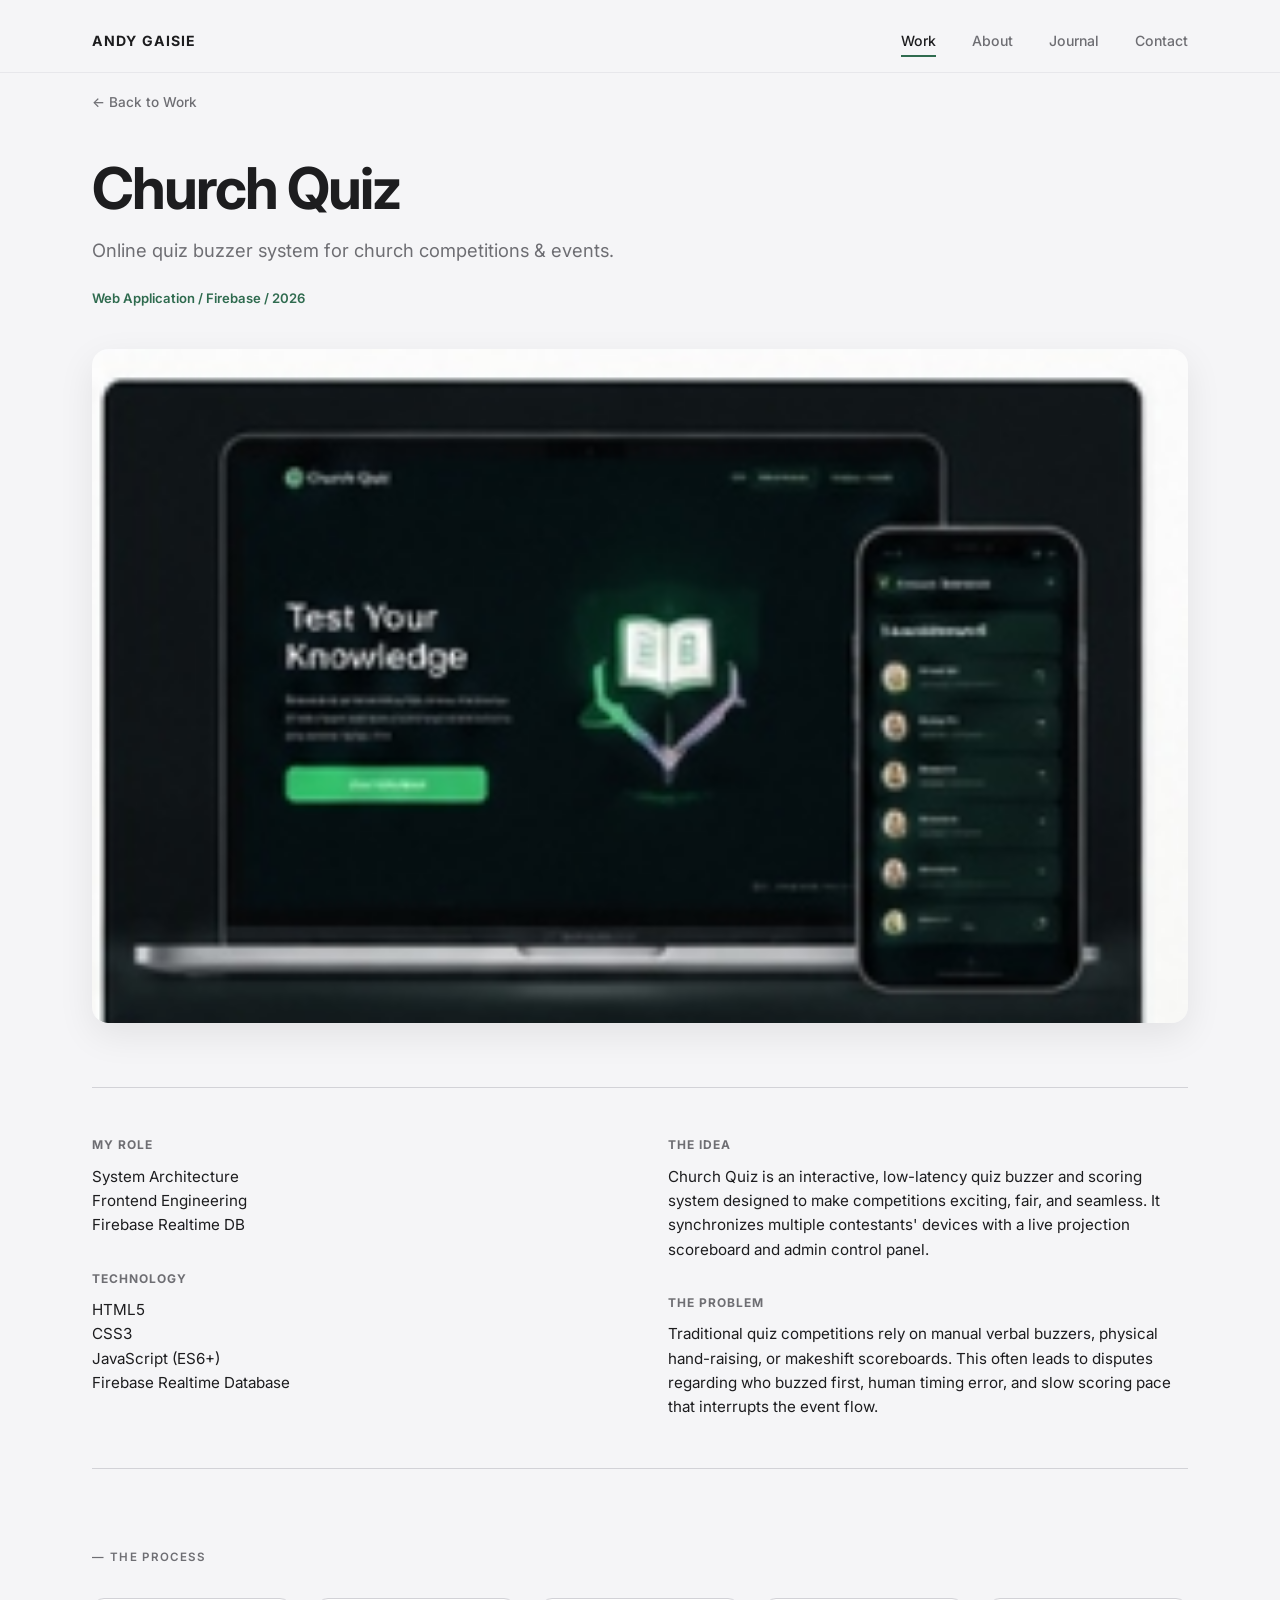
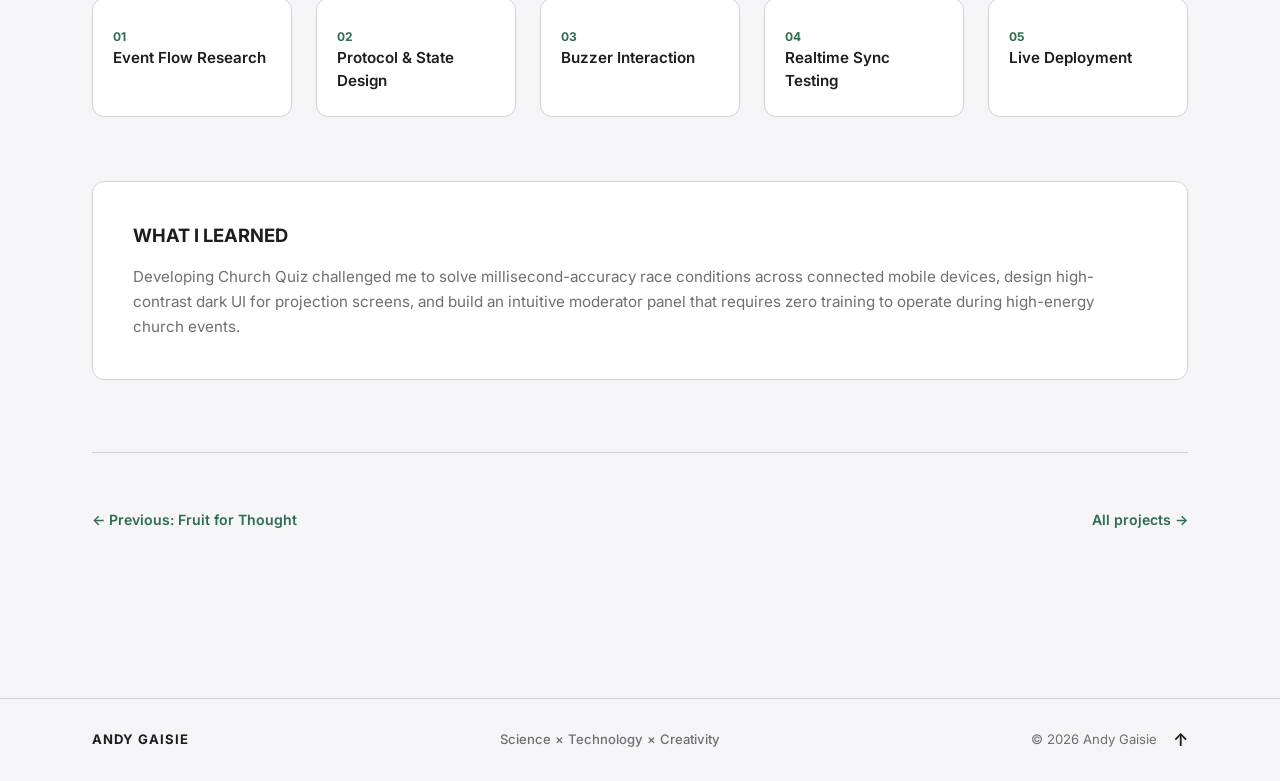
<file: projects/church-quiz.html>
<!DOCTYPE html>
<html lang="en">
<head>
    <meta charset="UTF-8">
    <meta name="viewport" content="width=device-width, initial-scale=1.0">
    <title>Church Quiz - Case Study | Andy Gaisie</title>
    <link rel="preconnect" href="https://fonts.googleapis.com">
    <link rel="preconnect" href="https://fonts.gstatic.com" crossorigin>
    <link href="https://fonts.googleapis.com/css2?family=Inter:wght@300;400;500;600;700&display=swap" rel="stylesheet">
    <link rel="stylesheet" href="../css/style.css">
    <link rel="stylesheet" href="../css/components.css">
    <link rel="stylesheet" href="../css/responsive.css">
</head>
<body>
    <!-- Top Navigation -->
    <header class="header">
        <div class="nav-container">
            <a href="../index.html" class="brand-logo">ANDY GAISIE</a>
            <nav class="nav-menu">
                <a href="../work.html" class="nav-link active">Work</a>
                <a href="../about.html" class="nav-link">About</a>
                <a href="../journal.html" class="nav-link">Journal</a>
                <a href="../contact.html" class="nav-link">Contact</a>
            </nav>
        </div>
    </header>

    <main class="main-content">
        <article class="case-hero">
            <a href="../work.html" class="back-link">← Back to Work</a>
            <h1 class="case-headline">Church Quiz</h1>
            <p class="case-subtitle">Online quiz buzzer system for church competitions &amp; events.</p>
            <p class="case-tag-line">Web Application / Firebase / 2026</p>

            <div class="case-banner">
                <img src="../assets/images/quiz-mockup.png" alt="Church Quiz realtime platform on desktop and phone" style="width: 100%; border-radius: var(--radius-lg);">
            </div>

            <!-- Case Meta Grid -->
            <div class="case-meta-grid">
                <div>
                    <div class="meta-block" style="margin-bottom: 2rem;">
                        <h4>MY ROLE</h4>
                        <p>System Architecture<br>Frontend Engineering<br>Firebase Realtime DB</p>
                    </div>
                    <div class="meta-block">
                        <h4>TECHNOLOGY</h4>
                        <p>HTML5<br>CSS3<br>JavaScript (ES6+)<br>Firebase Realtime Database</p>
                    </div>
                </div>

                <div>
                    <div class="meta-block" style="margin-bottom: 2rem;">
                        <h4>THE IDEA</h4>
                        <p>
                            Church Quiz is an interactive, low-latency quiz buzzer and scoring system designed to make competitions exciting, fair, and seamless. It synchronizes multiple contestants' devices with a live projection scoreboard and admin control panel.
                        </p>
                    </div>
                    <div class="meta-block">
                        <h4>THE PROBLEM</h4>
                        <p>
                            Traditional quiz competitions rely on manual verbal buzzers, physical hand-raising, or makeshift scoreboards. This often leads to disputes regarding who buzzed first, human timing error, and slow scoring pace that interrupts the event flow.
                        </p>
                    </div>
                </div>
            </div>

            <!-- Process Section -->
            <section class="process-section">
                <p class="section-tag">— THE PROCESS</p>
                <div class="process-grid">
                    <div class="process-card">
                        <span class="process-num">01</span>
                        <div class="process-name">Event Flow Research</div>
                    </div>
                    <div class="process-card">
                        <span class="process-num">02</span>
                        <div class="process-name">Protocol &amp; State Design</div>
                    </div>
                    <div class="process-card">
                        <span class="process-num">03</span>
                        <div class="process-name">Buzzer Interaction</div>
                    </div>
                    <div class="process-card">
                        <span class="process-num">04</span>
                        <div class="process-name">Realtime Sync Testing</div>
                    </div>
                    <div class="process-card">
                        <span class="process-num">05</span>
                        <div class="process-name">Live Deployment</div>
                    </div>
                </div>
            </section>

            <!-- What I Learned -->
            <section class="learned-box">
                <h3>WHAT I LEARNED</h3>
                <p>
                    Developing Church Quiz challenged me to solve millisecond-accuracy race conditions across connected mobile devices, design high-contrast dark UI for projection screens, and build an intuitive moderator panel that requires zero training to operate during high-energy church events.
                </p>
            </section>

            <!-- Bottom Navigation -->
            <nav class="case-nav-bar">
                <a href="fruit-for-thought.html" class="subtle-link">← Previous: Fruit for Thought</a>
                <a href="../work.html" class="subtle-link">All projects →</a>
            </nav>
        </article>
    </main>

    <!-- Bottom Footer -->
    <footer class="footer">
        <div class="footer-inner">
            <div class="footer-brand">ANDY GAISIE</div>
            <div class="footer-center">Science × Technology × Creativity</div>
            <div class="footer-right">
                <span>&copy; 2026 Andy Gaisie</span>
                <a href="#" class="back-to-top" title="Back to top">↑</a>
            </div>
        </div>
    </footer>

    <script src="../js/main.js"></script>
    <script src="../js/navigation.js"></script>
    <script src="../js/animations.js"></script>
</body>
</html>
</file>
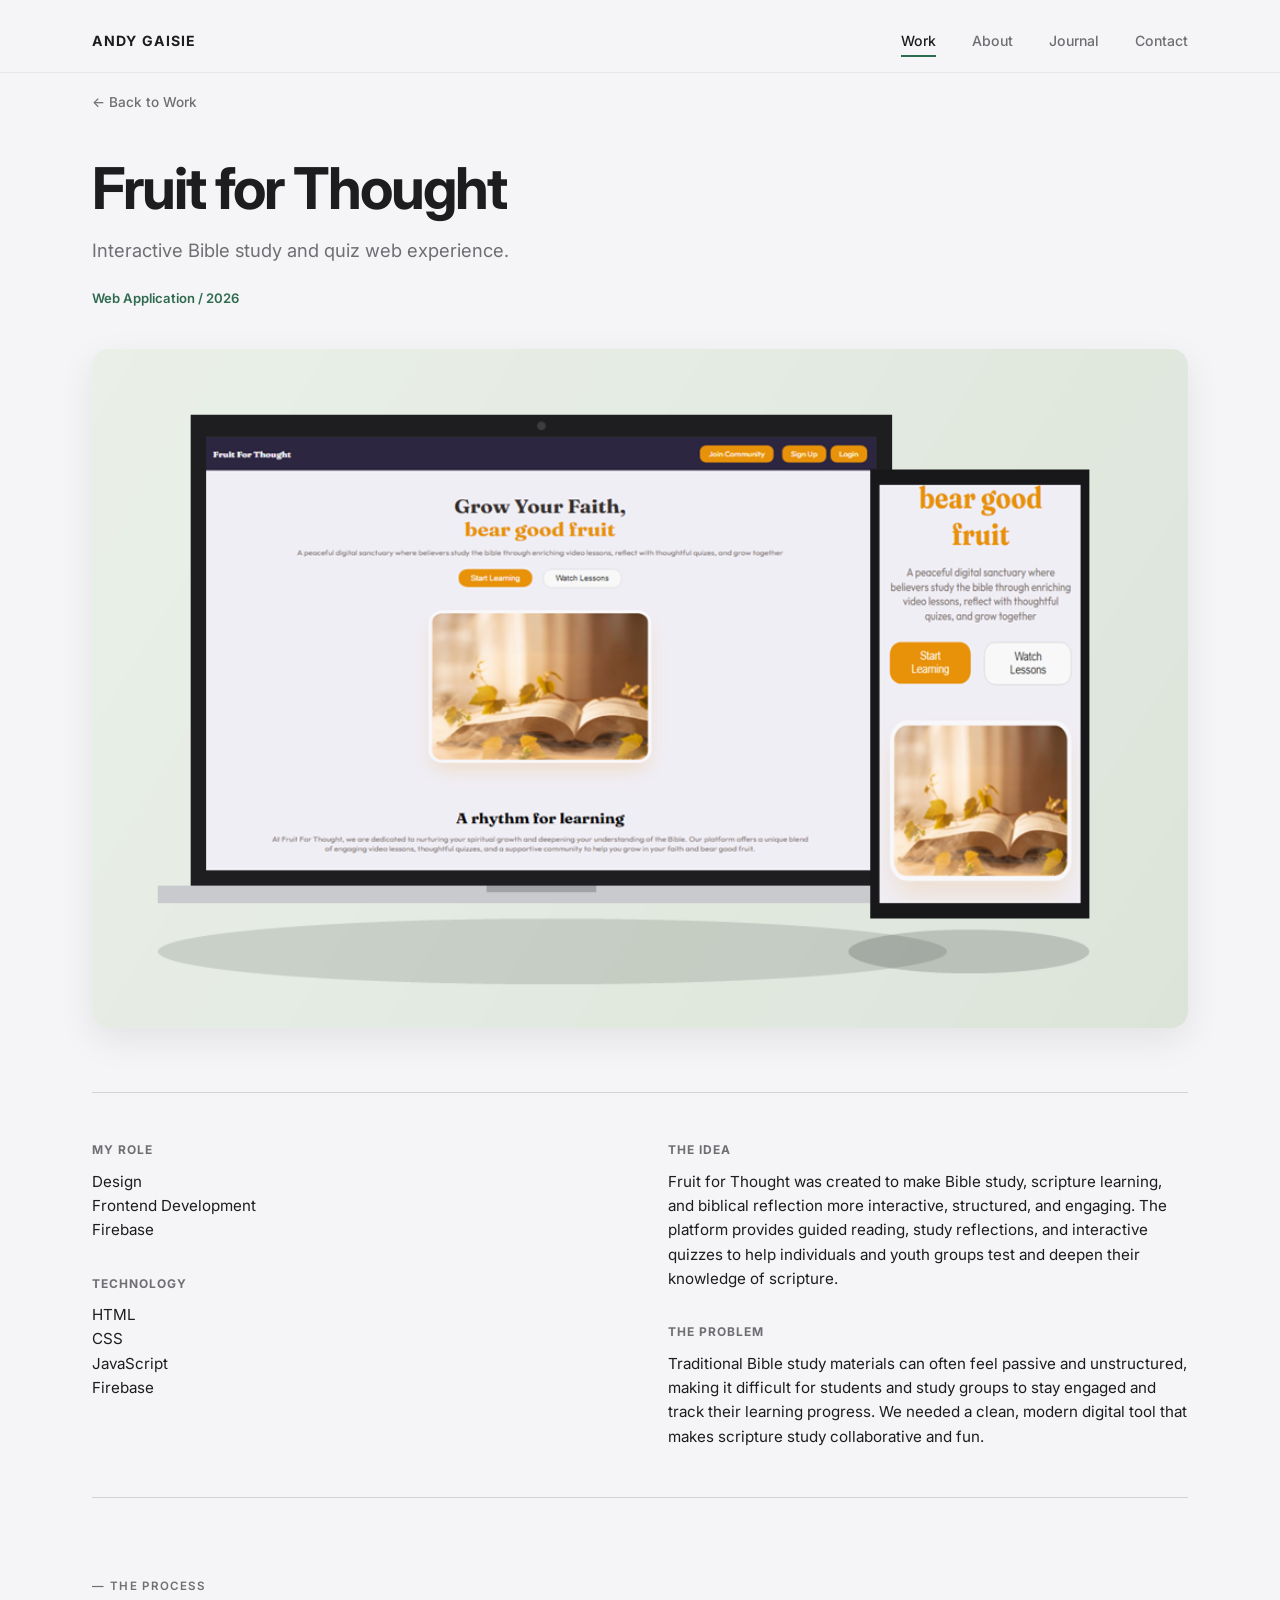
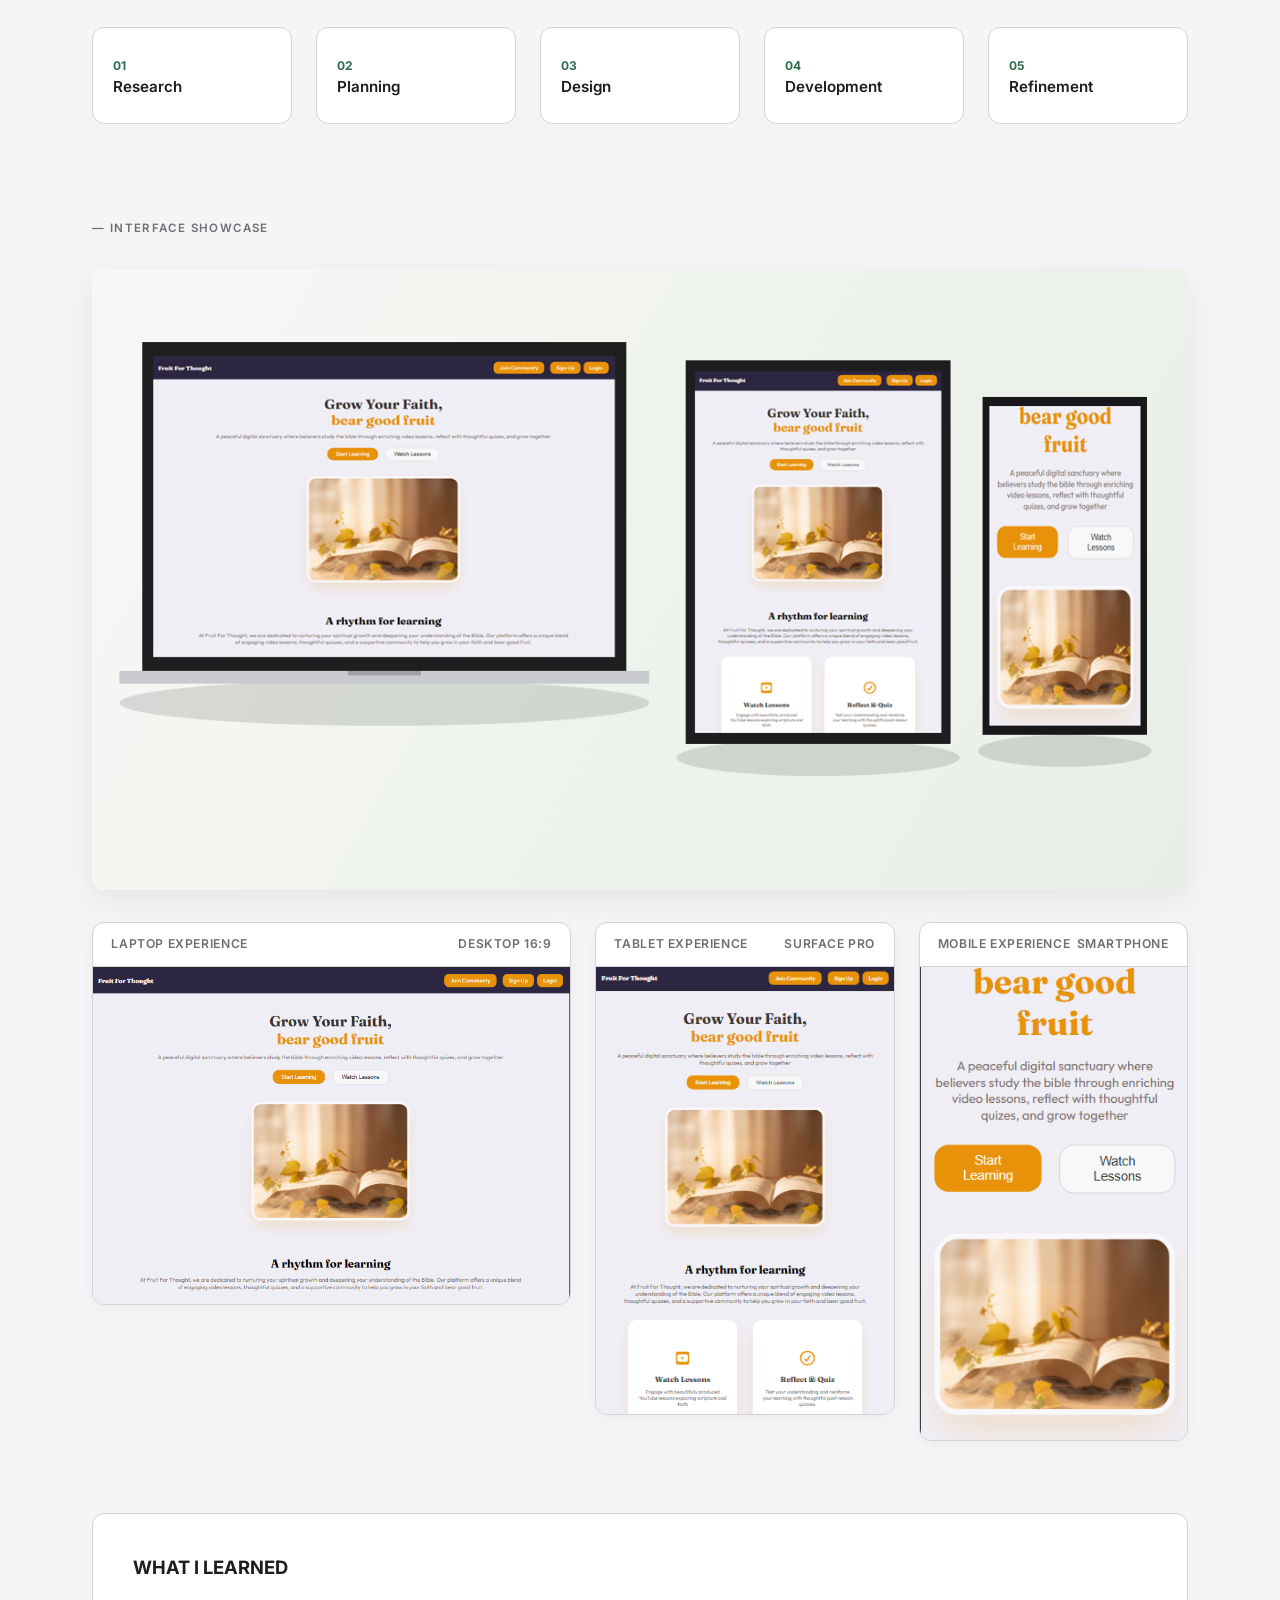
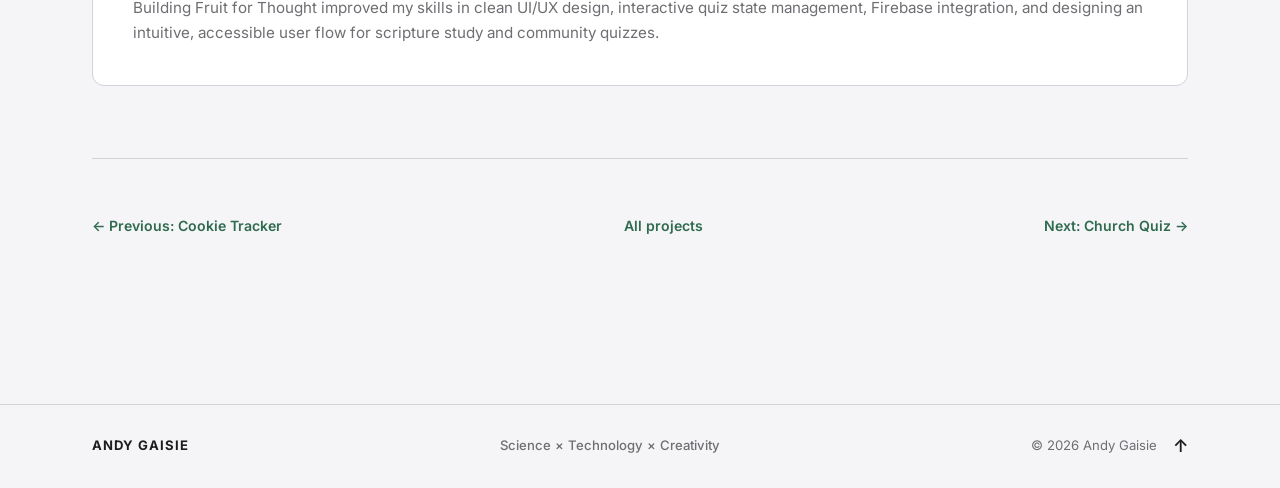
<file: projects/fruit-for-thought.html>
<!DOCTYPE html>
<html lang="en">
<head>
    <meta charset="UTF-8">
    <meta name="viewport" content="width=device-width, initial-scale=1.0">
    <title>Fruit for Thought - Case Study | Andy Gaisie</title>
    <link rel="preconnect" href="https://fonts.googleapis.com">
    <link rel="preconnect" href="https://fonts.gstatic.com" crossorigin>
    <link href="https://fonts.googleapis.com/css2?family=Inter:wght@300;400;500;600;700&display=swap" rel="stylesheet">
    <link rel="stylesheet" href="../css/style.css">
    <link rel="stylesheet" href="../css/components.css">
    <link rel="stylesheet" href="../css/responsive.css">
</head>
<body>
    <!-- Top Navigation -->
    <header class="header">
        <div class="nav-container">
            <a href="../index.html" class="brand-logo">ANDY GAISIE</a>
            <nav class="nav-menu">
                <a href="../work.html" class="nav-link active">Work</a>
                <a href="../about.html" class="nav-link">About</a>
                <a href="../journal.html" class="nav-link">Journal</a>
                <a href="../contact.html" class="nav-link">Contact</a>
            </nav>
        </div>
    </header>

    <main class="main-content">
        <article class="case-hero">
            <a href="../work.html" class="back-link">← Back to Work</a>
            <h1 class="case-headline">Fruit for Thought</h1>
            <p class="case-subtitle">Interactive Bible study and quiz web experience.</p>
            <p class="case-tag-line">Web Application / 2026</p>

            <div class="case-banner">
                <img src="../assets/images/fruit-mockup.png" alt="Fruit for Thought app on desktop and mobile" style="width: 100%; border-radius: var(--radius-lg);">
            </div>

            <!-- Case Meta Grid -->
            <div class="case-meta-grid">
                <div>
                    <div class="meta-block" style="margin-bottom: 2rem;">
                        <h4>MY ROLE</h4>
                        <p>Design<br>Frontend Development<br>Firebase</p>
                    </div>
                    <div class="meta-block">
                        <h4>TECHNOLOGY</h4>
                        <p>HTML<br>CSS<br>JavaScript<br>Firebase</p>
                    </div>
                </div>

                <div>
                    <div class="meta-block" style="margin-bottom: 2rem;">
                        <h4>THE IDEA</h4>
                        <p>
                            Fruit for Thought was created to make Bible study, scripture learning, and biblical reflection more interactive, structured, and engaging. The platform provides guided reading, study reflections, and interactive quizzes to help individuals and youth groups test and deepen their knowledge of scripture.
                        </p>
                    </div>
                    <div class="meta-block">
                        <h4>THE PROBLEM</h4>
                        <p>
                            Traditional Bible study materials can often feel passive and unstructured, making it difficult for students and study groups to stay engaged and track their learning progress. We needed a clean, modern digital tool that makes scripture study collaborative and fun.
                        </p>
                    </div>
                </div>
            </div>

            <!-- Process Section -->
            <section class="process-section">
                <p class="section-tag">— THE PROCESS</p>
                <div class="process-grid">
                    <div class="process-card">
                        <span class="process-num">01</span>
                        <div class="process-name">Research</div>
                    </div>
                    <div class="process-card">
                        <span class="process-num">02</span>
                        <div class="process-name">Planning</div>
                    </div>
                    <div class="process-card">
                        <span class="process-num">03</span>
                        <div class="process-name">Design</div>
                    </div>
                    <div class="process-card">
                        <span class="process-num">04</span>
                        <div class="process-name">Development</div>
                    </div>
                    <div class="process-card">
                        <span class="process-num">05</span>
                        <div class="process-name">Refinement</div>
                    </div>
                </div>
            </section>

            <!-- Showcase Gallery -->
            <section class="showcase-section">
                <p class="section-tag">— INTERFACE SHOWCASE</p>
                <img src="../assets/images/fruit-showcase.png" alt="Interface screen details of Fruit for Thought across Laptop, Tablet and Phone" class="showcase-img">

                <div class="device-screens-grid">
                    <div class="device-screen-card">
                        <div class="screen-card-header">
                            <span>Laptop Experience</span>
                            <span>Desktop 16:9</span>
                        </div>
                        <img src="../assets/images/Fruit for thought laptop version.png" alt="Fruit for Thought Laptop Version">
                    </div>

                    <div class="device-screen-card">
                        <div class="screen-card-header">
                            <span>Tablet Experience</span>
                            <span>Surface Pro</span>
                        </div>
                        <img src="../assets/images/Fruit for thought tablet version surface pro.png" alt="Fruit for Thought Tablet Surface Pro Version">
                    </div>

                    <div class="device-screen-card">
                        <div class="screen-card-header">
                            <span>Mobile Experience</span>
                            <span>Smartphone</span>
                        </div>
                        <img src="../assets/images/fruit for thought mobile version.png" alt="Fruit for Thought Mobile Version">
                    </div>
                </div>
            </section>

            <!-- What I Learned -->
            <section class="learned-box">
                <h3>WHAT I LEARNED</h3>
                <p>
                    Building Fruit for Thought improved my skills in clean UI/UX design, interactive quiz state management, Firebase integration, and designing an intuitive, accessible user flow for scripture study and community quizzes.
                </p>
            </section>

            <!-- Bottom Navigation -->
            <nav class="case-nav-bar">
                <a href="cookie-tracker.html" class="subtle-link">← Previous: Cookie Tracker</a>
                <a href="../work.html" class="subtle-link">All projects</a>
                <a href="church-quiz.html" class="subtle-link">Next: Church Quiz →</a>
            </nav>
        </article>
    </main>

    <!-- Bottom Footer -->
    <footer class="footer">
        <div class="footer-inner">
            <div class="footer-brand">ANDY GAISIE</div>
            <div class="footer-center">Science × Technology × Creativity</div>
            <div class="footer-right">
                <span>&copy; 2026 Andy Gaisie</span>
                <a href="#" class="back-to-top" title="Back to top">↑</a>
            </div>
        </div>
    </footer>

    <script src="../js/main.js"></script>
    <script src="../js/navigation.js"></script>
    <script src="../js/animations.js"></script>
</body>
</html>
</file>
<file: css/style.css>
/* ==========================================================================
   Andy Gaisie Portfolio - Core Design System & Global Styles
   ========================================================================== */
:root {
    --font-main: -apple-system, BlinkMacSystemFont, "SF Pro Display", "Inter", "Segoe UI", sans-serif;
    --bg: #F5F5F7;
    --text: #1D1D1F;
    --muted: #6E6E73;
    --border: #D2D2D7;
    --white: #FFFFFF;
    --accent: #2F6B4F;
    --accent-light: rgba(47, 107, 79, 0.1);
    --accent-hover: #24553e;
    
    --radius-sm: 6px;
    --radius-md: 12px;
    --radius-lg: 16px;
    --radius-full: 9999px;
    
    --transition: all 0.25s cubic-bezier(0.16, 1, 0.3, 1);
}

* {
    margin: 0;
    padding: 0;
    box-sizing: border-box;
}

html {
    scroll-behavior: smooth;
    font-size: 16px;
}

body {
    width: 100%;
    min-height: 100vh;
    font-family: var(--font-main);
    background-color: var(--bg);
    color: var(--text);
    line-height: 1.5;
    -webkit-font-smoothing: antialiased;
    -moz-osx-font-smoothing: grayscale;
}

a {
    color: inherit;
    text-decoration: none;
    transition: var(--transition);
}

ul {
    list-style: none;
}

img {
    display: block;
    max-width: 100%;
}

button, input, select, textarea {
    font-family: inherit;
    font-size: inherit;
}

/* ==========================================================================
   Header & Navigation
   ========================================================================== */
.header {
    width: 100%;
    background-color: var(--bg);
    padding: 1.6rem 0 1.1rem;
    position: sticky;
    top: 0;
    z-index: 99;
    backdrop-filter: blur(16px);
    -webkit-backdrop-filter: blur(16px);
    border-bottom: 1px solid rgba(210, 210, 215, 0.4);
}

.nav-container {
    max-width: 1160px;
    margin: 0 auto;
    padding: 0 2rem;
    display: flex;
    justify-content: space-between;
    align-items: center;
}

.brand-logo {
    font-size: 0.88rem;
    font-weight: 700;
    letter-spacing: 0.08em;
    color: var(--text);
    text-transform: uppercase;
}

.brand-logo:hover {
    color: var(--accent);
}

.nav-menu {
    display: flex;
    align-items: center;
    gap: 2.25rem;
}

.nav-link {
    font-size: 0.88rem;
    font-weight: 500;
    color: var(--muted);
    position: relative;
    padding: 0.25rem 0;
}

.nav-link:hover,
.nav-link.active {
    color: var(--text);
}

.nav-link.active::after {
    content: '';
    position: absolute;
    bottom: -2px;
    left: 0;
    width: 100%;
    height: 2px;
    background-color: var(--accent);
}

/* Main Content Wrapper */
.main-content {
    max-width: 1160px;
    margin: 0 auto;
    padding: 0 2rem;
}

/* Common Section Tags & Headers */
.section-tag {
    font-size: 0.72rem;
    font-weight: 600;
    letter-spacing: 0.12em;
    text-transform: uppercase;
    color: var(--muted);
    margin-bottom: 2rem;
    display: block;
}

.page-header {
    padding: 3rem 0 2.5rem;
}

.page-title {
    font-size: clamp(2.4rem, 4.5vw, 3.8rem);
    font-weight: 700;
    letter-spacing: -0.035em;
    color: var(--text);
    margin-bottom: 0.65rem;
}

.page-subtitle {
    font-size: 1.05rem;
    color: var(--muted);
    line-height: 1.5;
}

/* Back Link (Used in Subpages) */
.back-link {
    display: inline-flex;
    align-items: center;
    gap: 0.45rem;
    font-size: 0.85rem;
    font-weight: 500;
    color: var(--muted);
    margin-bottom: 2rem;
    transition: var(--transition);
}

.back-link:hover {
    color: var(--text);
    transform: translateX(-3px);
}

/* ==========================================================================
   Footer
   ========================================================================== */
.footer {
    border-top: 1px solid var(--border);
    padding: 1.75rem 0;
    background-color: var(--bg);
    margin-top: 3rem;
}

.footer-inner {
    max-width: 1160px;
    margin: 0 auto;
    padding: 0 2rem;
    display: flex;
    justify-content: space-between;
    align-items: center;
    font-size: 0.82rem;
    color: var(--muted);
}

.footer-brand {
    font-weight: 700;
    letter-spacing: 0.08em;
    color: var(--text);
    text-transform: uppercase;
}

.footer-center {
    font-weight: 500;
}

.footer-right {
    display: flex;
    align-items: center;
    gap: 1rem;
}

.back-to-top {
    font-size: 1.1rem;
    font-weight: 600;
    color: var(--text);
    transition: var(--transition);
}

.back-to-top:hover {
    color: var(--accent);
    transform: translateY(-2px);
}
</file>
<file: css/components.css>
/* ==========================================================================
   Andy Gaisie Portfolio - Reusable Components & Page Layouts
   ========================================================================== */

/* ==========================================================================
   Buttons & Badges
   ========================================================================== */
.primary-btn {
    display: inline-flex;
    align-items: center;
    gap: 0.5rem;
    padding: 0.75rem 1.6rem;
    border-radius: var(--radius-full);
    background-color: var(--accent);
    color: var(--white);
    font-size: 0.9rem;
    font-weight: 500;
    transition: var(--transition);
    border: none;
    cursor: pointer;
}

.primary-btn:hover {
    background-color: var(--accent-hover);
    transform: translateY(-2px);
    box-shadow: 0 6px 18px rgba(47, 107, 79, 0.25);
}

.secondary-btn {
    display: inline-flex;
    align-items: center;
    gap: 0.5rem;
    padding: 0.75rem 1.6rem;
    border-radius: var(--radius-full);
    background-color: var(--white);
    border: 1px solid var(--border);
    color: var(--text);
    font-size: 0.9rem;
    font-weight: 500;
    transition: var(--transition);
}

.secondary-btn:hover {
    border-color: var(--text);
    transform: translateY(-2px);
}

.badge {
    display: inline-flex;
    align-items: center;
    gap: 0.4rem;
    padding: 0.3rem 0.75rem;
    border-radius: var(--radius-full);
    font-size: 0.75rem;
    font-weight: 600;
    letter-spacing: 0.05em;
    background-color: var(--accent-light);
    color: var(--accent);
}

/* ==========================================================================
   Landing Page Hero Section
   ========================================================================== */
.hero-section {
    display: grid;
    grid-template-columns: 1.45fr 1fr 0.45fr;
    gap: 2rem;
    align-items: center;
    padding: 3rem 0 5.5rem;
    min-height: 520px;
}

.hero-left {
    display: flex;
    flex-direction: column;
    align-items: flex-start;
}

.hero-title {
    font-size: clamp(2.3rem, 4vw, 3.5rem);
    font-weight: 700;
    line-height: 1.14;
    letter-spacing: -0.035em;
    color: var(--text);
    margin-bottom: 1.35rem;
}

.hero-title em {
    font-style: italic;
    font-weight: 400;
}

.hero-subtitle {
    font-size: 1rem;
    line-height: 1.6;
    color: var(--muted);
    margin-bottom: 2.5rem;
    max-width: 480px;
}

.scroll-explore {
    display: inline-flex;
    align-items: center;
    gap: 0.45rem;
    font-size: 0.82rem;
    font-weight: 500;
    color: var(--muted);
    transition: var(--transition);
}

.scroll-explore:hover {
    color: var(--text);
}

.hero-center {
    display: flex;
    justify-content: center;
    align-items: center;
    position: relative;
}

.plant-frame {
    position: relative;
    display: flex;
    justify-content: center;
    align-items: center;
    width: 100%;
    max-width: 320px;
}

.plant-image {
    width: 100%;
    height: auto;
    object-fit: contain;
    border-radius: var(--radius-md);
    filter: drop-shadow(0 15px 25px rgba(0, 0, 0, 0.05));
    transition: var(--transition);
}

.plant-image:hover {
    transform: translateY(-4px) scale(1.02);
}

.hero-right {
    display: flex;
    justify-content: flex-end;
}

.sustainable-tagline {
    text-align: left;
    display: flex;
    flex-direction: column;
}

.sustainable-tagline p {
    font-size: 0.95rem;
    line-height: 1.4;
    font-weight: 500;
    color: var(--text);
}

.tagline-dash {
    display: block;
    margin-top: 0.5rem;
    color: var(--muted);
    font-size: 1.1rem;
}

/* ==========================================================================
   Filter Bar (Work Archive)
   ========================================================================== */
.filter-bar {
    display: flex;
    align-items: center;
    gap: 0.65rem;
    margin-bottom: 3.5rem;
    flex-wrap: wrap;
}

.filter-btn {
    padding: 0.4rem 1.05rem;
    border-radius: var(--radius-full);
    font-size: 0.82rem;
    font-weight: 500;
    color: var(--muted);
    background-color: transparent;
    border: 1px solid transparent;
    cursor: pointer;
    transition: var(--transition);
}

.filter-btn:hover {
    color: var(--text);
    background-color: rgba(0, 0, 0, 0.04);
}

.filter-btn.active {
    background-color: var(--text);
    color: var(--white);
    border-color: var(--text);
}

/* ==========================================================================
   Work Cards (Grid & Archive)
   ========================================================================== */
.work-grid {
    display: flex;
    flex-direction: column;
    gap: 3.5rem;
    margin-bottom: 5rem;
}

.work-card {
    display: grid;
    grid-template-columns: 1.1fr 1.35fr;
    gap: 3.5rem;
    align-items: center;
    padding: 1rem 0;
    transition: var(--transition);
}

.work-info {
    display: flex;
    flex-direction: column;
    align-items: flex-start;
}

.project-index {
    font-size: 0.85rem;
    font-weight: 600;
    color: var(--muted);
    margin-bottom: 0.45rem;
}

.project-name {
    font-size: 1.65rem;
    font-weight: 700;
    letter-spacing: -0.025em;
    color: var(--text);
    margin-bottom: 0.35rem;
}

.project-tech {
    font-size: 0.82rem;
    font-weight: 500;
    color: var(--muted);
    margin-bottom: 1.1rem;
}

.project-summary {
    font-size: 0.92rem;
    line-height: 1.6;
    color: var(--muted);
    margin-bottom: 1.35rem;
    max-width: 400px;
}

.view-project-link {
    display: inline-flex;
    align-items: center;
    gap: 0.4rem;
    font-size: 0.88rem;
    font-weight: 600;
    color: var(--text);
    transition: var(--transition);
}

.view-project-link:hover {
    color: var(--accent);
    transform: translateX(3px);
}

.work-mockup {
    display: flex;
    justify-content: center;
}

.mockup-img {
    width: 100%;
    max-width: 500px;
    height: auto;
    border-radius: var(--radius-md);
    box-shadow: 0 10px 30px rgba(0, 0, 0, 0.05);
    transition: var(--transition);
}

.work-card:hover .mockup-img {
    transform: translateY(-4px);
    box-shadow: 0 16px 36px rgba(0, 0, 0, 0.09);
}

.dark-mockup {
    box-shadow: 0 10px 30px rgba(0, 0, 0, 0.12);
}

.more-projects-callout {
    padding: 2.5rem 0 4rem;
    border-top: 1px solid var(--border);
}

.more-link {
    font-size: 0.92rem;
    font-weight: 600;
    color: var(--muted);
    display: inline-flex;
    align-items: center;
    gap: 0.4rem;
}

.more-link:hover {
    color: var(--accent);
}

/* ==========================================================================
   Currently Exploring (4 Columns)
   ========================================================================== */
.exploring-section {
    padding: 2rem 0 5.5rem;
}

.exploring-grid {
    display: grid;
    grid-template-columns: repeat(4, 1fr);
    gap: 2.25rem;
}

.exploring-col {
    display: flex;
    flex-direction: column;
}

.exploring-header {
    display: flex;
    align-items: center;
    gap: 0.65rem;
    margin-bottom: 1.25rem;
}

.exploring-icon {
    color: var(--text);
    display: flex;
    align-items: center;
    justify-content: center;
}

.exploring-title {
    font-size: 1.05rem;
    font-weight: 600;
    color: var(--text);
    letter-spacing: -0.01em;
}

.exploring-list {
    display: flex;
    flex-direction: column;
    gap: 0.65rem;
}

.exploring-list li {
    font-size: 0.88rem;
    color: var(--muted);
    line-height: 1.45;
}

/* ==========================================================================
   More About Me Split Card (Landing Page)
   ========================================================================== */
.about-container {
    padding: 1.5rem 0 5.5rem;
}

.about-card {
    display: grid;
    grid-template-columns: 1fr 1.35fr;
    background-color: var(--white);
    border-radius: var(--radius-lg);
    overflow: hidden;
    box-shadow: 0 4px 20px rgba(0, 0, 0, 0.04);
}

.about-hero-side {
    background-image: linear-gradient(rgba(10, 15, 12, 0.45), rgba(10, 15, 12, 0.7)), url('../assets/images/About\ me\ image.jpg');
    background-size: cover;
    background-position: center;
    padding: 3.5rem 3rem;
    display: flex;
    flex-direction: column;
    justify-content: flex-end;
    min-height: 320px;
}

.about-lead-tag {
    font-size: 0.72rem;
    letter-spacing: 0.12em;
    text-transform: uppercase;
    font-weight: 600;
    color: rgba(255, 255, 255, 0.85);
    margin-bottom: 1.25rem;
    display: block;
}

.about-lead-title {
    font-size: 1.7rem;
    font-weight: 600;
    line-height: 1.35;
    letter-spacing: -0.025em;
    color: var(--white);
}

.about-details-side {
    display: grid;
    grid-template-columns: 1.6fr 0.85fr;
    gap: 2.5rem;
    padding: 3.25rem;
    align-items: center;
}

.bio-text {
    font-size: 0.92rem;
    line-height: 1.65;
    color: var(--muted);
    margin-bottom: 1.25rem;
}

.about-more-link {
    display: inline-flex;
    align-items: center;
    gap: 0.4rem;
    font-size: 0.88rem;
    font-weight: 600;
    color: var(--text);
    margin-top: 0.5rem;
    transition: var(--transition);
}

.about-more-link:hover {
    color: var(--accent);
    transform: translateX(3px);
}

.about-attributes {
    display: flex;
    flex-direction: column;
    gap: 0.85rem;
    border-left: 1px solid var(--border);
    padding-left: 2rem;
}

.attribute-item {
    display: flex;
    align-items: center;
    gap: 0.85rem;
    font-size: 0.9rem;
    font-weight: 500;
    color: var(--text);
    transition: var(--transition);
}

.attr-icon {
    width: 30px;
    height: 30px;
    border-radius: var(--radius-sm);
    background-color: var(--bg);
    border: 1px solid rgba(210, 210, 215, 0.6);
    display: flex;
    align-items: center;
    justify-content: center;
    color: var(--accent);
    flex-shrink: 0;
    transition: var(--transition);
}

.attribute-item:hover .attr-icon {
    background-color: var(--accent-light);
    border-color: var(--accent);
    color: var(--accent);
    transform: scale(1.06);
}

.attribute-item:hover .attr-label {
    color: var(--accent);
}

/* ==========================================================================
   Dedicated About Page Styles (about.html)
   ========================================================================== */
.about-page-hero {
    display: grid;
    grid-template-columns: 1.3fr 0.9fr;
    gap: 4rem;
    align-items: center;
    padding: 1rem 0 5rem;
}

.about-page-title {
    font-size: clamp(2.2rem, 3.8vw, 3.2rem);
    font-weight: 700;
    letter-spacing: -0.03em;
    color: var(--text);
    margin-bottom: 1.5rem;
}

.portrait-frame {
    display: flex;
    justify-content: center;
}

.portrait-img {
    width: 100%;
    max-width: 340px;
    border-radius: var(--radius-lg);
    box-shadow: 0 12px 32px rgba(0, 0, 0, 0.08);
}

.building-section {
    padding: 3rem 0 4.5rem;
    border-top: 1px solid var(--border);
}

.building-title {
    font-size: 1.35rem;
    font-weight: 700;
    letter-spacing: -0.02em;
    color: var(--text);
    margin-bottom: 2rem;
}

.faith-learning-section {
    padding: 3rem 0 5rem;
    border-top: 1px solid var(--border);
}

.faith-learning-grid {
    display: grid;
    grid-template-columns: 1fr 1fr;
    gap: 4rem;
}

.block-title {
    font-size: 1.2rem;
    font-weight: 700;
    color: var(--text);
    margin-bottom: 1rem;
}

.subtle-link {
    display: inline-flex;
    align-items: center;
    gap: 0.35rem;
    font-size: 0.88rem;
    font-weight: 600;
    color: var(--accent);
    margin-top: 1rem;
}

/* ==========================================================================
   The Journey Section
   ========================================================================== */
.journey-section {
    padding: 1.5rem 0 5.5rem;
}

.journey-layout {
    display: grid;
    grid-template-columns: 1.75fr 1fr;
    gap: 2.5rem;
    align-items: stretch;
}

.journey-timeline {
    display: flex;
    justify-content: space-between;
    gap: 1.5rem;
}

.milestone-item {
    flex: 1;
    display: flex;
    flex-direction: column;
}

.milestone-marker {
    display: flex;
    align-items: center;
    position: relative;
    margin-bottom: 1.25rem;
    height: 18px;
}

.timeline-dot {
    width: 10px;
    height: 10px;
    border-radius: 50%;
    background-color: var(--border);
    z-index: 2;
}

.milestone-item.active .timeline-dot {
    background-color: var(--accent);
    box-shadow: 0 0 0 4px var(--accent-light);
}

.timeline-line {
    position: absolute;
    left: 10px;
    right: 0;
    height: 1px;
    background-color: var(--border);
    top: 50%;
}

.milestone-year {
    font-size: 1.05rem;
    font-weight: 700;
    color: var(--text);
    margin-bottom: 0.75rem;
}

.milestone-list {
    display: flex;
    flex-direction: column;
    gap: 0.5rem;
}

.milestone-list li {
    font-size: 0.82rem;
    color: var(--muted);
    line-height: 1.45;
}

.journey-quote-card {
    background-image: linear-gradient(rgba(245, 245, 247, 0.7), rgba(245, 245, 247, 0.7)), url('../assets/images/misty-mountain.jpg');
    background-size: cover;
    background-position: center;
    border-radius: var(--radius-md);
    padding: 2.5rem 2.25rem;
    display: flex;
    flex-direction: column;
    justify-content: center;
    border: 1px solid var(--border);
}

.journey-quote {
    font-size: 1.25rem;
    font-style: italic;
    line-height: 1.4;
    color: var(--text);
    font-weight: 500;
}

.quote-dash {
    margin-top: 0.75rem;
    color: var(--muted);
    font-size: 1.2rem;
}

/* ==========================================================================
   Journal Section & Cards (journal.html & index.html)
   ========================================================================== */
.journal-section {
    padding: 1.5rem 0 5.5rem;
}

.journal-grid {
    display: grid;
    grid-template-columns: repeat(3, 1fr);
    gap: 2rem;
}

.journal-grid-4 {
    grid-template-columns: repeat(4, 1fr);
    gap: 1.5rem;
}

.journal-post {
    background-color: var(--white);
    border: 1px solid var(--border);
    border-radius: var(--radius-md);
    overflow: hidden;
    display: flex;
    flex-direction: column;
    transition: var(--transition);
}

.journal-post:hover {
    transform: translateY(-4px);
    box-shadow: 0 10px 24px rgba(0, 0, 0, 0.06);
    border-color: rgba(47, 107, 79, 0.35);
}

.journal-thumb {
    width: 100%;
    height: 140px;
    overflow: hidden;
    background-color: #222;
}

.thumb-small {
    height: 85px;
}

.thumb-img {
    width: 100%;
    height: 100%;
    object-fit: cover;
    transition: transform 0.35s ease;
}

.journal-post:hover .thumb-img {
    transform: scale(1.05);
}

.journal-meta {
    padding: 1.25rem;
    display: flex;
    flex-direction: column;
    flex-grow: 1;
}

.journal-date {
    font-size: 0.72rem;
    color: var(--muted);
    font-weight: 500;
    margin-bottom: 0.45rem;
}

.journal-title {
    font-size: 0.95rem;
    font-weight: 600;
    line-height: 1.4;
    color: var(--text);
    margin-bottom: 1rem;
    flex-grow: 1;
}

.journal-tags {
    display: flex;
    gap: 0.4rem;
    margin-bottom: 1rem;
    flex-wrap: wrap;
}

.tag-chip {
    font-size: 0.72rem;
    color: var(--muted);
    background-color: var(--bg);
    padding: 0.2rem 0.55rem;
    border-radius: var(--radius-full);
}

.read-more-link {
    align-self: flex-start;
    font-size: 0.82rem;
    font-weight: 600;
    color: var(--text);
    display: inline-flex;
    align-items: center;
    gap: 0.35rem;
    transition: var(--transition);
}

.journal-post:hover .read-more-link {
    color: var(--accent);
    transform: translateX(3px);
}

/* ==========================================================================
   Project Case Study Components (projects/*.html)
   ========================================================================== */
.case-hero {
    padding: 1rem 0 3.5rem;
}

.case-headline {
    font-size: clamp(2.4rem, 4.5vw, 3.6rem);
    font-weight: 700;
    letter-spacing: -0.035em;
    color: var(--text);
    margin-bottom: 0.4rem;
}

.case-subtitle {
    font-size: 1.15rem;
    color: var(--muted);
    margin-bottom: 1.5rem;
}

.case-tag-line {
    font-size: 0.82rem;
    font-weight: 600;
    color: var(--accent);
    margin-bottom: 2.5rem;
}

.case-banner {
    width: 100%;
    border-radius: var(--radius-lg);
    overflow: hidden;
    box-shadow: 0 12px 36px rgba(0, 0, 0, 0.08);
    margin-bottom: 4rem;
}

.case-meta-grid {
    display: grid;
    grid-template-columns: 1fr 1fr;
    gap: 3.5rem;
    padding: 3rem 0;
    border-top: 1px solid var(--border);
    border-bottom: 1px solid var(--border);
    margin-bottom: 4rem;
}

.meta-block h4 {
    font-size: 0.75rem;
    font-weight: 700;
    letter-spacing: 0.08em;
    text-transform: uppercase;
    color: var(--muted);
    margin-bottom: 0.65rem;
}

.meta-block p,
.meta-block ul {
    font-size: 0.95rem;
    line-height: 1.6;
    color: var(--text);
}

.process-section {
    padding: 1rem 0 4rem;
}

.process-grid {
    display: grid;
    grid-template-columns: repeat(5, 1fr);
    gap: 1.5rem;
    margin-top: 1.5rem;
}

.process-card {
    background-color: var(--white);
    border: 1px solid var(--border);
    border-radius: var(--radius-md);
    padding: 1.5rem 1.25rem;
}

.process-num {
    font-size: 0.75rem;
    font-weight: 700;
    color: var(--accent);
    margin-bottom: 0.35rem;
}

.process-name {
    font-size: 0.95rem;
    font-weight: 600;
    color: var(--text);
}

.showcase-section {
    padding: 2rem 0 4.5rem;
}

.showcase-img {
    width: 100%;
    border-radius: var(--radius-md);
    box-shadow: 0 10px 30px rgba(0, 0, 0, 0.07);
    margin-top: 1.5rem;
}

.device-screens-grid {
    display: grid;
    grid-template-columns: 1.6fr 1fr 0.9fr;
    gap: 1.5rem;
    margin-top: 2rem;
    align-items: start;
}

.device-screen-card {
    background-color: var(--white);
    border: 1px solid var(--border);
    border-radius: var(--radius-md);
    overflow: hidden;
    box-shadow: 0 4px 18px rgba(0, 0, 0, 0.04);
    display: flex;
    flex-direction: column;
}

.screen-card-header {
    padding: 0.75rem 1.15rem;
    border-bottom: 1px solid var(--border);
    font-size: 0.76rem;
    font-weight: 600;
    color: var(--muted);
    text-transform: uppercase;
    letter-spacing: 0.05em;
    display: flex;
    justify-content: space-between;
    align-items: center;
}

.device-screen-card img {
    width: 100%;
    height: auto;
    display: block;
}

.learned-box {
    background-color: var(--white);
    border: 1px solid var(--border);
    border-radius: var(--radius-md);
    padding: 2.5rem;
    margin-bottom: 4.5rem;
}

.learned-box h3 {
    font-size: 1.15rem;
    font-weight: 700;
    color: var(--text);
    margin-bottom: 0.85rem;
}

.learned-box p {
    font-size: 0.95rem;
    color: var(--muted);
    line-height: 1.65;
}

.case-nav-bar {
    display: flex;
    justify-content: space-between;
    align-items: center;
    padding: 2.5rem 0 4rem;
    border-top: 1px solid var(--border);
}

/* ==========================================================================
   Article Detail Components (journal/*.html)
   ========================================================================== */
.article-header {
    padding: 1rem 0 2.5rem;
}

.article-reading-meta {
    font-size: 0.82rem;
    color: var(--muted);
    margin-bottom: 0.85rem;
}

.article-headline {
    font-size: clamp(2rem, 3.8vw, 3rem);
    font-weight: 700;
    line-height: 1.2;
    letter-spacing: -0.03em;
    color: var(--text);
    margin-bottom: 1.25rem;
}

.article-main-grid {
    display: grid;
    grid-template-columns: 2.1fr 1fr;
    gap: 4rem;
    padding-bottom: 5rem;
}

.article-content {
    font-size: 1.05rem;
    line-height: 1.75;
    color: #2c2c2e;
}

.article-content h2,
.article-content h3 {
    font-size: 1.45rem;
    font-weight: 700;
    color: var(--text);
    margin: 2.25rem 0 1rem;
    letter-spacing: -0.02em;
}

.article-content p {
    margin-bottom: 1.4rem;
}

.article-sidebar {
    display: flex;
    flex-direction: column;
    gap: 1.5rem;
}

.sidebar-title {
    font-size: 0.78rem;
    font-weight: 700;
    letter-spacing: 0.08em;
    text-transform: uppercase;
    color: var(--muted);
    margin-bottom: 0.5rem;
}

.sidebar-post {
    display: flex;
    gap: 1rem;
    align-items: center;
    background-color: var(--white);
    border: 1px solid var(--border);
    border-radius: var(--radius-md);
    padding: 0.75rem;
    transition: var(--transition);
}

.sidebar-post:hover {
    border-color: var(--accent);
    transform: translateY(-2px);
}

.sidebar-thumb {
    width: 65px;
    height: 65px;
    border-radius: var(--radius-sm);
    object-fit: cover;
}

.sidebar-post-title {
    font-size: 0.85rem;
    font-weight: 600;
    color: var(--text);
    line-height: 1.35;
}

/* ==========================================================================
   Contact Page Components (contact.html)
   ========================================================================== */
.contact-grid {
    display: grid;
    grid-template-columns: 1fr 1.3fr;
    gap: 4.5rem;
    padding: 1.5rem 0 6rem;
}

.contact-info-side {
    display: flex;
    flex-direction: column;
}

.contact-intro-title {
    font-size: clamp(2rem, 3.5vw, 2.75rem);
    font-weight: 700;
    line-height: 1.2;
    letter-spacing: -0.03em;
    color: var(--text);
    margin-bottom: 1.25rem;
}

.contact-intro-sub {
    font-size: 1rem;
    color: var(--muted);
    line-height: 1.6;
    margin-bottom: 3rem;
}

.contact-channels-list {
    display: flex;
    flex-direction: column;
    gap: 1.5rem;
}

.contact-channel-item {
    display: flex;
    align-items: center;
    gap: 1rem;
    font-size: 0.92rem;
    font-weight: 500;
    color: var(--text);
    transition: var(--transition);
}

.contact-channel-item:hover {
    color: var(--accent);
    transform: translateX(4px);
}

.channel-icon-box {
    width: 38px;
    height: 38px;
    border-radius: var(--radius-sm);
    background-color: var(--white);
    border: 1px solid var(--border);
    display: flex;
    align-items: center;
    justify-content: center;
    color: var(--text);
}

.contact-form-card {
    background-color: var(--white);
    border: 1px solid var(--border);
    border-radius: var(--radius-lg);
    padding: 2.75rem;
    box-shadow: 0 4px 20px rgba(0, 0, 0, 0.04);
}

.form-group {
    display: flex;
    flex-direction: column;
    gap: 0.45rem;
    margin-bottom: 1.5rem;
}

.form-label {
    font-size: 0.8rem;
    font-weight: 600;
    color: var(--text);
}

.form-input,
.form-select,
.form-textarea {
    width: 100%;
    padding: 0.75rem 1rem;
    border-radius: var(--radius-sm);
    border: 1px solid var(--border);
    background-color: var(--bg);
    color: var(--text);
    outline: none;
    transition: var(--transition);
}

.form-input:focus,
.form-select:focus,
.form-textarea:focus {
    border-color: var(--accent);
    background-color: var(--white);
    box-shadow: 0 0 0 3px var(--accent-light);
}

.form-textarea {
    min-height: 120px;
    resize: vertical;
}

.form-status {
    margin-top: 1rem;
    font-size: 0.88rem;
    font-weight: 500;
    display: none;
}

.form-status.success {
    display: block;
    color: var(--accent);
}

/* ==========================================================================
   Let's Talk Section Banner
   ========================================================================== */
.talk-section {
    padding: 1.5rem 0 4.5rem;
}

.talk-banner {
    background-image: linear-gradient(rgba(10, 20, 15, 0.68), rgba(10, 20, 15, 0.72)), url("../assets/images/Let's talk banner image.jpg");
    background-size: cover;
    background-position: center 42%;
    border-radius: var(--radius-lg);
    padding: 3.5rem 3.5rem;
    display: flex;
    justify-content: space-between;
    align-items: center;
    color: var(--white);
    box-shadow: 0 10px 30px rgba(0, 0, 0, 0.12);
}

.talk-tag {
    font-size: 0.75rem;
    letter-spacing: 0.12em;
    text-transform: uppercase;
    color: rgba(255, 255, 255, 0.8);
    margin-bottom: 0.85rem;
}

.talk-title {
    font-size: clamp(1.6rem, 2.8vw, 2.2rem);
    font-weight: 600;
    line-height: 1.25;
    letter-spacing: -0.02em;
    color: var(--white);
}

.talk-right {
    display: flex;
    flex-direction: column;
    align-items: flex-end;
    gap: 1.85rem;
}

.get-in-touch-btn {
    display: inline-flex;
    align-items: center;
    gap: 0.5rem;
    padding: 0.75rem 1.6rem;
    border-radius: var(--radius-full);
    background: rgba(255, 255, 255, 0.12);
    border: 1px solid rgba(255, 255, 255, 0.35);
    color: var(--white);
    font-size: 0.9rem;
    font-weight: 500;
    backdrop-filter: blur(8px);
    transition: var(--transition);
}

.get-in-touch-btn:hover {
    background-color: var(--white);
    color: var(--text);
    border-color: var(--white);
    transform: translateY(-2px);
}

.social-links {
    display: flex;
    align-items: center;
    gap: 1.5rem;
}

.social-item {
    display: inline-flex;
    align-items: center;
    gap: 0.4rem;
    font-size: 0.85rem;
    color: rgba(255, 255, 255, 0.85);
    transition: var(--transition);
}

.social-item:hover {
    color: var(--white);
    transform: translateY(-1px);
}

/* ==========================================================================
   Cookie Tracker Case Study Specific Styles
   ========================================================================== */

.ct-badge-group {
    display: flex;
    flex-wrap: wrap;
    gap: 0.5rem;
    margin-top: 1rem;
    margin-bottom: 2rem;
}

.ct-badge {
    display: inline-flex;
    align-items: center;
    gap: 0.4rem;
    padding: 0.35rem 0.85rem;
    border-radius: var(--radius-full);
    font-size: 0.8rem;
    font-weight: 500;
    background-color: var(--white);
    border: 1px solid var(--border);
    color: var(--text);
}

.ct-badge.accent {
    background-color: var(--accent-light);
    border-color: rgba(47, 107, 79, 0.25);
    color: var(--accent);
    font-weight: 600;
}

.ct-hero-image-wrap {
    background-color: var(--white);
    border: 1px solid var(--border);
    border-radius: var(--radius-lg);
    padding: 2.5rem 1.5rem;
    display: flex;
    flex-direction: column;
    align-items: center;
    box-shadow: 0 16px 40px rgba(0, 0, 0, 0.05);
    margin-bottom: 3.5rem;
}

.ct-hero-image-wrap img {
    max-width: 380px;
    width: 100%;
    border-radius: var(--radius-md);
    box-shadow: 0 12px 32px rgba(0, 0, 0, 0.12);
    border: 1px solid rgba(210, 210, 215, 0.7);
}

.ct-hero-image-caption {
    font-size: 0.84rem;
    color: var(--muted);
    margin-top: 1.25rem;
    text-align: center;
}

/* Case Study Section */
.ct-section {
    padding: 4rem 0;
    border-top: 1px solid var(--border);
}

.ct-section-header {
    margin-bottom: 2.5rem;
}

.ct-section-tag {
    font-size: 0.78rem;
    font-weight: 700;
    letter-spacing: 0.1em;
    text-transform: uppercase;
    color: var(--accent);
    margin-bottom: 0.5rem;
}

.ct-section-title {
    font-size: clamp(1.75rem, 3.2vw, 2.35rem);
    font-weight: 700;
    letter-spacing: -0.03em;
    color: var(--text);
    margin-bottom: 0.75rem;
}

.ct-section-lead {
    font-size: 1.05rem;
    line-height: 1.65;
    color: var(--muted);
    max-width: 820px;
}

/* Problem Grid */
.ct-problem-grid {
    display: grid;
    grid-template-columns: repeat(auto-fit, minmax(320px, 1fr));
    gap: 1.5rem;
}

.ct-problem-card {
    background-color: var(--white);
    border: 1px solid var(--border);
    border-radius: var(--radius-md);
    padding: 1.75rem;
    display: flex;
    flex-direction: column;
    transition: var(--transition);
}

.ct-problem-card:hover {
    border-color: var(--accent);
    box-shadow: 0 6px 20px rgba(0, 0, 0, 0.04);
}

.ct-problem-icon {
    width: 36px;
    height: 36px;
    border-radius: var(--radius-sm);
    background-color: var(--accent-light);
    color: var(--accent);
    display: flex;
    align-items: center;
    justify-content: center;
    font-size: 1rem;
    margin-bottom: 1.25rem;
}

.ct-problem-title {
    font-size: 1.05rem;
    font-weight: 700;
    color: var(--text);
    margin-bottom: 0.6rem;
}

.ct-problem-desc {
    font-size: 0.92rem;
    line-height: 1.6;
    color: var(--muted);
}

/* Architecture Flow Diagram */
.ct-arch-card {
    background-color: var(--white);
    border: 1px solid var(--border);
    border-radius: var(--radius-lg);
    padding: 3rem 2rem;
    box-shadow: 0 4px 24px rgba(0, 0, 0, 0.03);
    margin-top: 2rem;
}

.ct-arch-flow {
    display: flex;
    flex-direction: column;
    align-items: center;
    max-width: 680px;
    margin: 0 auto;
    width: 100%;
}

.ct-arch-node {
    width: 100%;
    background-color: var(--bg);
    border: 1px solid var(--border);
    border-radius: var(--radius-md);
    padding: 1.15rem 1.5rem;
    display: flex;
    align-items: center;
    justify-content: space-between;
    gap: 1rem;
    transition: var(--transition);
}

.ct-arch-node:hover {
    border-color: var(--accent);
    background-color: var(--white);
    transform: translateY(-2px);
}

.ct-arch-node-main {
    display: flex;
    align-items: center;
    gap: 1rem;
}

.ct-arch-node-icon {
    width: 36px;
    height: 36px;
    border-radius: var(--radius-sm);
    background-color: var(--white);
    border: 1px solid var(--border);
    display: flex;
    align-items: center;
    justify-content: center;
    color: var(--text);
    flex-shrink: 0;
}

.ct-arch-node-title {
    font-size: 0.96rem;
    font-weight: 700;
    color: var(--text);
}

.ct-arch-node-sub {
    font-size: 0.8rem;
    color: var(--muted);
}

.ct-arch-node.highlight {
    background-color: #F8FAF8;
    border: 1.5px solid var(--accent);
}

.ct-arch-node.highlight .ct-arch-node-icon {
    background-color: var(--accent);
    color: var(--white);
    border-color: var(--accent);
}

.ct-arch-connector {
    display: flex;
    flex-direction: column;
    align-items: center;
    height: 38px;
    justify-content: center;
    color: var(--muted);
}

.ct-arch-connector svg {
    stroke: var(--muted);
}

/* Screenshot Gallery */
.ct-gallery-grid {
    display: grid;
    grid-template-columns: repeat(auto-fit, minmax(320px, 1fr));
    gap: 2rem;
}

.ct-gallery-item {
    background-color: var(--white);
    border: 1px solid var(--border);
    border-radius: var(--radius-md);
    overflow: hidden;
    display: flex;
    flex-direction: column;
    box-shadow: 0 4px 18px rgba(0, 0, 0, 0.04);
    transition: var(--transition);
}

.ct-gallery-item:hover {
    border-color: var(--accent);
    transform: translateY(-3px);
    box-shadow: 0 10px 28px rgba(0, 0, 0, 0.08);
}

.ct-gallery-header {
    padding: 0.85rem 1.25rem;
    background-color: var(--bg);
    border-bottom: 1px solid var(--border);
    display: flex;
    align-items: center;
    justify-content: space-between;
    font-size: 0.78rem;
    font-weight: 600;
    color: var(--muted);
    text-transform: uppercase;
    letter-spacing: 0.05em;
}

.ct-gallery-body {
    padding: 1.75rem 1.25rem;
    display: flex;
    justify-content: center;
    align-items: center;
    background-color: #FAFAFC;
}

.ct-gallery-img {
    max-width: 290px;
    width: 100%;
    border-radius: var(--radius-sm);
    box-shadow: 0 8px 24px rgba(0, 0, 0, 0.09);
    border: 1px solid rgba(210, 210, 215, 0.6);
}

.ct-gallery-caption {
    padding: 1.25rem 1.5rem;
    border-top: 1px solid var(--border);
    font-size: 0.9rem;
    line-height: 1.55;
    color: var(--text);
    background-color: var(--white);
}

.ct-gallery-caption strong {
    display: block;
    font-size: 0.95rem;
    color: var(--text);
    margin-bottom: 0.25rem;
}

/* Never Guess Callout */
.ct-never-guess-card {
    background-color: var(--white);
    border: 1px solid var(--border);
    border-left: 5px solid var(--accent);
    border-radius: var(--radius-md);
    padding: 2.75rem;
    box-shadow: 0 8px 30px rgba(0, 0, 0, 0.04);
}

.ct-never-guess-headline {
    font-size: 1.45rem;
    font-weight: 700;
    letter-spacing: -0.02em;
    color: var(--text);
    margin-bottom: 1rem;
}

.ct-never-guess-text {
    font-size: 1rem;
    line-height: 1.65;
    color: var(--muted);
    margin-bottom: 2rem;
    max-width: 800px;
}

.ct-uncertainty-compare {
    display: grid;
    grid-template-columns: 1fr 1fr;
    gap: 1.5rem;
    margin-bottom: 2rem;
}

.ct-compare-box {
    padding: 1.5rem;
    border-radius: var(--radius-sm);
    border: 1px solid var(--border);
    background-color: var(--bg);
}

.ct-compare-box.verified {
    border-color: rgba(47, 107, 79, 0.3);
    background-color: rgba(47, 107, 79, 0.04);
}

.ct-compare-box.unknown {
    border-color: rgba(110, 110, 115, 0.3);
    background-color: rgba(110, 110, 115, 0.04);
}

.ct-compare-badge {
    font-size: 0.75rem;
    font-weight: 700;
    text-transform: uppercase;
    letter-spacing: 0.06em;
    margin-bottom: 0.5rem;
}

.ct-compare-box.verified .ct-compare-badge {
    color: var(--accent);
}

.ct-compare-box.unknown .ct-compare-badge {
    color: var(--muted);
}

.ct-compare-rule {
    font-size: 1.05rem;
    font-weight: 600;
    color: var(--text);
    margin-bottom: 0.5rem;
}

.ct-compare-desc {
    font-size: 0.88rem;
    color: var(--muted);
    line-height: 1.5;
}

.ct-stat-badges-row {
    display: flex;
    flex-wrap: wrap;
    gap: 1.25rem;
    padding-top: 1.5rem;
    border-top: 1px solid var(--border);
}

.ct-stat-badge {
    display: flex;
    align-items: center;
    gap: 0.65rem;
}

.ct-stat-badge-num {
    font-size: 1.15rem;
    font-weight: 700;
    color: var(--accent);
}

.ct-stat-badge-label {
    font-size: 0.85rem;
    color: var(--muted);
    font-weight: 500;
}

/* Fields Pill Grid */
.ct-fields-grid {
    display: grid;
    grid-template-columns: repeat(auto-fit, minmax(200px, 1fr));
    gap: 0.75rem;
    margin-top: 1.5rem;
    margin-bottom: 2rem;
}

.ct-field-item {
    background-color: var(--white);
    border: 1px solid var(--border);
    border-radius: var(--radius-sm);
    padding: 0.75rem 1rem;
    display: flex;
    flex-direction: column;
}

.ct-field-name {
    font-family: ui-monospace, SFMono-Regular, Menlo, Monaco, Consolas, monospace;
    font-size: 0.88rem;
    font-weight: 600;
    color: var(--accent);
    margin-bottom: 0.2rem;
}

.ct-field-desc {
    font-size: 0.78rem;
    color: var(--muted);
}

/* Core Features */
.ct-features-grid {
    display: grid;
    grid-template-columns: repeat(auto-fit, minmax(320px, 1fr));
    gap: 1.5rem;
}

.ct-feature-card {
    background-color: var(--white);
    border: 1px solid var(--border);
    border-radius: var(--radius-md);
    padding: 1.85rem;
    transition: var(--transition);
}

.ct-feature-card:hover {
    border-color: var(--accent);
    transform: translateY(-2px);
    box-shadow: 0 6px 20px rgba(0, 0, 0, 0.04);
}

.ct-feature-icon {
    font-size: 1.25rem;
    margin-bottom: 1rem;
    width: 40px;
    height: 40px;
    border-radius: var(--radius-sm);
    background-color: var(--accent-light);
    color: var(--accent);
    display: flex;
    align-items: center;
    justify-content: center;
}

.ct-feature-title {
    font-size: 1.1rem;
    font-weight: 700;
    color: var(--text);
    margin-bottom: 0.6rem;
}

.ct-feature-desc {
    font-size: 0.92rem;
    line-height: 1.6;
    color: var(--muted);
}

/* Challenges Cards (Problem -> Solution -> Result) */
.ct-challenges-grid {
    display: grid;
    grid-template-columns: 1fr;
    gap: 2rem;
}

.ct-challenge-card {
    background-color: var(--white);
    border: 1px solid var(--border);
    border-radius: var(--radius-md);
    overflow: hidden;
    box-shadow: 0 4px 18px rgba(0, 0, 0, 0.03);
}

.ct-challenge-header {
    background-color: var(--bg);
    border-bottom: 1px solid var(--border);
    padding: 1.25rem 2rem;
    display: flex;
    justify-content: space-between;
    align-items: center;
}

.ct-challenge-num {
    font-size: 0.78rem;
    font-weight: 700;
    color: var(--accent);
    text-transform: uppercase;
    letter-spacing: 0.08em;
}

.ct-challenge-title {
    font-size: 1.2rem;
    font-weight: 700;
    color: var(--text);
}

.ct-psr-container {
    display: grid;
    grid-template-columns: 1fr 1fr 1fr;
    divide-x: 1px solid var(--border);
    padding: 2rem;
    gap: 2rem;
}

.ct-psr-block {
    display: flex;
    flex-direction: column;
}

.ct-psr-label {
    font-size: 0.75rem;
    font-weight: 700;
    text-transform: uppercase;
    letter-spacing: 0.08em;
    margin-bottom: 0.65rem;
    display: inline-flex;
    align-items: center;
    gap: 0.4rem;
}

.ct-psr-label.problem {
    color: #C0392B;
}

.ct-psr-label.solution {
    color: var(--accent);
}

.ct-psr-label.result {
    color: #2980B9;
}

.ct-psr-body {
    font-size: 0.92rem;
    line-height: 1.6;
    color: var(--text);
}

/* Privacy & Security Checklist */
.ct-privacy-grid {
    display: grid;
    grid-template-columns: repeat(auto-fit, minmax(320px, 1fr));
    gap: 1.25rem;
}

.ct-privacy-item {
    background-color: var(--white);
    border: 1px solid var(--border);
    border-radius: var(--radius-sm);
    padding: 1.25rem 1.5rem;
    display: flex;
    align-items: flex-start;
    gap: 1rem;
}

.ct-check-icon {
    width: 22px;
    height: 22px;
    border-radius: 50%;
    background-color: var(--accent-light);
    color: var(--accent);
    display: flex;
    align-items: center;
    justify-content: center;
    font-size: 0.8rem;
    font-weight: 700;
    flex-shrink: 0;
    margin-top: 0.15rem;
}

.ct-privacy-title {
    font-size: 0.95rem;
    font-weight: 700;
    color: var(--text);
    margin-bottom: 0.3rem;
}

.ct-privacy-desc {
    font-size: 0.88rem;
    color: var(--muted);
    line-height: 1.5;
}

.ct-code-pill {
    font-family: ui-monospace, SFMono-Regular, Menlo, Monaco, Consolas, monospace;
    font-size: 0.82rem;
    background-color: var(--bg);
    padding: 0.15rem 0.45rem;
    border-radius: 4px;
    border: 1px solid rgba(210, 210, 215, 0.7);
    color: var(--text);
}

/* Testing Stats */
.ct-testing-stats-grid {
    display: grid;
    grid-template-columns: repeat(auto-fit, minmax(220px, 1fr));
    gap: 1.5rem;
    margin-bottom: 2rem;
}

.ct-stat-card {
    background-color: var(--white);
    border: 1px solid var(--border);
    border-radius: var(--radius-md);
    padding: 1.75rem 1.5rem;
    display: flex;
    flex-direction: column;
}

.ct-stat-number {
    font-size: 2.2rem;
    font-weight: 700;
    letter-spacing: -0.03em;
    color: var(--accent);
    line-height: 1;
    margin-bottom: 0.5rem;
}

.ct-stat-title {
    font-size: 0.95rem;
    font-weight: 600;
    color: var(--text);
    margin-bottom: 0.35rem;
}

.ct-stat-desc {
    font-size: 0.84rem;
    color: var(--muted);
    line-height: 1.45;
}

/* Performance Cards */
.ct-perf-grid {
    display: grid;
    grid-template-columns: 1.2fr 1fr;
    gap: 1.5rem;
}

.ct-perf-card {
    background-color: var(--white);
    border: 1px solid var(--border);
    border-radius: var(--radius-md);
    padding: 2.25rem;
    display: flex;
    flex-direction: column;
}

.ct-perf-badge {
    font-size: 0.75rem;
    font-weight: 700;
    text-transform: uppercase;
    letter-spacing: 0.08em;
    color: var(--accent);
    margin-bottom: 0.65rem;
}

.ct-perf-metric {
    font-size: 2.5rem;
    font-weight: 700;
    letter-spacing: -0.04em;
    color: var(--text);
    line-height: 1.1;
    margin-bottom: 0.75rem;
}

.ct-perf-metric em {
    font-size: 1.1rem;
    font-weight: 400;
    color: var(--muted);
    font-style: normal;
}

.ct-perf-desc {
    font-size: 0.92rem;
    color: var(--muted);
    line-height: 1.6;
}

.ct-perf-note {
    margin-top: 1.25rem;
    padding-top: 1.25rem;
    border-top: 1px solid var(--border);
    font-size: 0.82rem;
    color: var(--muted);
    line-height: 1.5;
}

/* AI Collaboration Comparison */
.ct-ai-grid {
    display: grid;
    grid-template-columns: 1fr 1fr;
    gap: 2rem;
    background-color: var(--white);
    border: 1px solid var(--border);
    border-radius: var(--radius-md);
    padding: 2.5rem;
    box-shadow: 0 4px 20px rgba(0, 0, 0, 0.03);
}

.ct-ai-col-header {
    display: flex;
    align-items: center;
    gap: 0.75rem;
    padding-bottom: 1.25rem;
    border-bottom: 1px solid var(--border);
    margin-bottom: 1.5rem;
}

.ct-ai-role-title {
    font-size: 1.15rem;
    font-weight: 700;
    color: var(--text);
}

.ct-ai-list {
    display: flex;
    flex-direction: column;
    gap: 1rem;
}

.ct-ai-list-item {
    display: flex;
    align-items: flex-start;
    gap: 0.75rem;
    font-size: 0.92rem;
    color: var(--text);
    line-height: 1.5;
}

.ct-ai-dot {
    width: 6px;
    height: 6px;
    border-radius: 50%;
    background-color: var(--accent);
    margin-top: 0.55rem;
    flex-shrink: 0;
}

/* Limitations List */
.ct-limitations-list {
    display: grid;
    grid-template-columns: repeat(auto-fit, minmax(320px, 1fr));
    gap: 1.25rem;
}

.ct-limitation-card {
    background-color: var(--white);
    border: 1px solid var(--border);
    border-radius: var(--radius-sm);
    padding: 1.25rem 1.5rem;
    display: flex;
    align-items: flex-start;
    gap: 0.85rem;
}

.ct-limitation-bullet {
    width: 8px;
    height: 8px;
    border-radius: 2px;
    background-color: var(--muted);
    margin-top: 0.45rem;
    flex-shrink: 0;
}

.ct-limitation-text {
    font-size: 0.92rem;
    line-height: 1.55;
    color: var(--text);
}

/* Lessons Grid */
.ct-lessons-grid {
    display: grid;
    grid-template-columns: repeat(auto-fit, minmax(320px, 1fr));
    gap: 1.5rem;
}

.ct-lesson-card {
    background-color: var(--white);
    border: 1px solid var(--border);
    border-radius: var(--radius-md);
    padding: 1.85rem;
}

.ct-lesson-num {
    font-size: 0.76rem;
    font-weight: 700;
    color: var(--accent);
    text-transform: uppercase;
    letter-spacing: 0.08em;
    margin-bottom: 0.4rem;
}

.ct-lesson-title {
    font-size: 1.1rem;
    font-weight: 700;
    color: var(--text);
    margin-bottom: 0.65rem;
}

.ct-lesson-desc {
    font-size: 0.92rem;
    line-height: 1.6;
    color: var(--muted);
}

/* Outcome Box */
.ct-outcome-card {
    background-color: var(--white);
    border: 1px solid var(--border);
    border-radius: var(--radius-lg);
    padding: 3.5rem 3rem;
    display: flex;
    flex-direction: column;
    align-items: center;
    text-align: center;
    box-shadow: 0 10px 32px rgba(0, 0, 0, 0.04);
}

.ct-outcome-tag {
    font-size: 0.78rem;
    font-weight: 700;
    color: var(--accent);
    letter-spacing: 0.1em;
    text-transform: uppercase;
    margin-bottom: 0.75rem;
}

.ct-outcome-title {
    font-size: clamp(2rem, 3.5vw, 2.75rem);
    font-weight: 700;
    letter-spacing: -0.03em;
    color: var(--text);
    margin-bottom: 0.85rem;
}

.ct-outcome-sub {
    font-size: 1.05rem;
    color: var(--muted);
    max-width: 620px;
    line-height: 1.6;
    margin-bottom: 2.5rem;
}

.ct-action-buttons {
    display: flex;
    flex-wrap: wrap;
    justify-content: center;
    gap: 1rem;
    align-items: center;
}

.btn-disabled {
    opacity: 0.65;
    cursor: not-allowed !important;
    pointer-events: none;
}
</file>
<file: css/responsive.css>
/* ==========================================================================
   Andy Gaisie Portfolio - Responsive Media Queries
   ========================================================================== */

@media (max-width: 1024px) {
    .hero-section {
        grid-template-columns: 1.2fr 1fr;
    }
    
    .hero-right {
        display: none;
    }
    
    .exploring-grid {
        grid-template-columns: repeat(2, 1fr);
        gap: 2.5rem;
    }
    
    .about-card {
        grid-template-columns: 1fr;
    }
    
    .about-hero-side {
        min-height: 240px;
    }
    
    .journey-layout {
        grid-template-columns: 1fr;
    }
    
    .journal-grid {
        grid-template-columns: repeat(2, 1fr);
    }
    
    .journal-grid-4 {
        grid-template-columns: repeat(2, 1fr);
    }
    
    .article-main-grid {
        grid-template-columns: 1fr;
        gap: 3rem;
    }
    
    .process-grid {
        grid-template-columns: repeat(3, 1fr);
    }
}

@media (max-width: 768px) {
    .header {
        padding: 1.25rem 0 0.85rem;
    }
    
    .nav-container {
        padding: 0 1.25rem;
    }
    
    .nav-menu {
        gap: 1.25rem;
    }
    
    .nav-link {
        font-size: 0.82rem;
    }
    
    .main-content {
        padding: 0 1.25rem;
    }
    
    /* Hero */
    .hero-section {
        grid-template-columns: 1fr;
        padding: 2rem 0 3.5rem;
        min-height: auto;
    }
    
    .plant-frame {
        max-width: 260px;
        margin: 2rem auto;
    }
    
    /* Work */
    .work-card {
        grid-template-columns: 1fr;
        gap: 2rem;
    }
    
    .filter-bar {
        gap: 0.4rem;
        margin-bottom: 2.5rem;
    }
    
    /* About */
    .about-page-hero {
        grid-template-columns: 1fr;
        gap: 2.5rem;
    }
    
    .portrait-frame {
        order: -1;
    }
    
    .portrait-img {
        max-width: 260px;
    }
    
    .faith-learning-grid {
        grid-template-columns: 1fr;
        gap: 2.5rem;
    }
    
    .about-details-side {
        grid-template-columns: 1fr;
        padding: 2rem;
    }
    
    .about-attributes {
        border-left: none;
        border-top: 1px solid var(--border);
        padding-left: 0;
        padding-top: 1.5rem;
    }
    
    /* Case Study */
    .case-meta-grid {
        grid-template-columns: 1fr;
        gap: 2rem;
    }
    
    .process-grid {
        grid-template-columns: 1fr 1fr;
    }
    
    .device-screens-grid {
        grid-template-columns: 1fr;
        gap: 2rem;
    }
    
    /* Contact */
    .contact-grid {
        grid-template-columns: 1fr;
        gap: 3rem;
    }
    
    .contact-form-card {
        padding: 2rem 1.5rem;
    }
    
    /* The Journey */
    .journey-timeline {
        flex-direction: column;
        gap: 2rem;
    }
    
    .timeline-line {
        display: none;
    }
    
    /* Talk Banner */
    .talk-banner {
        flex-direction: column;
        align-items: flex-start;
        gap: 2rem;
        padding: 2.5rem 1.75rem;
    }
    
    .talk-right {
        align-items: flex-start;
        width: 100%;
    }
    
    .social-links {
        flex-wrap: wrap;
        gap: 1rem;
    }
    
    /* Footer */
    .footer-inner {
        flex-direction: column;
        gap: 1rem;
        text-align: center;
        padding: 0 1.25rem;
    }
}

@media (max-width: 480px) {
    .page-title {
        font-size: 2.2rem;
    }
    
    .hero-title {
        font-size: 2.1rem;
    }
    
    .exploring-grid,
    .journal-grid,
    .journal-grid-4 {
        grid-template-columns: 1fr;
    }
    
    .process-grid {
        grid-template-columns: 1fr;
    }
}

/* Cookie Tracker Case Study Responsive */
@media (max-width: 900px) {
    .ct-psr-container {
        grid-template-columns: 1fr;
        gap: 1.5rem;
    }
    
    .ct-perf-grid {
        grid-template-columns: 1fr;
    }
    
    .ct-ai-grid {
        grid-template-columns: 1fr;
        padding: 1.75rem;
    }
}

@media (max-width: 768px) {
    .ct-never-guess-card {
        padding: 2rem 1.5rem;
    }
    
    .ct-uncertainty-compare {
        grid-template-columns: 1fr;
    }
    
    .ct-arch-card {
        padding: 2rem 1.25rem;
    }
    
    .ct-arch-node {
        padding: 1rem;
        flex-direction: column;
        align-items: flex-start;
    }
    
    .ct-arch-node .ct-badge {
        align-self: flex-start;
        margin-top: 0.5rem;
    }
    
    .ct-challenge-header {
        padding: 1rem 1.5rem;
        flex-direction: column;
        align-items: flex-start;
        gap: 0.35rem;
    }
    
    .ct-psr-container {
        padding: 1.5rem;
    }
    
    .ct-outcome-card {
        padding: 2.5rem 1.5rem;
    }
}
</file>
